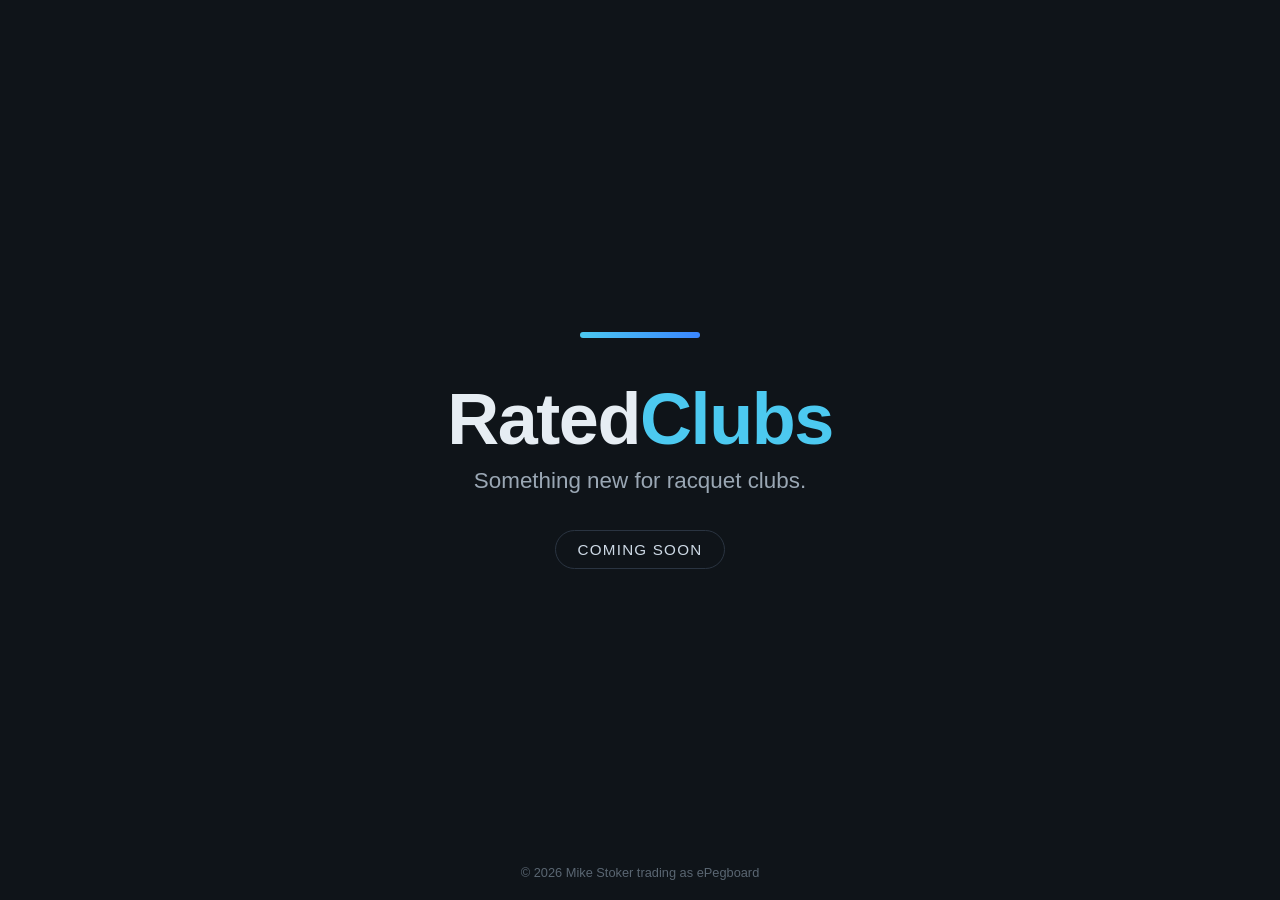
<file: ratedclubs-placeholder/index.html>
<!DOCTYPE html>
<html lang="en">
<head>
    <meta charset="utf-8" />
    <meta name="viewport" content="width=device-width, initial-scale=1.0" />
    <title>RatedClubs - Coming Soon</title>
    <meta name="description" content="RatedClubs is coming soon." />
    <meta name="robots" content="noindex" />
    <meta property="og:type" content="website" />
    <meta property="og:title" content="RatedClubs - Coming Soon" />
    <meta property="og:description" content="RatedClubs is coming soon." />
    <meta property="og:url" content="https://www.ratedclubs.com/" />
    <style>
        * { margin: 0; padding: 0; box-sizing: border-box; }
        html, body { height: 100%; }
        body {
            font-family: -apple-system, BlinkMacSystemFont, "Segoe UI", Roboto, Helvetica, Arial, sans-serif;
            background: #0f1419;
            color: #e6edf3;
            display: flex;
            align-items: center;
            justify-content: center;
            min-height: 100vh;
            text-align: center;
            padding: 24px;
        }
        .wrap { max-width: 640px; }
        .bar {
            width: 120px; height: 6px; margin: 0 auto 40px;
            background: linear-gradient(90deg, #4cc9f0, #3a86ff);
            border-radius: 3px;
        }
        h1 {
            font-size: clamp(2.5rem, 8vw, 4.5rem);
            font-weight: 700;
            letter-spacing: -0.02em;
            margin-bottom: 8px;
        }
        h1 .accent { color: #4cc9f0; }
        .tagline {
            font-size: clamp(1rem, 3vw, 1.4rem);
            color: #9aa7b4;
            font-weight: 400;
            margin-bottom: 36px;
        }
        .soon {
            display: inline-block;
            padding: 10px 22px;
            border: 1px solid #2a3441;
            border-radius: 999px;
            color: #cdd9e5;
            font-size: 0.95rem;
            letter-spacing: 0.08em;
            text-transform: uppercase;
        }
        footer {
            position: fixed; bottom: 20px; left: 0; right: 0;
            color: #5a6672; font-size: 0.8rem;
        }
        footer a { color: #5a6672; text-decoration: none; }
        footer a:hover { color: #9aa7b4; }
    </style>
</head>
<body>
    <div class="wrap">
        <div class="bar"></div>
        <h1>Rated<span class="accent">Clubs</span></h1>
        <p class="tagline">Something new for racquet clubs.</p>
        <span class="soon">Coming soon</span>
    </div>
    <footer>&copy; <span id="y"></span> Mike Stoker trading as ePegboard</footer>
    <script>document.getElementById('y').textContent = new Date().getFullYear();</script>
</body>
</html>
</file>
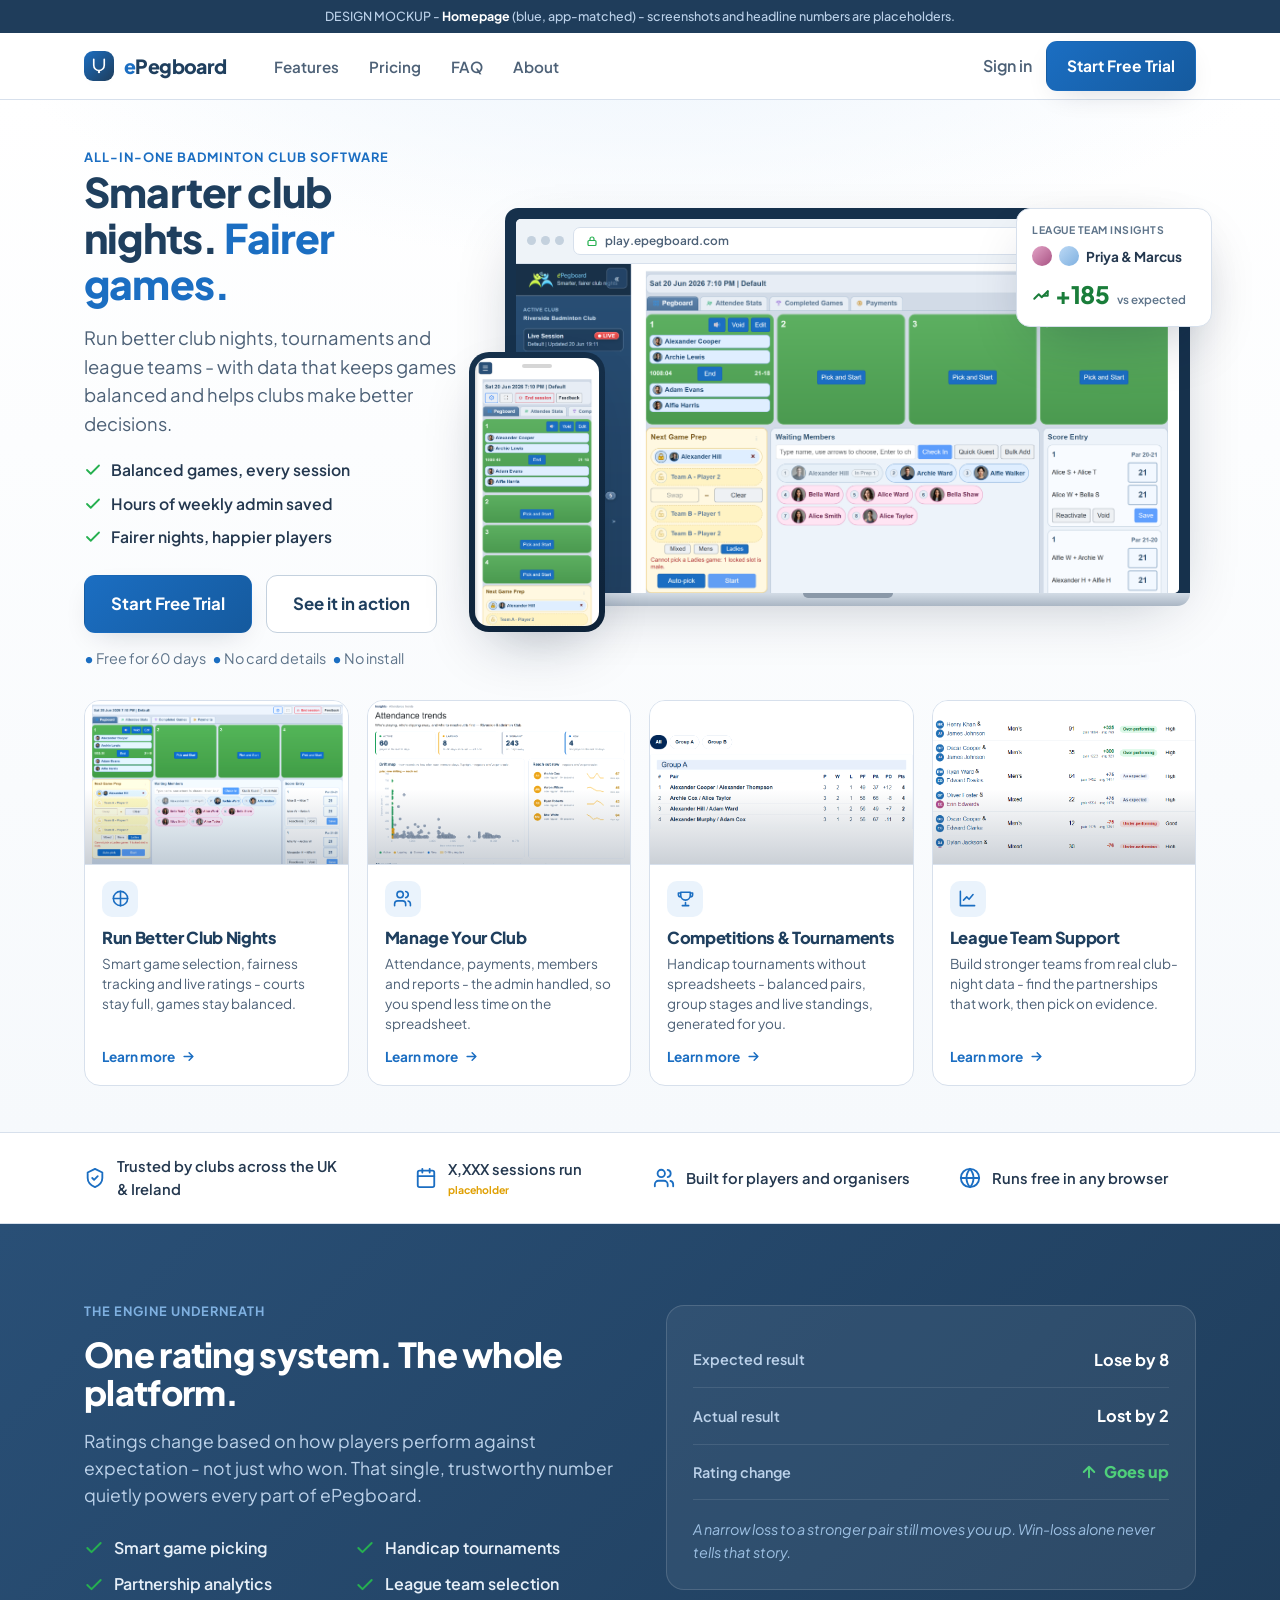
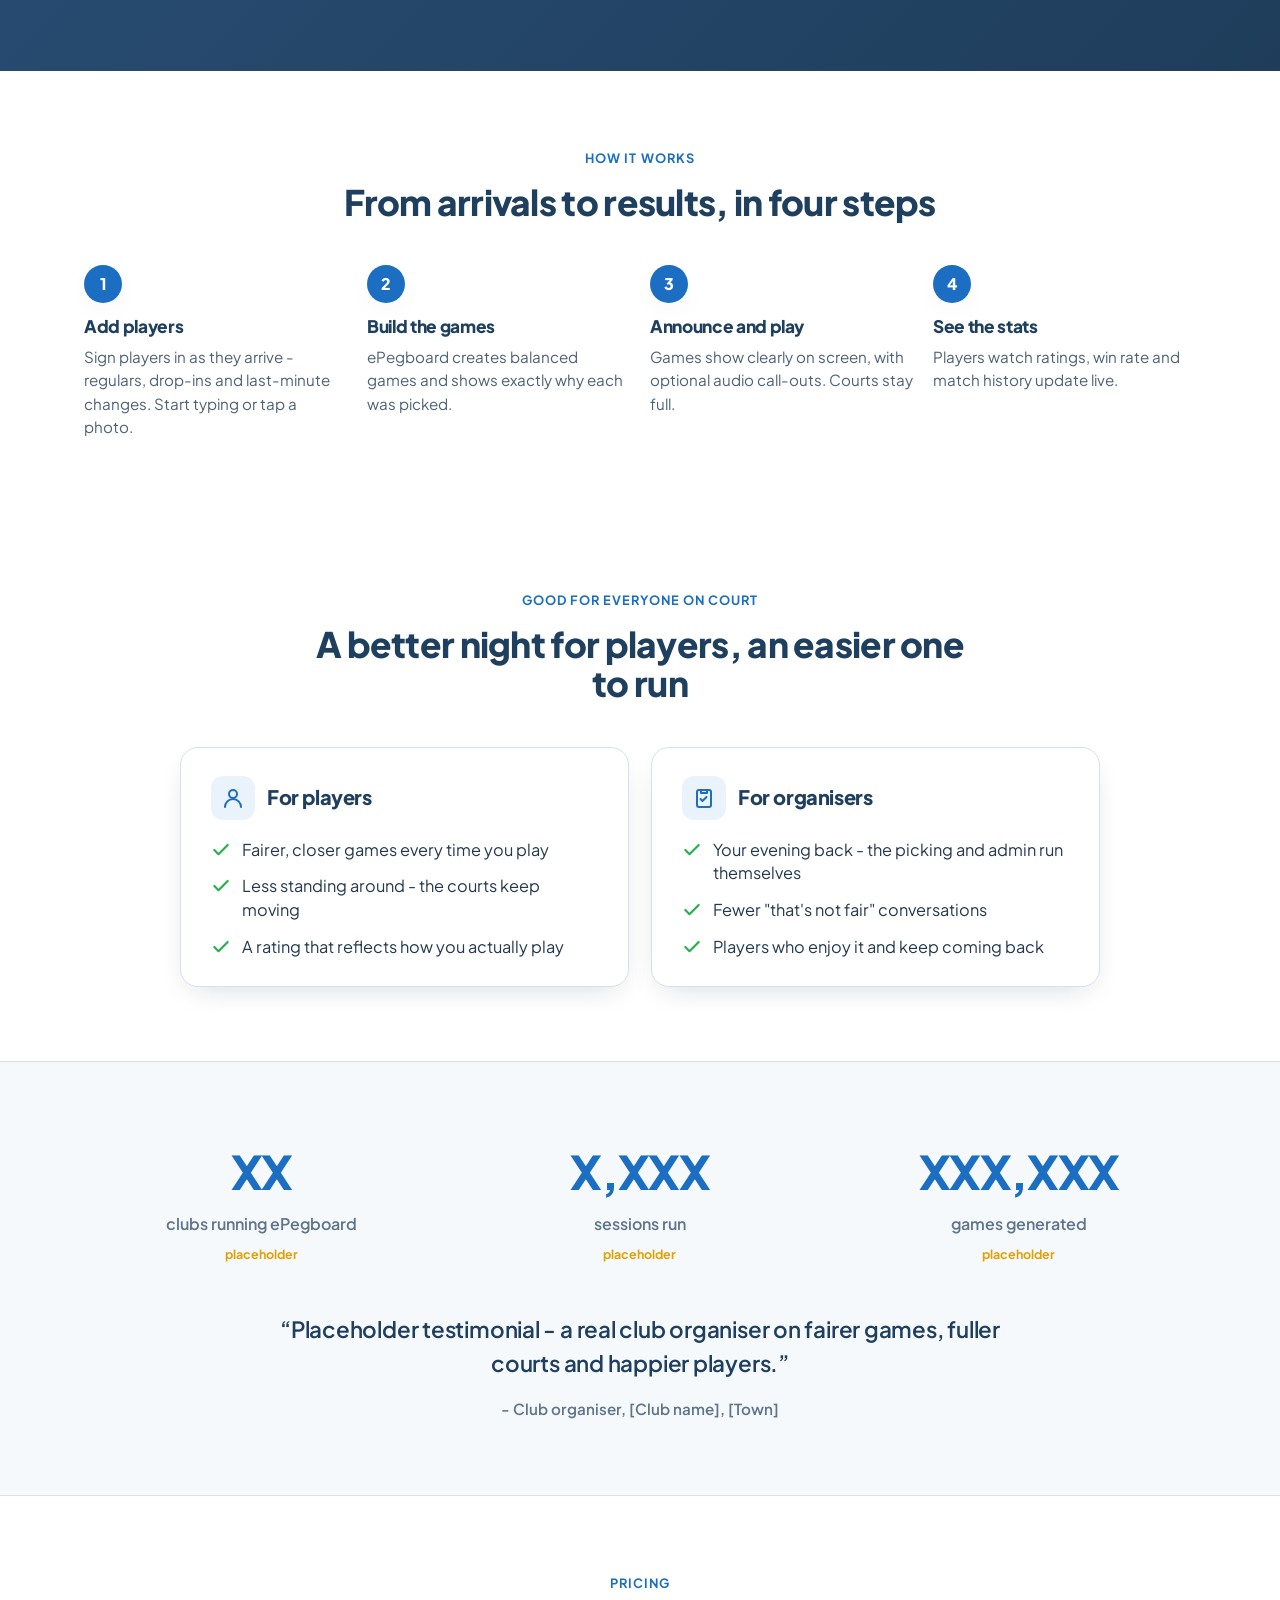
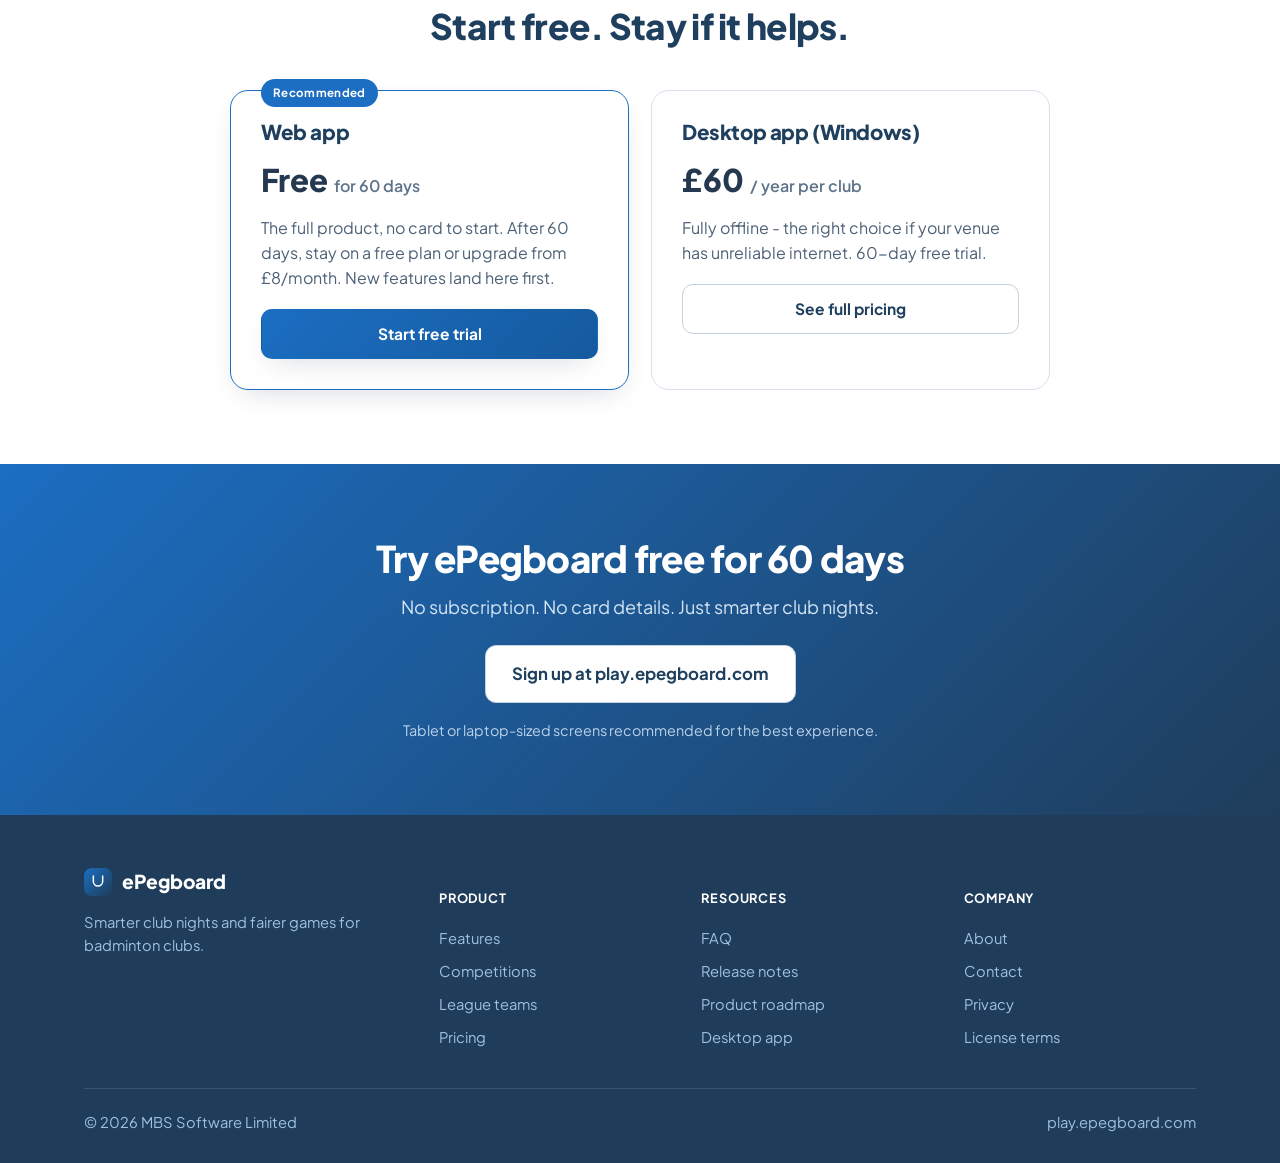
<file: docs/redesign/mockups/index.html>
<!DOCTYPE html>
<html lang="en">
<head>
<meta charset="utf-8" />
<meta name="viewport" content="width=device-width, initial-scale=1.0" />
<title>ePegboard - Smarter Club Nights. Fairer Games.</title>
<link rel="preconnect" href="https://fonts.googleapis.com">
<link rel="preconnect" href="https://fonts.gstatic.com" crossorigin>
<link href="https://fonts.googleapis.com/css2?family=Plus+Jakarta+Sans:wght@400;500;600;700;800&display=swap" rel="stylesheet">
<link rel="stylesheet" href="mockup.css">
</head>
<body>

<div class="ribbon">DESIGN MOCKUP - <b>Homepage</b> (blue, app-matched) - screenshots and headline numbers are placeholders.</div>

<header class="nav">
  <div class="wrap nav-inner">
    <a class="brand" href="index.html">
      <span class="mark"><svg viewBox="0 0 24 24" fill="none" stroke="#fff" stroke-width="2.2" stroke-linecap="round"><path d="M5 3v8a7 7 0 0 0 14 0V3"/><circle cx="12" cy="20" r="1.6" fill="#fff" stroke="none"/></svg></span>
      <span><span class="e">e</span>Pegboard</span>
    </a>
    <nav class="nav-links">
      <a href="features.html">Features</a>
      <a href="pricing.html">Pricing</a>
      <a href="faq.html">FAQ</a>
      <a href="about.html">About</a>
    </nav>
    <div class="nav-cta">
      <a class="signin" href="https://play.epegboard.com" target="_blank">Sign in</a>
      <a class="btn btn-primary" href="https://play.epegboard.com/signup" target="_blank">Start Free Trial</a>
    </div>
  </div>
</header>

<!-- HERO: copy + tablet screenshot, four small feature cards beneath -->
<section class="hero" style="padding:0">
  <div class="wrap">
    <div class="hero-top">
      <div class="hero-copy">
        <span class="eyebrow">All-in-one badminton club software</span>
        <h1>Smarter club nights. <span class="accent">Fairer games.</span></h1>
        <p class="lede">Run better club nights, tournaments and league teams - with data that keeps games balanced and helps clubs make better decisions.</p>
        <ul class="hero-bullets">
          <li><svg viewBox="0 0 24 24" fill="none" stroke="currentColor" stroke-width="2.4" stroke-linecap="round" stroke-linejoin="round"><path d="M20 6L9 17l-5-5"/></svg> Balanced games, every session</li>
          <li><svg viewBox="0 0 24 24" fill="none" stroke="currentColor" stroke-width="2.4" stroke-linecap="round" stroke-linejoin="round"><path d="M20 6L9 17l-5-5"/></svg> Hours of weekly admin saved</li>
          <li><svg viewBox="0 0 24 24" fill="none" stroke="currentColor" stroke-width="2.4" stroke-linecap="round" stroke-linejoin="round"><path d="M20 6L9 17l-5-5"/></svg> Fairer nights, happier players</li>
        </ul>
        <div class="hero-actions">
          <a class="btn btn-primary btn-lg" href="https://play.epegboard.com/signup" target="_blank">Start Free Trial</a>
          <a class="btn btn-ghost btn-lg" href="#showcase">See it in action</a>
        </div>
        <p class="trust"><span class="dot">&bull;</span> Free for 60 days &nbsp; <span class="dot">&bull;</span> No card details &nbsp; <span class="dot">&bull;</span> No install</p>
      </div>

      <div class="hero-visual">
        <div class="laptop">
          <div class="screen">
            <div class="browserbar">
              <span class="dots"><i></i><i></i><i></i></span>
              <span class="url"><svg viewBox="0 0 24 24" fill="none" stroke="currentColor" stroke-width="2.4" stroke-linecap="round" stroke-linejoin="round"><rect x="4" y="11" width="16" height="10" rx="2"/><path d="M8 11V8a4 4 0 0 1 8 0v3"/></svg> play.epegboard.com</span>
            </div>
            <img src="img/site-dashboard.png" alt="ePegboard live session dashboard - four courts running with waiting members">
          </div>
        </div>
        <div class="laptop-base"></div>

        <div class="float float-analytics">
          <div class="fc-label">League team insights</div>
          <div class="fc-pair"><span class="av f"></span><span class="av"></span> Priya &amp; Marcus</div>
          <div class="fc-stat"><span class="up"><svg viewBox="0 0 24 24" fill="none" stroke="currentColor" stroke-width="2.6" stroke-linecap="round" stroke-linejoin="round"><path d="M3 17l6-6 4 4 8-8"/><path d="M21 7v6h-6"/></svg> +185</span><small>vs expected</small></div>
        </div>

        <div class="phone">
          <div class="pscreen"><span class="notch"></span><img src="img/phone-session.png" alt="A live club-night session running on a phone - courts, players and scores"></div>
        </div>
      </div>
    </div>

    <div class="feat-cards">
      <a class="feat-card" href="club-nights.html">
        <div class="feat-thumb"><img src="img/session-board.png" alt="Live session board preview"></div>
        <div class="feat-body">
          <div class="feat-ico"><svg viewBox="0 0 24 24" fill="none" stroke="currentColor" stroke-width="2" stroke-linecap="round" stroke-linejoin="round"><path d="M3 12a9 9 0 1 0 18 0 9 9 0 0 0-18 0z"/><path d="M3 12h18M12 3v18"/></svg></div>
          <h4>Run Better Club Nights</h4>
          <p>Smart game selection, fairness tracking and live ratings - courts stay full, games stay balanced.</p>
          <span class="feat-learn">Learn more <svg viewBox="0 0 24 24" fill="none" stroke="currentColor" stroke-width="2.4" stroke-linecap="round" stroke-linejoin="round"><path d="M5 12h14M13 6l6 6-6 6"/></svg></span>
        </div>
      </a>
      <a class="feat-card" href="club-management.html">
        <div class="feat-thumb"><img src="img/attendance-trends.png" alt="Attendance trends - active, lapsing and dormant members, and who to reach out to" style="object-position:top center"></div>
        <div class="feat-body">
          <div class="feat-ico"><svg viewBox="0 0 24 24" fill="none" stroke="currentColor" stroke-width="2" stroke-linecap="round" stroke-linejoin="round"><path d="M16 21v-2a4 4 0 0 0-4-4H6a4 4 0 0 0-4 4v2"/><circle cx="9" cy="7" r="4"/><path d="M22 21v-2a4 4 0 0 0-3-3.87M16 3.13A4 4 0 0 1 16 11"/></svg></div>
          <h4>Manage Your Club</h4>
          <p>Attendance, payments, members and reports - the admin handled, so you spend less time on the spreadsheet.</p>
          <span class="feat-learn">Learn more <svg viewBox="0 0 24 24" fill="none" stroke="currentColor" stroke-width="2.4" stroke-linecap="round" stroke-linejoin="round"><path d="M5 12h14M13 6l6 6-6 6"/></svg></span>
        </div>
      </a>
      <a class="feat-card" href="competitions.html">
        <div class="feat-thumb"><img src="img/standings-card.png" alt="Live competition standings - group table with points, games won and point difference" style="object-fit:contain;object-position:center;background:#fff"></div>
        <div class="feat-body">
          <div class="feat-ico"><svg viewBox="0 0 24 24" fill="none" stroke="currentColor" stroke-width="2" stroke-linecap="round" stroke-linejoin="round"><path d="M8 21h8M12 17v4M6 4h12v4a6 6 0 0 1-12 0V4zM6 5H3v2a3 3 0 0 0 3 3M18 5h3v2a3 3 0 0 1-3 3"/></svg></div>
          <h4>Competitions &amp; Tournaments</h4>
          <p>Handicap tournaments without spreadsheets - balanced pairs, group stages and live standings, generated for you.</p>
          <span class="feat-learn">Learn more <svg viewBox="0 0 24 24" fill="none" stroke="currentColor" stroke-width="2.4" stroke-linecap="round" stroke-linejoin="round"><path d="M5 12h14M13 6l6 6-6 6"/></svg></span>
        </div>
      </a>
      <a class="feat-card" href="league-team-support.html">
        <div class="feat-thumb"><img src="img/partnerships-card.png" alt="Partnership analytics - pairs and how they perform versus expectation, with verdict and confidence" style="object-fit:contain;object-position:center;background:#fff"></div>
        <div class="feat-body">
          <div class="feat-ico"><svg viewBox="0 0 24 24" fill="none" stroke="currentColor" stroke-width="2" stroke-linecap="round" stroke-linejoin="round"><path d="M3 3v18h18M7 14l4-4 3 3 5-6"/></svg></div>
          <h4>League Team Support</h4>
          <p>Build stronger teams from real club-night data - find the partnerships that work, then pick on evidence.</p>
          <span class="feat-learn">Learn more <svg viewBox="0 0 24 24" fill="none" stroke="currentColor" stroke-width="2.4" stroke-linecap="round" stroke-linejoin="round"><path d="M5 12h14M13 6l6 6-6 6"/></svg></span>
        </div>
      </a>
    </div>
  </div>
</section>

<!-- TRUST STRIP -->
<section class="trust-strip" style="padding:0">
  <div class="wrap"><div class="row">
    <div class="trust-item"><svg viewBox="0 0 24 24" fill="none" stroke="currentColor" stroke-width="2" stroke-linecap="round" stroke-linejoin="round"><path d="M12 2l8 4v6c0 5-3.5 8-8 10-4.5-2-8-5-8-10V6z"/><path d="M9 12l2 2 4-4"/></svg> Trusted by clubs across the UK &amp; Ireland</div>
    <div class="trust-item"><svg viewBox="0 0 24 24" fill="none" stroke="currentColor" stroke-width="2" stroke-linecap="round" stroke-linejoin="round"><rect x="3" y="4" width="18" height="18" rx="2"/><path d="M16 2v4M8 2v4M3 10h18"/></svg> <span>X,XXX sessions run<span class="ph-note">placeholder</span></span></div>
    <div class="trust-item"><svg viewBox="0 0 24 24" fill="none" stroke="currentColor" stroke-width="2" stroke-linecap="round" stroke-linejoin="round"><path d="M16 21v-2a4 4 0 0 0-4-4H6a4 4 0 0 0-4 4v2"/><circle cx="9" cy="7" r="4"/><path d="M22 21v-2a4 4 0 0 0-3-3.87M16 3.13A4 4 0 0 1 16 11"/></svg> Built for players and organisers</div>
    <div class="trust-item"><svg viewBox="0 0 24 24" fill="none" stroke="currentColor" stroke-width="2" stroke-linecap="round" stroke-linejoin="round"><circle cx="12" cy="12" r="10"/><path d="M2 12h20M12 2a15 15 0 0 1 0 20 15 15 0 0 1 0-20z"/></svg> Runs free in any browser</div>
  </div></div>
</section>

<!-- ENGINE -->
<section class="engine">
  <div class="wrap engine-grid">
    <div>
      <span class="eyebrow">The engine underneath</span>
      <h2>One rating system. The whole platform.</h2>
      <p class="sub">Ratings change based on how players perform against expectation - not just who won. That single, trustworthy number quietly powers every part of ePegboard.</p>
      <ul class="drives">
        <li><svg viewBox="0 0 24 24" fill="none" stroke="currentColor" stroke-width="2.4" stroke-linecap="round" stroke-linejoin="round"><path d="M20 6L9 17l-5-5"/></svg> Smart game picking</li>
        <li><svg viewBox="0 0 24 24" fill="none" stroke="currentColor" stroke-width="2.4" stroke-linecap="round" stroke-linejoin="round"><path d="M20 6L9 17l-5-5"/></svg> Handicap tournaments</li>
        <li><svg viewBox="0 0 24 24" fill="none" stroke="currentColor" stroke-width="2.4" stroke-linecap="round" stroke-linejoin="round"><path d="M20 6L9 17l-5-5"/></svg> Partnership analytics</li>
        <li><svg viewBox="0 0 24 24" fill="none" stroke="currentColor" stroke-width="2.4" stroke-linecap="round" stroke-linejoin="round"><path d="M20 6L9 17l-5-5"/></svg> League team selection</li>
      </ul>
    </div>
    <div class="rating-demo">
      <div class="rd-row"><span class="rd-label">Expected result</span><span class="rd-val">Lose by 8</span></div>
      <div class="rd-row"><span class="rd-label">Actual result</span><span class="rd-val">Lost by 2</span></div>
      <div class="rd-row"><span class="rd-label">Rating change</span><span class="rd-up"><svg viewBox="0 0 24 24" fill="none" stroke="currentColor" stroke-width="2.6" stroke-linecap="round" stroke-linejoin="round"><path d="M12 19V5M5 12l7-7 7 7"/></svg> Goes up</span></div>
      <p class="rd-note">A narrow loss to a stronger pair still moves you up. Win-loss alone never tells that story.</p>
    </div>
  </div>
</section>

<!-- HOW IT WORKS -->
<section>
  <div class="wrap">
    <div class="section-head center"><span class="eyebrow">How it works</span><h2>From arrivals to results, in four steps</h2></div>
    <div class="steps">
      <div class="step"><div class="n">1</div><h4>Add players</h4><p>Sign players in as they arrive - regulars, drop-ins and last-minute changes. Start typing or tap a photo.</p></div>
      <div class="step"><div class="n">2</div><h4>Build the games</h4><p>ePegboard creates balanced games and shows exactly why each was picked.</p></div>
      <div class="step"><div class="n">3</div><h4>Announce and play</h4><p>Games show clearly on screen, with optional audio call-outs. Courts stay full.</p></div>
      <div class="step"><div class="n">4</div><h4>See the stats</h4><p>Players watch ratings, win rate and match history update live.</p></div>
    </div>
  </div>
</section>

<!-- FOR PLAYERS / FOR ORGANISERS -->
<section>
  <div class="wrap">
    <div class="section-head center"><span class="eyebrow">Good for everyone on court</span><h2>A better night for players, an easier one to run</h2></div>
    <div class="audience-grid">
      <div class="audience-card">
        <div class="audience-head"><span class="audience-ico"><svg viewBox="0 0 24 24" fill="none" stroke="currentColor" stroke-width="2" stroke-linecap="round" stroke-linejoin="round"><circle cx="12" cy="8" r="4"/><path d="M4 21a8 8 0 0 1 16 0"/></svg></span><h3>For players</h3></div>
        <ul class="audience-list">
          <li><svg viewBox="0 0 24 24" fill="none" stroke="currentColor" stroke-width="2.6" stroke-linecap="round" stroke-linejoin="round"><path d="M20 6L9 17l-5-5"/></svg> Fairer, closer games every time you play</li>
          <li><svg viewBox="0 0 24 24" fill="none" stroke="currentColor" stroke-width="2.6" stroke-linecap="round" stroke-linejoin="round"><path d="M20 6L9 17l-5-5"/></svg> Less standing around - the courts keep moving</li>
          <li><svg viewBox="0 0 24 24" fill="none" stroke="currentColor" stroke-width="2.6" stroke-linecap="round" stroke-linejoin="round"><path d="M20 6L9 17l-5-5"/></svg> A rating that reflects how you actually play</li>
        </ul>
      </div>
      <div class="audience-card">
        <div class="audience-head"><span class="audience-ico"><svg viewBox="0 0 24 24" fill="none" stroke="currentColor" stroke-width="2" stroke-linecap="round" stroke-linejoin="round"><rect x="5" y="4" width="14" height="17" rx="2"/><path d="M9 4h6v3H9z"/><path d="M8.5 13l2 2 4-4"/></svg></span><h3>For organisers</h3></div>
        <ul class="audience-list">
          <li><svg viewBox="0 0 24 24" fill="none" stroke="currentColor" stroke-width="2.6" stroke-linecap="round" stroke-linejoin="round"><path d="M20 6L9 17l-5-5"/></svg> Your evening back - the picking and admin run themselves</li>
          <li><svg viewBox="0 0 24 24" fill="none" stroke="currentColor" stroke-width="2.6" stroke-linecap="round" stroke-linejoin="round"><path d="M20 6L9 17l-5-5"/></svg> Fewer "that's not fair" conversations</li>
          <li><svg viewBox="0 0 24 24" fill="none" stroke="currentColor" stroke-width="2.6" stroke-linecap="round" stroke-linejoin="round"><path d="M20 6L9 17l-5-5"/></svg> Players who enjoy it and keep coming back</li>
        </ul>
      </div>
    </div>
  </div>
</section>

<!-- SOCIAL PROOF -->
<section class="bg-soft">
  <div class="wrap">
    <div class="stats">
      <div class="stat"><div class="num">XX</div><div class="lbl">clubs running ePegboard</div><span class="ph-note">placeholder</span></div>
      <div class="stat"><div class="num">X,XXX</div><div class="lbl">sessions run</div><span class="ph-note">placeholder</span></div>
      <div class="stat"><div class="num">XXX,XXX</div><div class="lbl">games generated</div><span class="ph-note">placeholder</span></div>
    </div>
    <div class="quote">
      <p>&ldquo;Placeholder testimonial - a real club organiser on fairer games, fuller courts and happier players.&rdquo;</p>
      <div class="who">- Club organiser, [Club name], [Town]</div>
    </div>
  </div>
</section>

<!-- PRICING TEASER -->
<section>
  <div class="wrap">
    <div class="section-head center"><span class="eyebrow">Pricing</span><h2>Start free. Stay if it helps.</h2></div>
    <div class="price-grid">
      <div class="price feat"><span class="badge">Recommended</span><h3>Web app</h3><div class="amt">Free <span>for 60 days</span></div><p>The full product, no card to start. After 60 days, stay on a free plan or upgrade from &pound;8/month. New features land here first.</p><a class="btn btn-primary" href="https://play.epegboard.com/signup" target="_blank">Start free trial</a></div>
      <div class="price"><h3>Desktop app (Windows)</h3><div class="amt">&pound;60 <span>/ year per club</span></div><p>Fully offline - the right choice if your venue has unreliable internet. 60-day free trial.</p><a class="btn btn-ghost" href="pricing.html">See full pricing</a></div>
    </div>
  </div>
</section>

<!-- FINAL CTA -->
<section class="cta">
  <div class="wrap">
    <h2>Try ePegboard free for 60 days</h2>
    <p>No subscription. No card details. Just smarter club nights.</p>
    <a class="btn btn-ghost btn-lg" style="background:#fff" href="https://play.epegboard.com/signup" target="_blank">Sign up at play.epegboard.com</a>
    <p class="fine">Tablet or laptop-sized screens recommended for the best experience.</p>
  </div>
</section>

<!-- FOOTER -->
<footer>
  <div class="wrap">
    <div class="foot-grid">
      <div>
        <div class="foot-brand"><span class="mark" style="width:28px;height:28px;border-radius:8px;background:linear-gradient(135deg,var(--primary),var(--navy));display:grid;place-items:center"><svg viewBox="0 0 24 24" fill="none" stroke="#fff" stroke-width="2.2" stroke-linecap="round" style="width:16px;height:16px"><path d="M5 3v8a7 7 0 0 0 14 0V3"/></svg></span> ePegboard</div>
        <p style="margin-top:14px;max-width:30ch">Smarter club nights and fairer games for badminton clubs.</p>
      </div>
      <div><h5>Product</h5><a href="features.html">Features</a><a href="competitions.html">Competitions</a><a href="league-team-support.html">League teams</a><a href="pricing.html">Pricing</a></div>
      <div><h5>Resources</h5><a href="faq.html">FAQ</a><a href="#">Release notes</a><a href="#">Product roadmap</a><a href="#">Desktop app</a></div>
      <div><h5>Company</h5><a href="about.html">About</a><a href="#">Contact</a><a href="#">Privacy</a><a href="#">License terms</a></div>
    </div>
    <div class="foot-bottom"><span>&copy; 2026 MBS Software Limited</span><span>play.epegboard.com</span></div>
  </div>
</footer>

</body>
</html>
</file>
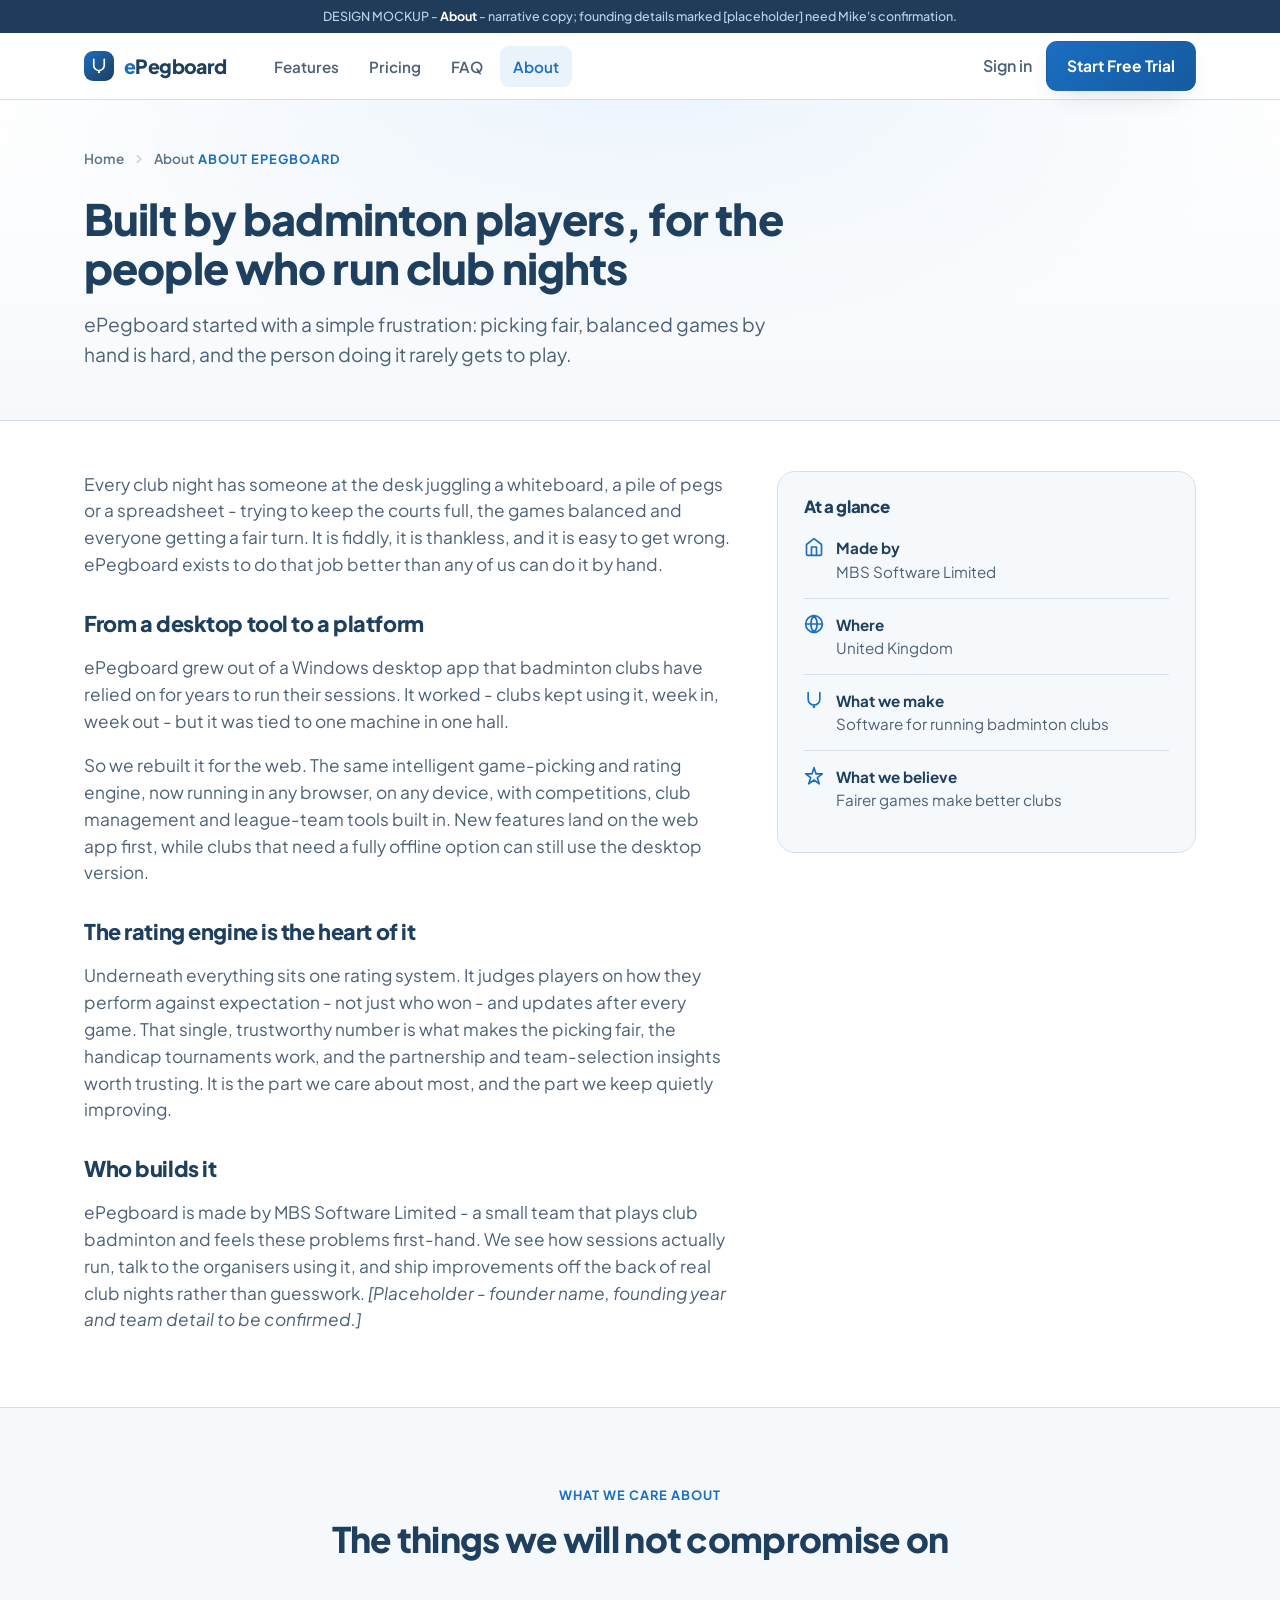
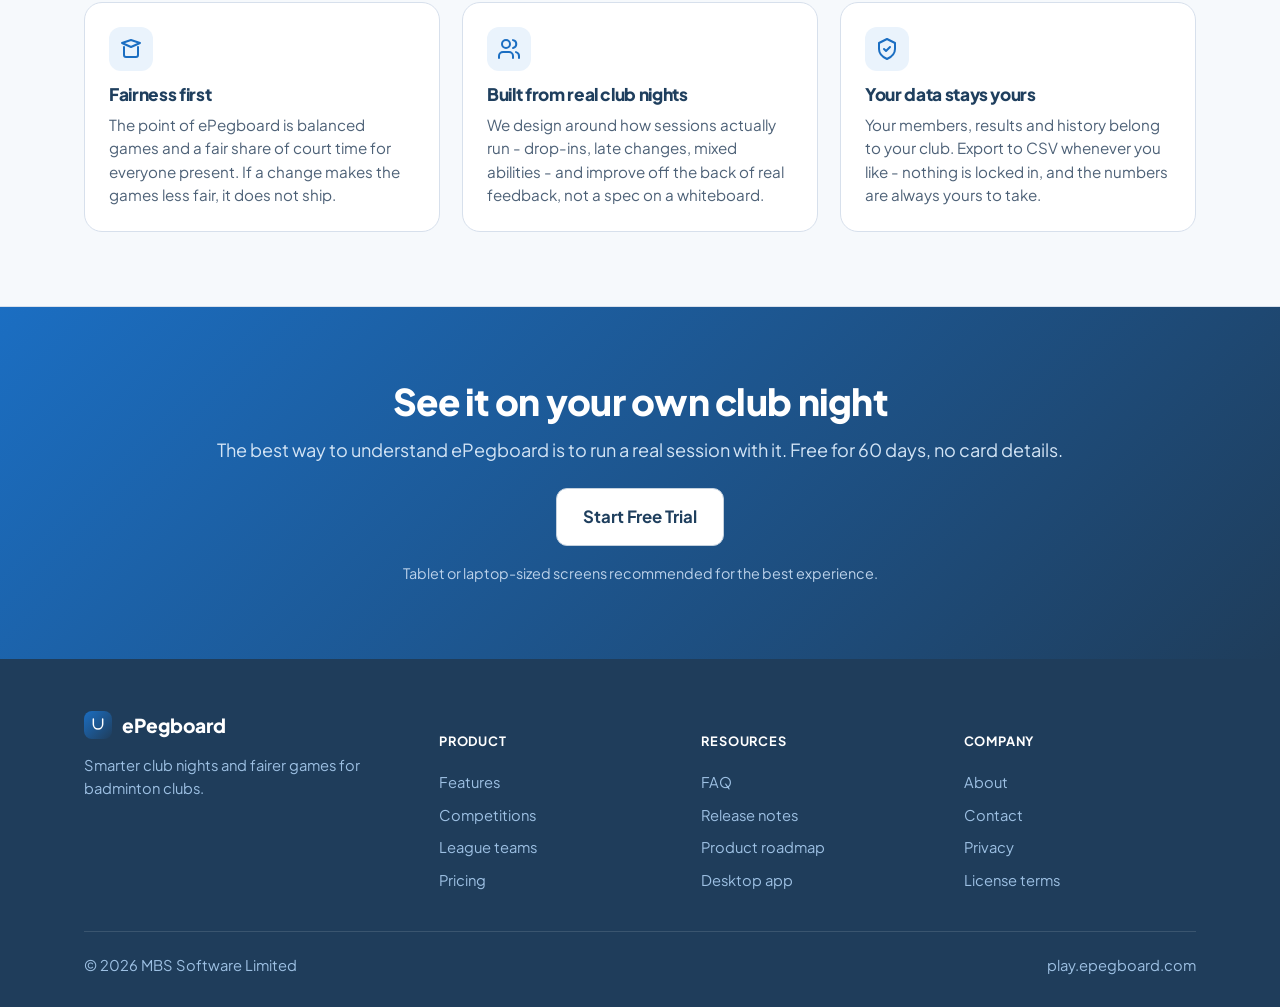
<file: docs/redesign/mockups/about.html>
<!DOCTYPE html>
<html lang="en">
<head>
<meta charset="utf-8" />
<meta name="viewport" content="width=device-width, initial-scale=1.0" />
<title>About - ePegboard badminton club software</title>
<meta name="description" content="ePegboard grew out of a desktop tool badminton clubs have used for years. Our mission: fairer games, fuller courts and less admin for the people who run club nights." />
<link rel="preconnect" href="https://fonts.googleapis.com">
<link rel="preconnect" href="https://fonts.gstatic.com" crossorigin>
<link href="https://fonts.googleapis.com/css2?family=Plus+Jakarta+Sans:wght@400;500;600;700;800&display=swap" rel="stylesheet">
<link rel="stylesheet" href="mockup.css">
</head>
<body>

<div class="ribbon">DESIGN MOCKUP - <b>About</b> - narrative copy; founding details marked [placeholder] need Mike's confirmation.</div>

<header class="nav">
  <div class="wrap nav-inner">
    <a class="brand" href="index.html">
      <span class="mark"><svg viewBox="0 0 24 24" fill="none" stroke="#fff" stroke-width="2.2" stroke-linecap="round"><path d="M5 3v8a7 7 0 0 0 14 0V3"/><circle cx="12" cy="20" r="1.6" fill="#fff" stroke="none"/></svg></span>
      <span><span class="e">e</span>Pegboard</span>
    </a>
    <nav class="nav-links">
      <a href="features.html">Features</a>
      <a href="pricing.html">Pricing</a>
      <a href="faq.html">FAQ</a>
      <a href="about.html" class="active">About</a>
    </nav>
    <div class="nav-cta">
      <a class="signin" href="https://play.epegboard.com" target="_blank">Sign in</a>
      <a class="btn btn-primary" href="https://play.epegboard.com/signup" target="_blank">Start Free Trial</a>
    </div>
  </div>
</header>

<!-- HERO -->
<section class="page-hero" style="padding:0">
  <div class="wrap">
    <div class="inner">
      <div class="crumb"><a href="index.html">Home</a> <svg viewBox="0 0 24 24" fill="none" stroke="currentColor" stroke-width="2.4" stroke-linecap="round" stroke-linejoin="round"><path d="M9 6l6 6-6 6"/></svg> <span>About</span></div>
      <span class="eyebrow">About ePegboard</span>
      <h1 style="margin-top:10px">Built by badminton players, for the people who run club nights</h1>
      <p class="lede">ePegboard started with a simple frustration: picking fair, balanced games by hand is hard, and the person doing it rarely gets to play.</p>
    </div>
  </div>
</section>

<!-- STORY -->
<section style="padding-top:50px">
  <div class="wrap">
    <div class="about-grid">

      <div class="prose">
        <p>Every club night has someone at the desk juggling a whiteboard, a pile of pegs or a spreadsheet - trying to keep the courts full, the games balanced and everyone getting a fair turn. It is fiddly, it is thankless, and it is easy to get wrong. ePegboard exists to do that job better than any of us can do it by hand.</p>

        <h3>From a desktop tool to a platform</h3>
        <p>ePegboard grew out of a Windows desktop app that badminton clubs have relied on for years to run their sessions. It worked - clubs kept using it, week in, week out - but it was tied to one machine in one hall.</p>
        <p>So we rebuilt it for the web. The same intelligent game-picking and rating engine, now running in any browser, on any device, with competitions, club management and league-team tools built in. New features land on the web app first, while clubs that need a fully offline option can still use the desktop version.</p>

        <h3>The rating engine is the heart of it</h3>
        <p>Underneath everything sits one rating system. It judges players on how they perform against expectation - not just who won - and updates after every game. That single, trustworthy number is what makes the picking fair, the handicap tournaments work, and the partnership and team-selection insights worth trusting. It is the part we care about most, and the part we keep quietly improving.</p>

        <h3>Who builds it</h3>
        <p>ePegboard is made by MBS Software Limited - a small team that plays club badminton and feels these problems first-hand. We see how sessions actually run, talk to the organisers using it, and ship improvements off the back of real club nights rather than guesswork. <em>[Placeholder - founder name, founding year and team detail to be confirmed.]</em></p>
      </div>

      <aside class="about-aside">
        <h4>At a glance</h4>
        <div class="ab-row"><svg viewBox="0 0 24 24" fill="none" stroke="currentColor" stroke-width="2" stroke-linecap="round" stroke-linejoin="round"><path d="M3 9l9-7 9 7v11a2 2 0 0 1-2 2H5a2 2 0 0 1-2-2z"/><path d="M9 22V12h6v10"/></svg><span><b>Made by</b><br>MBS Software Limited</span></div>
        <div class="ab-row"><svg viewBox="0 0 24 24" fill="none" stroke="currentColor" stroke-width="2" stroke-linecap="round" stroke-linejoin="round"><circle cx="12" cy="12" r="10"/><path d="M2 12h20M12 2a15 15 0 0 1 0 20 15 15 0 0 1 0-20z"/></svg><span><b>Where</b><br>United Kingdom</span></div>
        <div class="ab-row"><svg viewBox="0 0 24 24" fill="none" stroke="currentColor" stroke-width="2" stroke-linecap="round" stroke-linejoin="round"><path d="M5 3v8a7 7 0 0 0 14 0V3"/><circle cx="12" cy="20" r="1.6" fill="currentColor" stroke="none"/></svg><span><b>What we make</b><br>Software for running badminton clubs</span></div>
        <div class="ab-row"><svg viewBox="0 0 24 24" fill="none" stroke="currentColor" stroke-width="2" stroke-linecap="round" stroke-linejoin="round"><path d="M12 2l2.4 7.4H22l-6 4.6 2.3 7.4-6.3-4.6L5.7 21.4 8 14 2 9.4h7.6z"/></svg><span><b>What we believe</b><br>Fairer games make better clubs</span></div>
      </aside>

    </div>
  </div>
</section>

<!-- VALUES -->
<section class="bg-soft">
  <div class="wrap">
    <div class="section-head center"><span class="eyebrow">What we care about</span><h2>The things we will not compromise on</h2></div>
    <div class="values">
      <div class="value">
        <div class="v-ico"><svg viewBox="0 0 24 24" fill="none" stroke="currentColor" stroke-width="2" stroke-linecap="round" stroke-linejoin="round"><path d="M3 6l9-3 9 3M5 10v8a2 2 0 0 0 2 2h10a2 2 0 0 0 2-2v-8M3 6l9 4 9-4"/></svg></div>
        <h4>Fairness first</h4>
        <p>The point of ePegboard is balanced games and a fair share of court time for everyone present. If a change makes the games less fair, it does not ship.</p>
      </div>
      <div class="value">
        <div class="v-ico"><svg viewBox="0 0 24 24" fill="none" stroke="currentColor" stroke-width="2" stroke-linecap="round" stroke-linejoin="round"><path d="M16 21v-2a4 4 0 0 0-4-4H6a4 4 0 0 0-4 4v2"/><circle cx="9" cy="7" r="4"/><path d="M22 21v-2a4 4 0 0 0-3-3.87M16 3.13A4 4 0 0 1 16 11"/></svg></div>
        <h4>Built from real club nights</h4>
        <p>We design around how sessions actually run - drop-ins, late changes, mixed abilities - and improve off the back of real feedback, not a spec on a whiteboard.</p>
      </div>
      <div class="value">
        <div class="v-ico"><svg viewBox="0 0 24 24" fill="none" stroke="currentColor" stroke-width="2" stroke-linecap="round" stroke-linejoin="round"><path d="M12 2l8 4v6c0 5-3.5 8-8 10-4.5-2-8-5-8-10V6z"/><path d="M9 12l2 2 4-4"/></svg></div>
        <h4>Your data stays yours</h4>
        <p>Your members, results and history belong to your club. Export to CSV whenever you like - nothing is locked in, and the numbers are always yours to take.</p>
      </div>
    </div>
  </div>
</section>

<!-- CTA -->
<section class="cta">
  <div class="wrap">
    <h2>See it on your own club night</h2>
    <p>The best way to understand ePegboard is to run a real session with it. Free for 60 days, no card details.</p>
    <a class="btn btn-ghost btn-lg" style="background:#fff" href="https://play.epegboard.com/signup" target="_blank">Start Free Trial</a>
    <p class="fine">Tablet or laptop-sized screens recommended for the best experience.</p>
  </div>
</section>

<!-- FOOTER -->
<footer>
  <div class="wrap">
    <div class="foot-grid">
      <div>
        <div class="foot-brand"><span class="mark" style="width:28px;height:28px;border-radius:8px;background:linear-gradient(135deg,var(--primary),var(--navy));display:grid;place-items:center"><svg viewBox="0 0 24 24" fill="none" stroke="#fff" stroke-width="2.2" stroke-linecap="round" style="width:16px;height:16px"><path d="M5 3v8a7 7 0 0 0 14 0V3"/></svg></span> ePegboard</div>
        <p style="margin-top:14px;max-width:30ch">Smarter club nights and fairer games for badminton clubs.</p>
      </div>
      <div><h5>Product</h5><a href="features.html">Features</a><a href="competitions.html">Competitions</a><a href="league-team-support.html">League teams</a><a href="pricing.html">Pricing</a></div>
      <div><h5>Resources</h5><a href="faq.html">FAQ</a><a href="#">Release notes</a><a href="#">Product roadmap</a><a href="#">Desktop app</a></div>
      <div><h5>Company</h5><a href="about.html">About</a><a href="#">Contact</a><a href="#">Privacy</a><a href="#">License terms</a></div>
    </div>
    <div class="foot-bottom"><span>&copy; 2026 MBS Software Limited</span><span>play.epegboard.com</span></div>
  </div>
</footer>

</body>
</html>
</file>
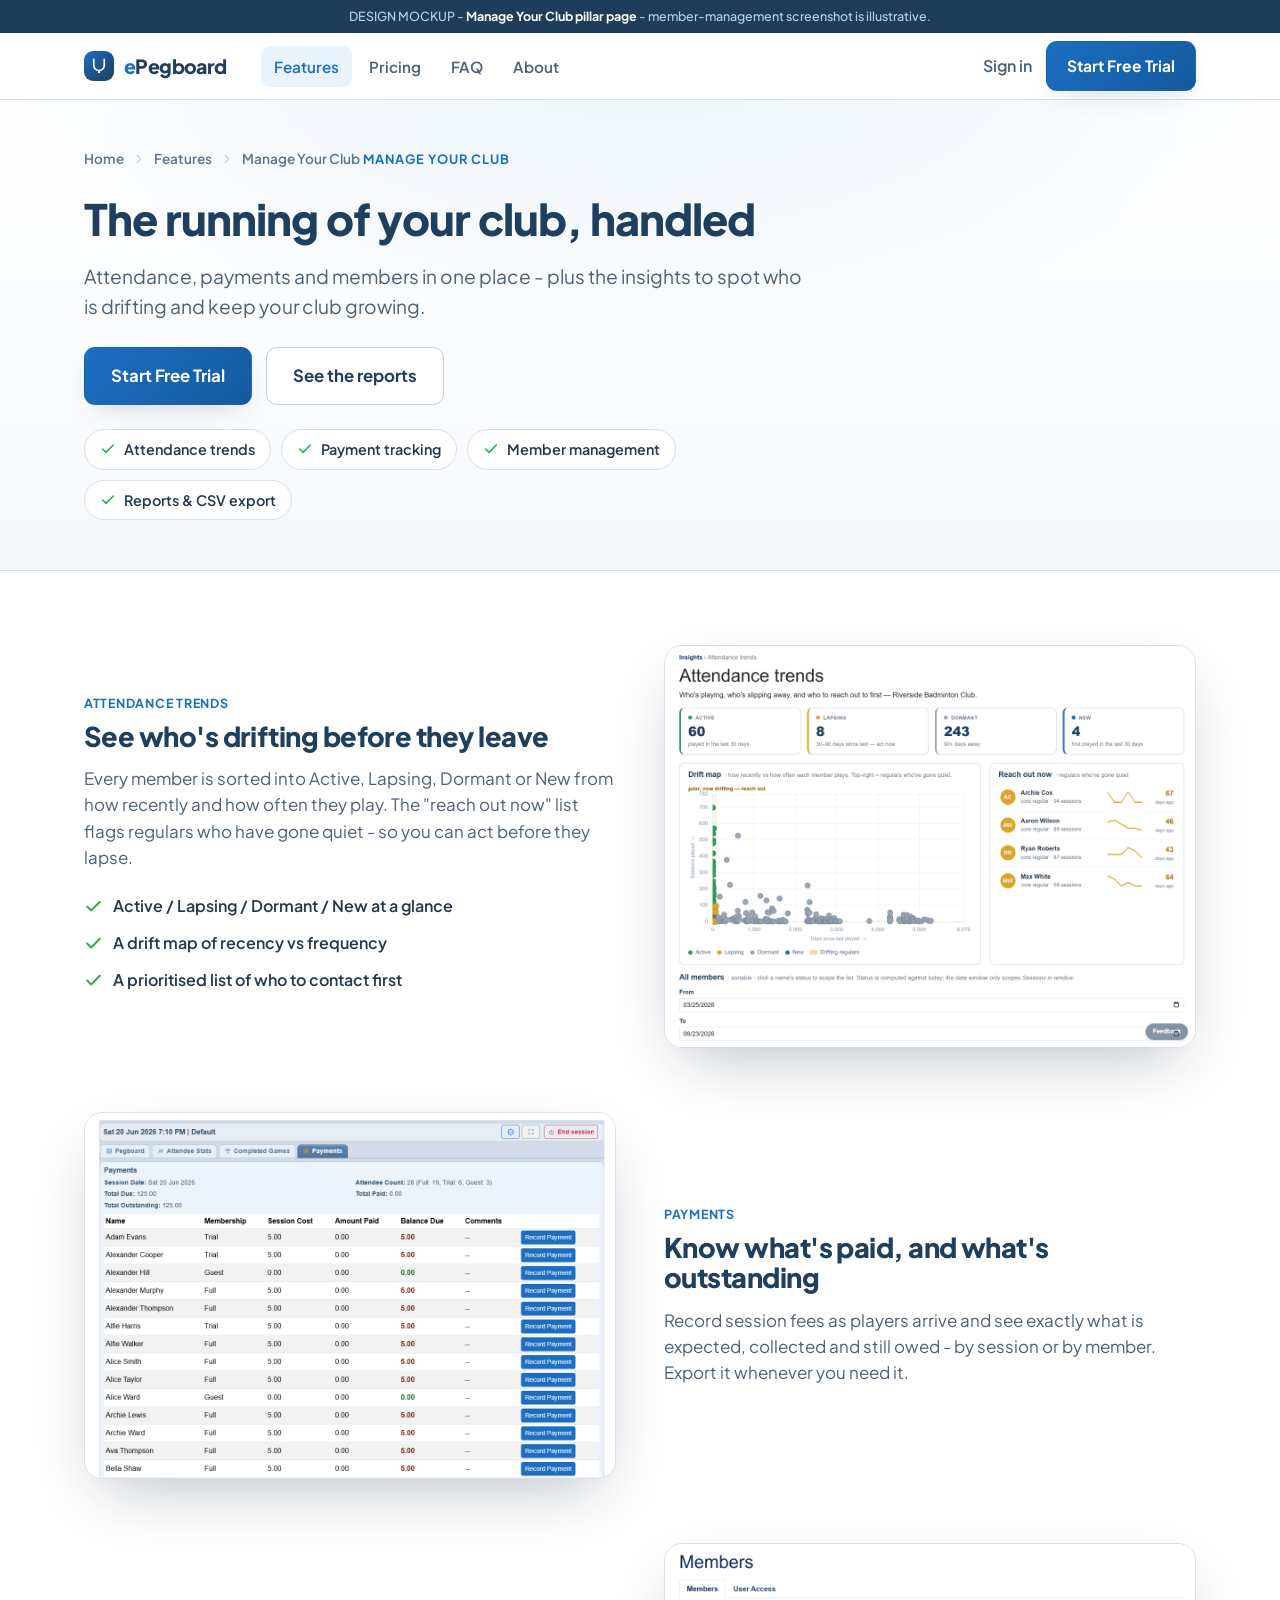
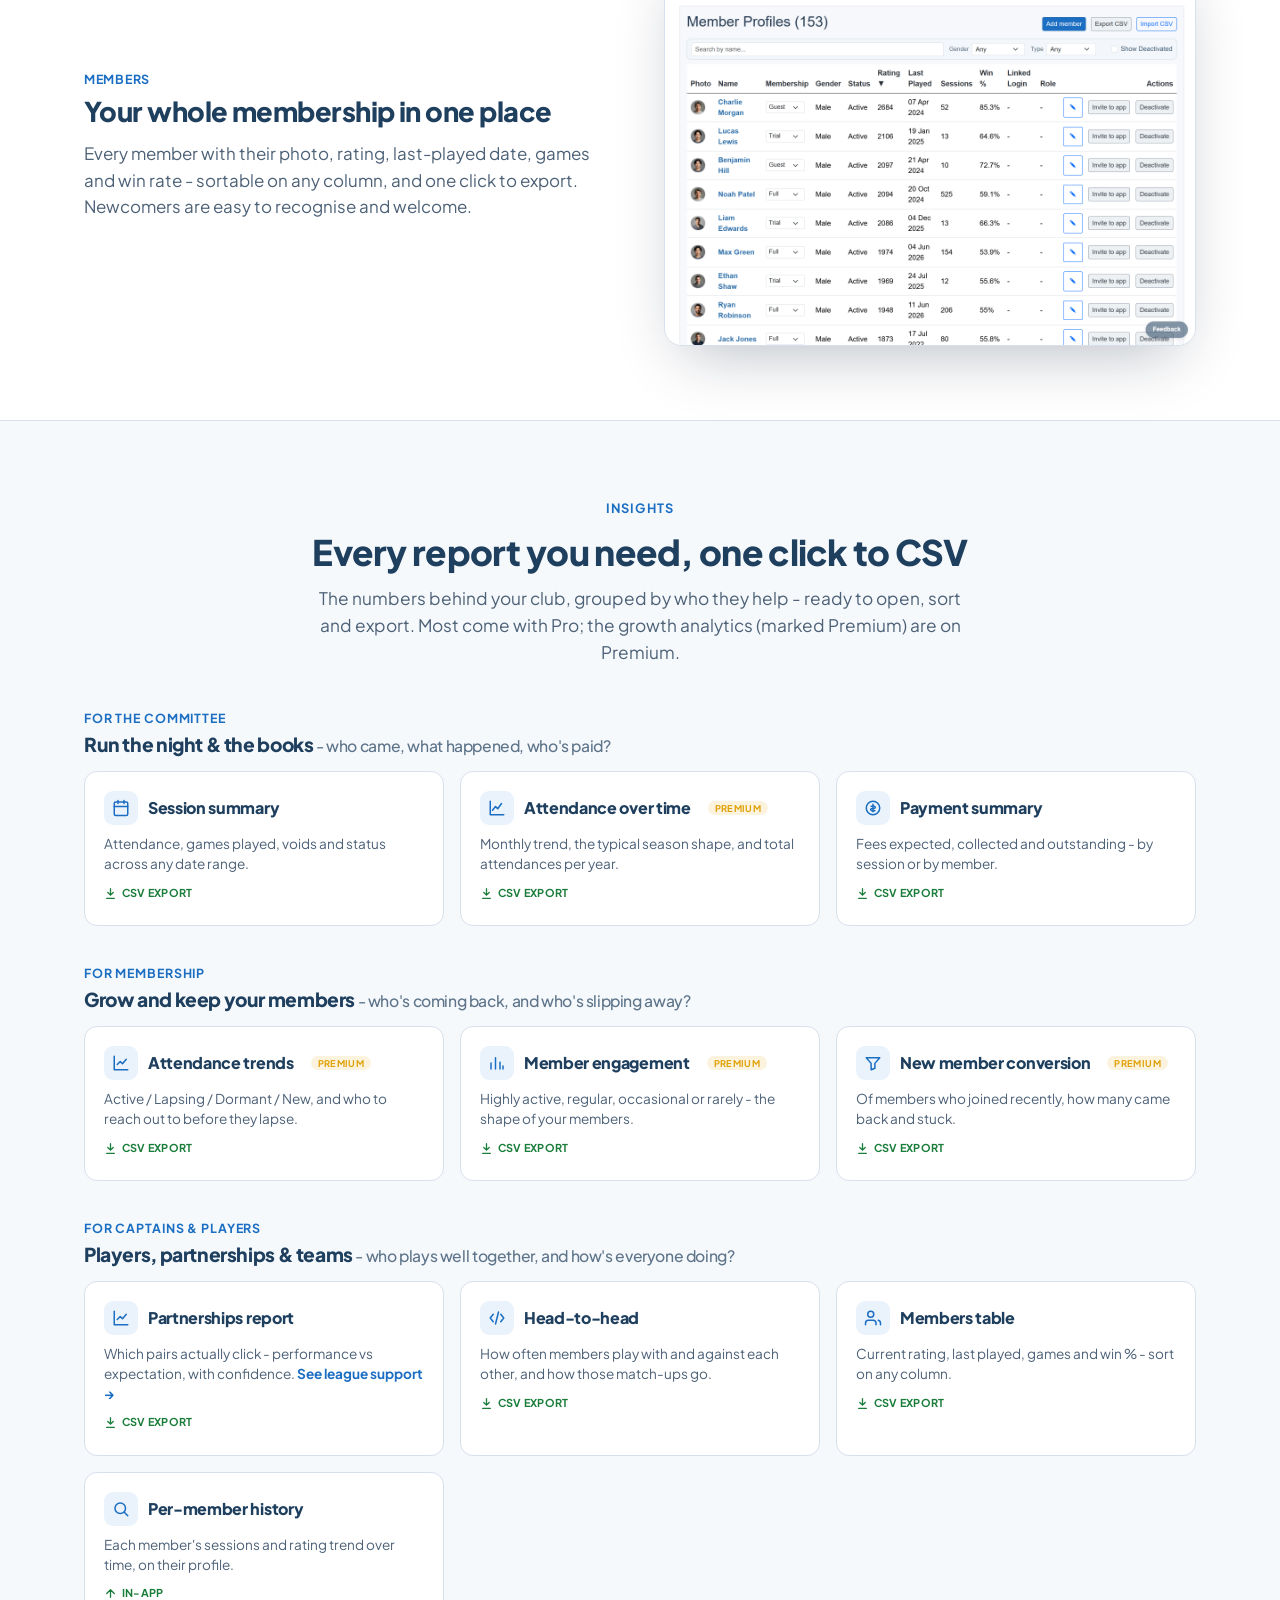
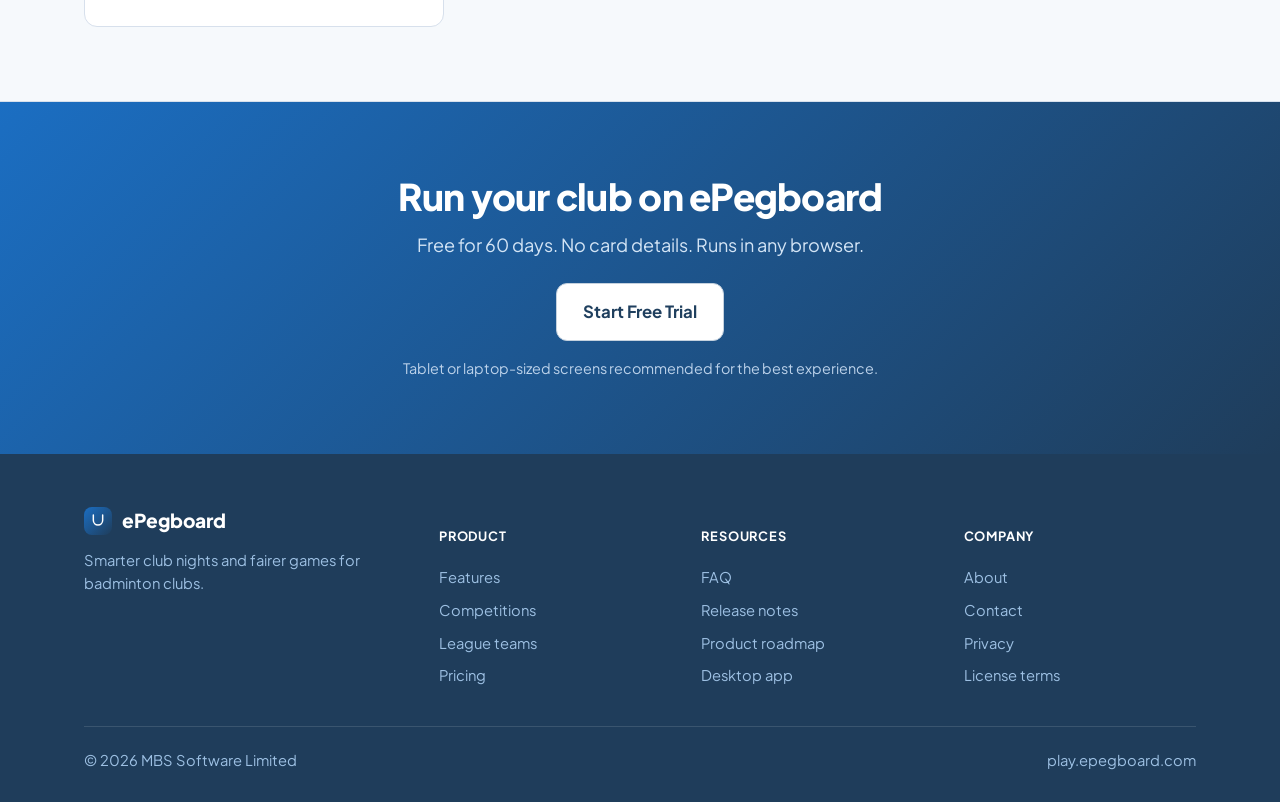
<file: docs/redesign/mockups/club-management.html>
<!DOCTYPE html>
<html lang="en">
<head>
<meta charset="utf-8" />
<meta name="viewport" content="width=device-width, initial-scale=1.0" />
<title>Badminton club management software - attendance, payments, insights - ePegboard</title>
<meta name="description" content="Manage your badminton club: attendance trends, payment tracking, member management and one-click reports - the insights to keep your club growing." />
<link rel="preconnect" href="https://fonts.googleapis.com">
<link rel="preconnect" href="https://fonts.gstatic.com" crossorigin>
<link href="https://fonts.googleapis.com/css2?family=Plus+Jakarta+Sans:wght@400;500;600;700;800&display=swap" rel="stylesheet">
<link rel="stylesheet" href="mockup.css">
</head>
<body>

<div class="ribbon">DESIGN MOCKUP - <b>Manage Your Club pillar page</b> - member-management screenshot is illustrative.</div>

<header class="nav">
  <div class="wrap nav-inner">
    <a class="brand" href="index.html">
      <span class="mark"><svg viewBox="0 0 24 24" fill="none" stroke="#fff" stroke-width="2.2" stroke-linecap="round"><path d="M5 3v8a7 7 0 0 0 14 0V3"/><circle cx="12" cy="20" r="1.6" fill="#fff" stroke="none"/></svg></span>
      <span><span class="e">e</span>Pegboard</span>
    </a>
    <nav class="nav-links">
      <a href="features.html" class="active">Features</a>
      <a href="pricing.html">Pricing</a>
      <a href="faq.html">FAQ</a>
      <a href="about.html">About</a>
    </nav>
    <div class="nav-cta">
      <a class="signin" href="https://play.epegboard.com" target="_blank">Sign in</a>
      <a class="btn btn-primary" href="https://play.epegboard.com/signup" target="_blank">Start Free Trial</a>
    </div>
  </div>
</header>

<!-- HERO -->
<section class="page-hero" style="padding:0">
  <div class="wrap">
    <div class="inner">
      <div class="crumb"><a href="index.html">Home</a> <svg viewBox="0 0 24 24" fill="none" stroke="currentColor" stroke-width="2.4" stroke-linecap="round" stroke-linejoin="round"><path d="M9 6l6 6-6 6"/></svg> <a href="features.html">Features</a> <svg viewBox="0 0 24 24" fill="none" stroke="currentColor" stroke-width="2.4" stroke-linecap="round" stroke-linejoin="round"><path d="M9 6l6 6-6 6"/></svg> <span>Manage Your Club</span></div>
      <span class="eyebrow">Manage Your Club</span>
      <h1 style="margin-top:10px">The running of your club, handled</h1>
      <p class="lede">Attendance, payments and members in one place - plus the insights to spot who is drifting and keep your club growing.</p>
      <div class="hero-actions">
        <a class="btn btn-primary btn-lg" href="https://play.epegboard.com/signup" target="_blank">Start Free Trial</a>
        <a class="btn btn-ghost btn-lg" href="#reports">See the reports</a>
      </div>
      <div class="pill-row">
        <span class="pill"><svg viewBox="0 0 24 24" fill="none" stroke="currentColor" stroke-width="2.4" stroke-linecap="round" stroke-linejoin="round"><path d="M20 6L9 17l-5-5"/></svg> Attendance trends</span>
        <span class="pill"><svg viewBox="0 0 24 24" fill="none" stroke="currentColor" stroke-width="2.4" stroke-linecap="round" stroke-linejoin="round"><path d="M20 6L9 17l-5-5"/></svg> Payment tracking</span>
        <span class="pill"><svg viewBox="0 0 24 24" fill="none" stroke="currentColor" stroke-width="2.4" stroke-linecap="round" stroke-linejoin="round"><path d="M20 6L9 17l-5-5"/></svg> Member management</span>
        <span class="pill"><svg viewBox="0 0 24 24" fill="none" stroke="currentColor" stroke-width="2.4" stroke-linecap="round" stroke-linejoin="round"><path d="M20 6L9 17l-5-5"/></svg> Reports &amp; CSV export</span>
      </div>
    </div>
  </div>
</section>

<!-- FEATURES -->
<section>
  <div class="wrap">

    <!-- Attendance trends (real) -->
    <div class="showcase" style="margin-bottom:64px">
      <div class="copy">
        <div class="step-eyebrow">Attendance trends</div>
        <h3>See who's drifting before they leave</h3>
        <p>Every member is sorted into Active, Lapsing, Dormant or New from how recently and how often they play. The "reach out now" list flags regulars who have gone quiet - so you can act before they lapse.</p>
        <ul>
          <li><svg viewBox="0 0 24 24" fill="none" stroke="currentColor" stroke-width="2.4" stroke-linecap="round" stroke-linejoin="round"><path d="M20 6L9 17l-5-5"/></svg> Active / Lapsing / Dormant / New at a glance</li>
          <li><svg viewBox="0 0 24 24" fill="none" stroke="currentColor" stroke-width="2.4" stroke-linecap="round" stroke-linejoin="round"><path d="M20 6L9 17l-5-5"/></svg> A drift map of recency vs frequency</li>
          <li><svg viewBox="0 0 24 24" fill="none" stroke="currentColor" stroke-width="2.4" stroke-linecap="round" stroke-linejoin="round"><path d="M20 6L9 17l-5-5"/></svg> A prioritised list of who to contact first</li>
        </ul>
      </div>
      <div class="shot">
        <img src="img/attendance-trends.png" alt="Attendance trends - Active, Lapsing, Dormant and New members, with a drift map and reach-out list">
      </div>
    </div>

    <!-- Payments (real) -->
    <div class="showcase flip" style="margin-bottom:64px">
      <div class="copy">
        <div class="step-eyebrow">Payments</div>
        <h3>Know what's paid, and what's outstanding</h3>
        <p>Record session fees as players arrive and see exactly what is expected, collected and still owed - by session or by member. Export it whenever you need it.</p>
      </div>
      <div class="shot">
        <img src="img/Payments.png" alt="Session payments - membership type, session cost, amount paid and balance due per member">
      </div>
    </div>

    <!-- Members -->
    <div class="showcase">
      <div class="copy">
        <div class="step-eyebrow">Members</div>
        <h3>Your whole membership in one place</h3>
        <p>Every member with their photo, rating, last-played date, games and win rate - sortable on any column, and one click to export. Newcomers are easy to recognise and welcome.</p>
      </div>
      <div class="shot">
        <img src="img/ratings.png" alt="The web member directory - photos, ratings, last played and win rate, all in one place">
      </div>
    </div>
  </div>
</section>

<!-- REPORTS / INSIGHTS GRID -->
<section class="bg-soft" id="reports">
  <div class="wrap">
    <div class="section-head center">
      <span class="eyebrow">Insights</span>
      <h2>Every report you need, one click to CSV</h2>
      <p>The numbers behind your club, grouped by who they help - ready to open, sort and export. Most come with Pro; the growth analytics (marked <span class="tier-tag" style="margin-left:0">Premium</span>) are on Premium.</p>
    </div>
    <!-- Lane: committee / treasurer -->
    <div class="report-lane">
      <div class="report-lane-head">
        <span class="who">For the committee</span>
        <h3>Run the night &amp; the books <span class="q">- who came, what happened, who's paid?</span></h3>
      </div>
      <div class="report-grid">
        <div class="report-card">
          <h4><span class="ico"><svg viewBox="0 0 24 24" fill="none" stroke="currentColor" stroke-width="2" stroke-linecap="round" stroke-linejoin="round"><rect x="3" y="4" width="18" height="18" rx="2"/><path d="M16 2v4M8 2v4M3 10h18"/></svg></span> Session summary</h4>
          <p>Attendance, games played, voids and status across any date range.</p>
          <span class="csv"><svg viewBox="0 0 24 24" fill="none" stroke="currentColor" stroke-width="2.4" stroke-linecap="round" stroke-linejoin="round"><path d="M12 3v12M7 10l5 5 5-5M5 21h14"/></svg> CSV export</span>
        </div>
        <div class="report-card">
          <h4><span class="ico"><svg viewBox="0 0 24 24" fill="none" stroke="currentColor" stroke-width="2" stroke-linecap="round" stroke-linejoin="round"><path d="M3 3v18h18"/><path d="M6 15l4-5 3 3 5-7"/></svg></span> Attendance over time <span class="tier-tag">Premium</span></h4>
          <p>Monthly trend, the typical season shape, and total attendances per year.</p>
          <span class="csv"><svg viewBox="0 0 24 24" fill="none" stroke="currentColor" stroke-width="2.4" stroke-linecap="round" stroke-linejoin="round"><path d="M12 3v12M7 10l5 5 5-5M5 21h14"/></svg> CSV export</span>
        </div>
        <div class="report-card">
          <h4><span class="ico"><svg viewBox="0 0 24 24" fill="none" stroke="currentColor" stroke-width="2" stroke-linecap="round" stroke-linejoin="round"><circle cx="12" cy="12" r="9"/><path d="M12 7v10M9.5 9.5h4a1.5 1.5 0 0 1 0 3h-3a1.5 1.5 0 0 0 0 3h4"/></svg></span> Payment summary</h4>
          <p>Fees expected, collected and outstanding - by session or by member.</p>
          <span class="csv"><svg viewBox="0 0 24 24" fill="none" stroke="currentColor" stroke-width="2.4" stroke-linecap="round" stroke-linejoin="round"><path d="M12 3v12M7 10l5 5 5-5M5 21h14"/></svg> CSV export</span>
        </div>
      </div>
    </div>

    <!-- Lane: membership / growth -->
    <div class="report-lane">
      <div class="report-lane-head">
        <span class="who">For membership</span>
        <h3>Grow and keep your members <span class="q">- who's coming back, and who's slipping away?</span></h3>
      </div>
      <div class="report-grid">
        <div class="report-card">
          <h4><span class="ico"><svg viewBox="0 0 24 24" fill="none" stroke="currentColor" stroke-width="2" stroke-linecap="round" stroke-linejoin="round"><path d="M3 3v18h18M7 14l4-4 3 3 5-6"/></svg></span> Attendance trends <span class="tier-tag">Premium</span></h4>
          <p>Active / Lapsing / Dormant / New, and who to reach out to before they lapse.</p>
          <span class="csv"><svg viewBox="0 0 24 24" fill="none" stroke="currentColor" stroke-width="2.4" stroke-linecap="round" stroke-linejoin="round"><path d="M12 3v12M7 10l5 5 5-5M5 21h14"/></svg> CSV export</span>
        </div>
        <div class="report-card">
          <h4><span class="ico"><svg viewBox="0 0 24 24" fill="none" stroke="currentColor" stroke-width="2" stroke-linecap="round" stroke-linejoin="round"><path d="M4 20V12M10 20V5M16 20v-9M20 20v-4"/></svg></span> Member engagement <span class="tier-tag">Premium</span></h4>
          <p>Highly active, regular, occasional or rarely - the shape of your members.</p>
          <span class="csv"><svg viewBox="0 0 24 24" fill="none" stroke="currentColor" stroke-width="2.4" stroke-linecap="round" stroke-linejoin="round"><path d="M12 3v12M7 10l5 5 5-5M5 21h14"/></svg> CSV export</span>
        </div>
        <div class="report-card">
          <h4><span class="ico"><svg viewBox="0 0 24 24" fill="none" stroke="currentColor" stroke-width="2" stroke-linecap="round" stroke-linejoin="round"><path d="M3 5h18l-6.5 7.5V19l-5 2v-8.5z"/></svg></span> New member conversion <span class="tier-tag">Premium</span></h4>
          <p>Of members who joined recently, how many came back and stuck.</p>
          <span class="csv"><svg viewBox="0 0 24 24" fill="none" stroke="currentColor" stroke-width="2.4" stroke-linecap="round" stroke-linejoin="round"><path d="M12 3v12M7 10l5 5 5-5M5 21h14"/></svg> CSV export</span>
        </div>
      </div>
    </div>

    <!-- Lane: captains & players -->
    <div class="report-lane">
      <div class="report-lane-head">
        <span class="who">For captains &amp; players</span>
        <h3>Players, partnerships &amp; teams <span class="q">- who plays well together, and how's everyone doing?</span></h3>
      </div>
      <div class="report-grid">
        <div class="report-card">
          <h4><span class="ico"><svg viewBox="0 0 24 24" fill="none" stroke="currentColor" stroke-width="2" stroke-linecap="round" stroke-linejoin="round"><path d="M3 3v18h18M7 14l4-4 3 3 5-6"/></svg></span> Partnerships report</h4>
          <p>Which pairs actually click - performance vs expectation, with confidence. <a href="league-team-support.html" style="color:var(--primary);font-weight:700">See league support &rarr;</a></p>
          <span class="csv"><svg viewBox="0 0 24 24" fill="none" stroke="currentColor" stroke-width="2.4" stroke-linecap="round" stroke-linejoin="round"><path d="M12 3v12M7 10l5 5 5-5M5 21h14"/></svg> CSV export</span>
        </div>
        <div class="report-card">
          <h4><span class="ico"><svg viewBox="0 0 24 24" fill="none" stroke="currentColor" stroke-width="2" stroke-linecap="round" stroke-linejoin="round"><path d="M7 7l-4 5 4 5M17 7l4 5-4 5M14 4l-4 16"/></svg></span> Head-to-head</h4>
          <p>How often members play with and against each other, and how those match-ups go.</p>
          <span class="csv"><svg viewBox="0 0 24 24" fill="none" stroke="currentColor" stroke-width="2.4" stroke-linecap="round" stroke-linejoin="round"><path d="M12 3v12M7 10l5 5 5-5M5 21h14"/></svg> CSV export</span>
        </div>
        <div class="report-card">
          <h4><span class="ico"><svg viewBox="0 0 24 24" fill="none" stroke="currentColor" stroke-width="2" stroke-linecap="round" stroke-linejoin="round"><path d="M16 21v-2a4 4 0 0 0-4-4H6a4 4 0 0 0-4 4v2"/><circle cx="9" cy="7" r="4"/><path d="M22 21v-2a4 4 0 0 0-3-3.87"/></svg></span> Members table</h4>
          <p>Current rating, last played, games and win % - sort on any column.</p>
          <span class="csv"><svg viewBox="0 0 24 24" fill="none" stroke="currentColor" stroke-width="2.4" stroke-linecap="round" stroke-linejoin="round"><path d="M12 3v12M7 10l5 5 5-5M5 21h14"/></svg> CSV export</span>
        </div>
        <div class="report-card">
          <h4><span class="ico"><svg viewBox="0 0 24 24" fill="none" stroke="currentColor" stroke-width="2" stroke-linecap="round" stroke-linejoin="round"><circle cx="11" cy="11" r="7"/><path d="M21 21l-4.3-4.3"/></svg></span> Per-member history</h4>
          <p>Each member's sessions and rating trend over time, on their profile.</p>
          <span class="csv"><svg viewBox="0 0 24 24" fill="none" stroke="currentColor" stroke-width="2.4" stroke-linecap="round" stroke-linejoin="round"><path d="M12 19V5M5 12l7-7 7 7"/></svg> In-app</span>
        </div>
      </div>
    </div>
  </div>
</section>

<!-- CTA -->
<section class="cta">
  <div class="wrap">
    <h2>Run your club on ePegboard</h2>
    <p>Free for 60 days. No card details. Runs in any browser.</p>
    <a class="btn btn-ghost btn-lg" style="background:#fff" href="https://play.epegboard.com/signup" target="_blank">Start Free Trial</a>
    <p class="fine">Tablet or laptop-sized screens recommended for the best experience.</p>
  </div>
</section>

<!-- FOOTER -->
<footer>
  <div class="wrap">
    <div class="foot-grid">
      <div>
        <div class="foot-brand"><span class="mark" style="width:28px;height:28px;border-radius:8px;background:linear-gradient(135deg,var(--primary),var(--navy));display:grid;place-items:center"><svg viewBox="0 0 24 24" fill="none" stroke="#fff" stroke-width="2.2" stroke-linecap="round" style="width:16px;height:16px"><path d="M5 3v8a7 7 0 0 0 14 0V3"/></svg></span> ePegboard</div>
        <p style="margin-top:14px;max-width:30ch">Smarter club nights and fairer games for badminton clubs.</p>
      </div>
      <div><h5>Product</h5><a href="features.html">Features</a><a href="competitions.html">Competitions</a><a href="league-team-support.html">League teams</a><a href="pricing.html">Pricing</a></div>
      <div><h5>Resources</h5><a href="faq.html">FAQ</a><a href="#">Release notes</a><a href="#">Product roadmap</a><a href="#">Desktop app</a></div>
      <div><h5>Company</h5><a href="about.html">About</a><a href="#">Contact</a><a href="#">Privacy</a><a href="#">License terms</a></div>
    </div>
    <div class="foot-bottom"><span>&copy; 2026 MBS Software Limited</span><span>play.epegboard.com</span></div>
  </div>
</footer>

</body>
</html>
</file>
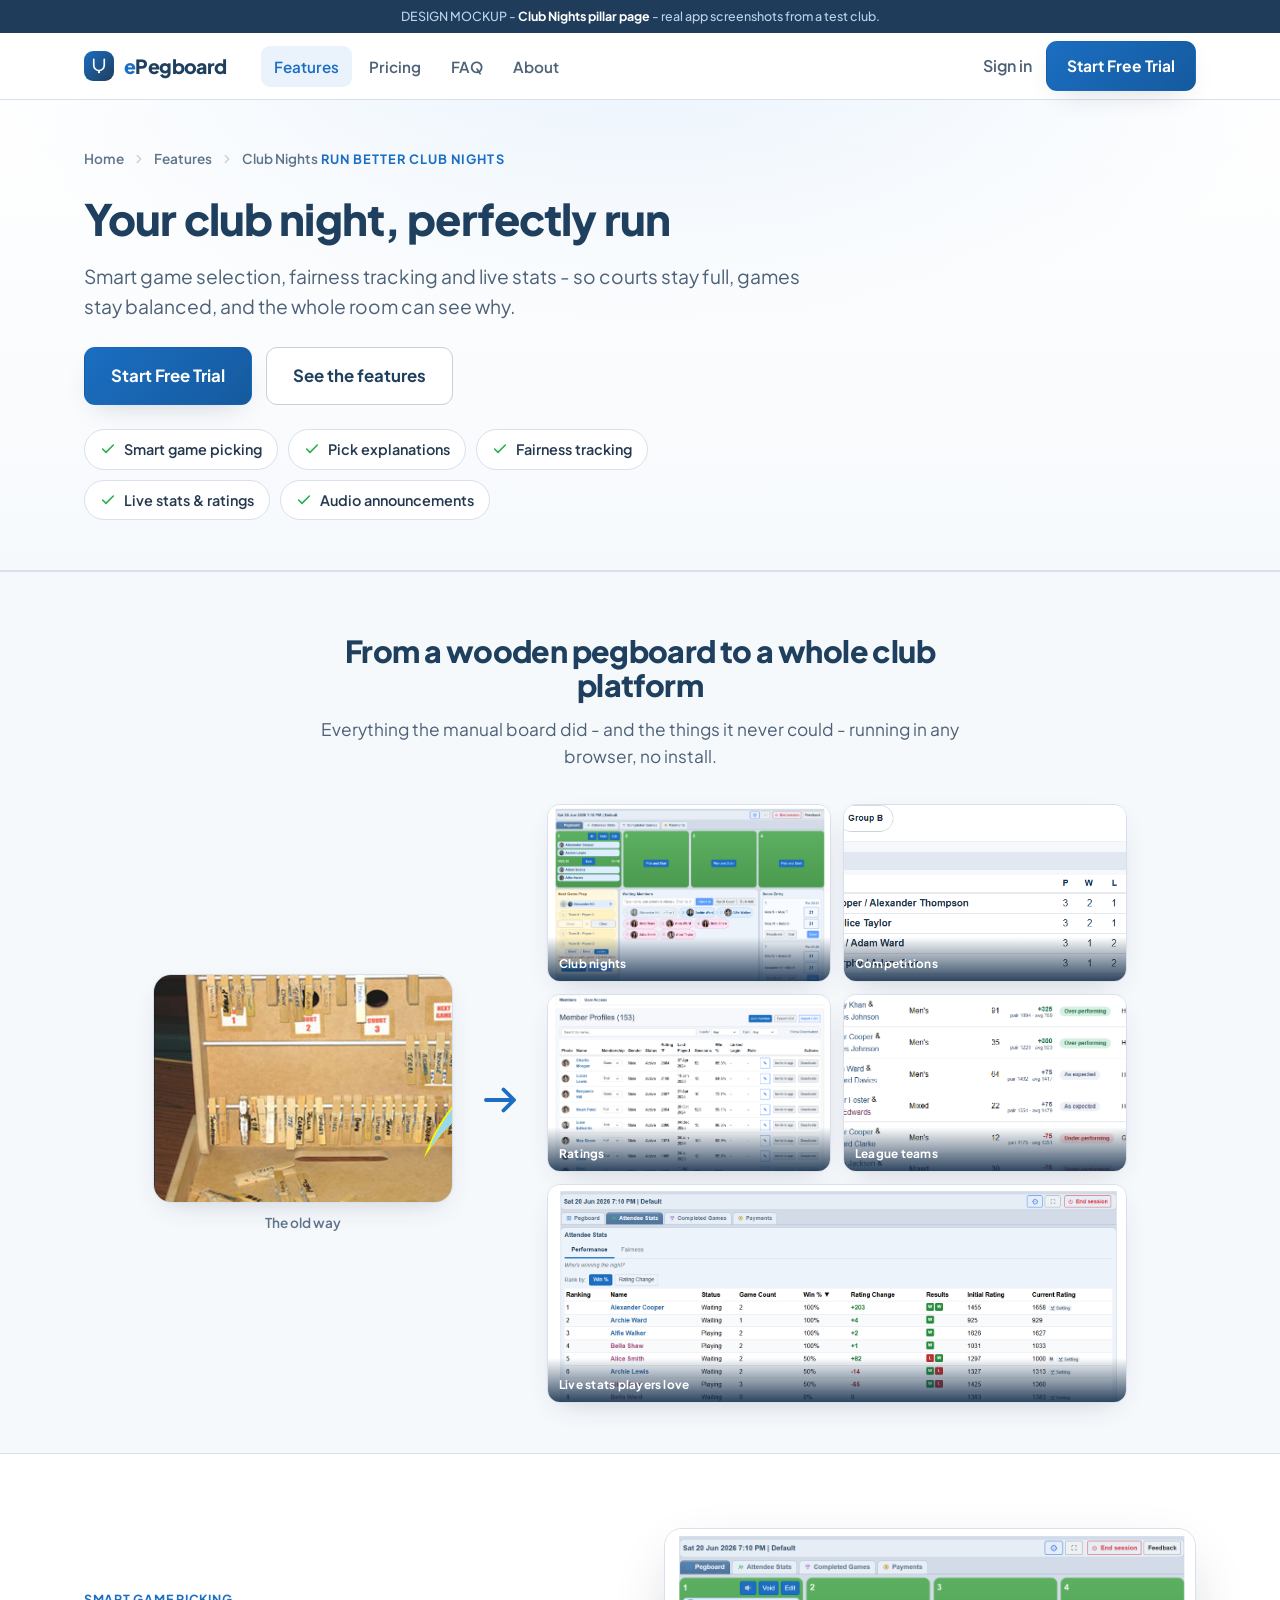
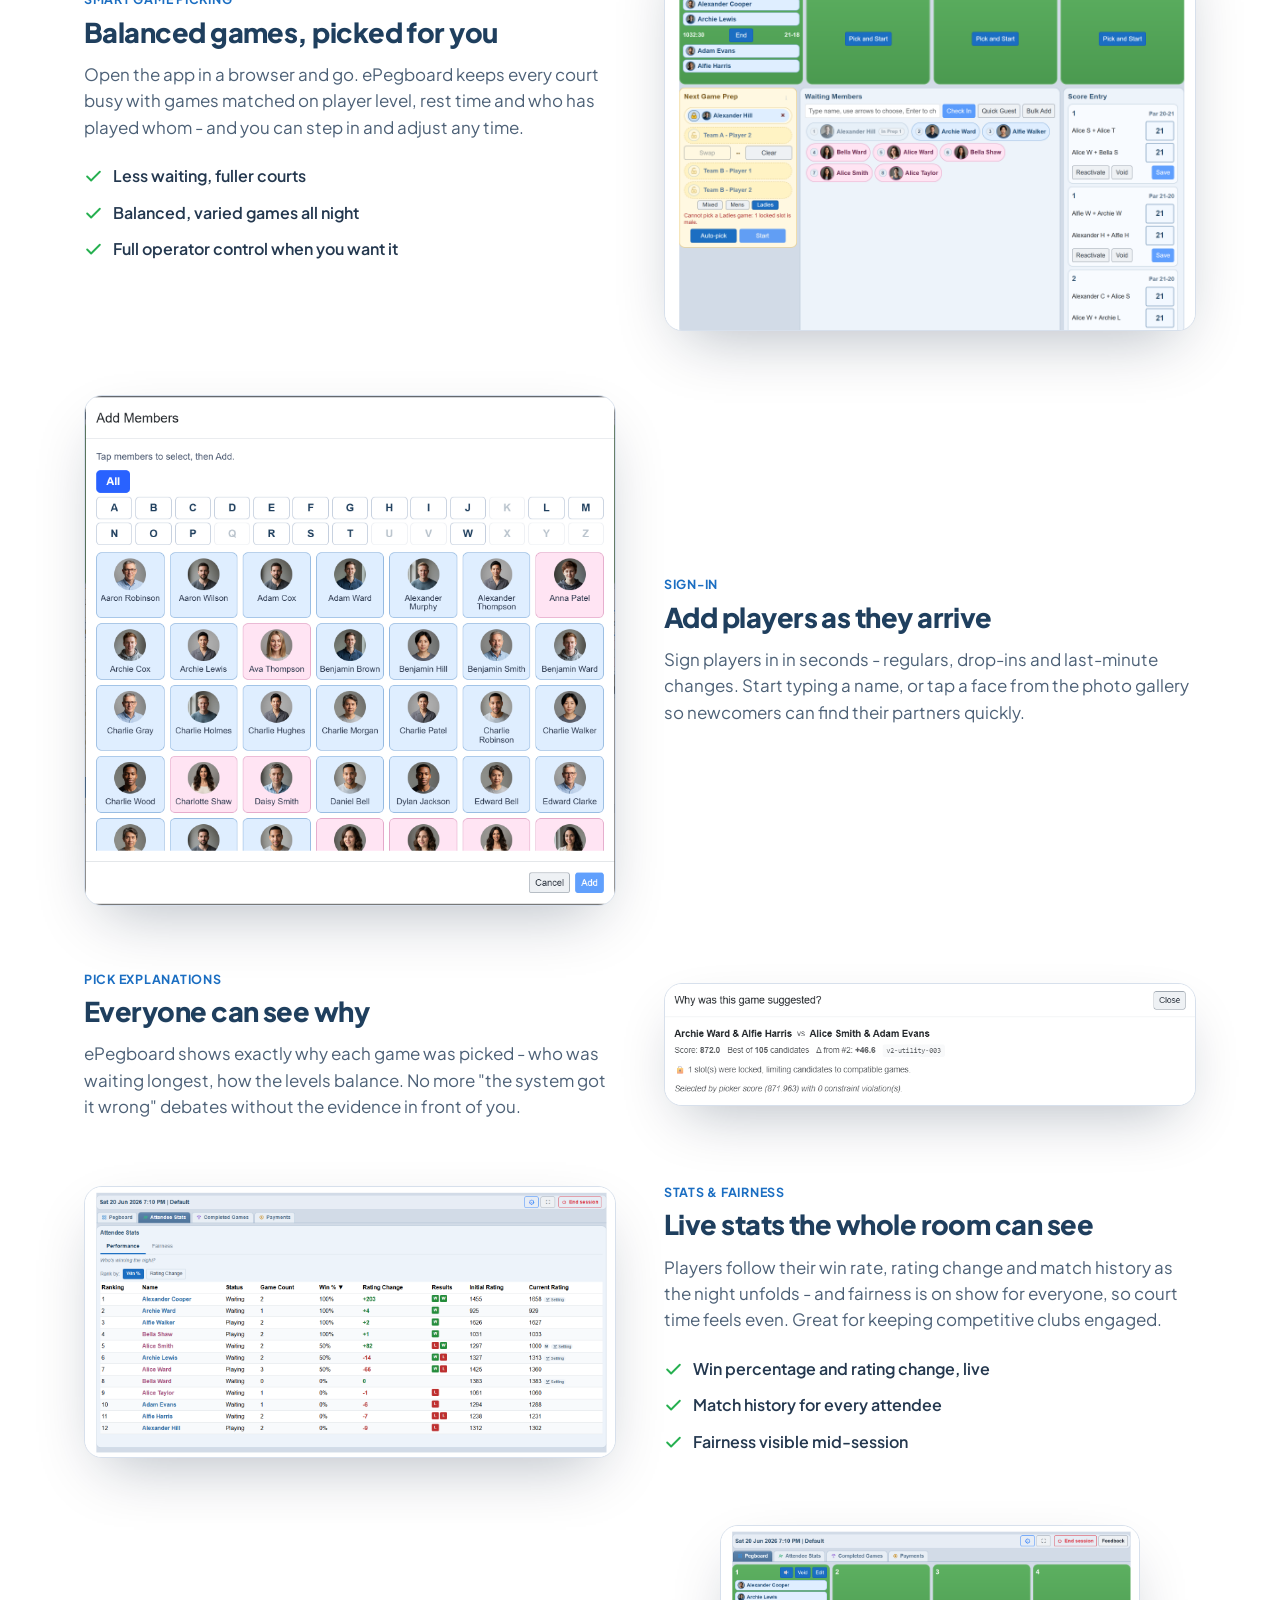
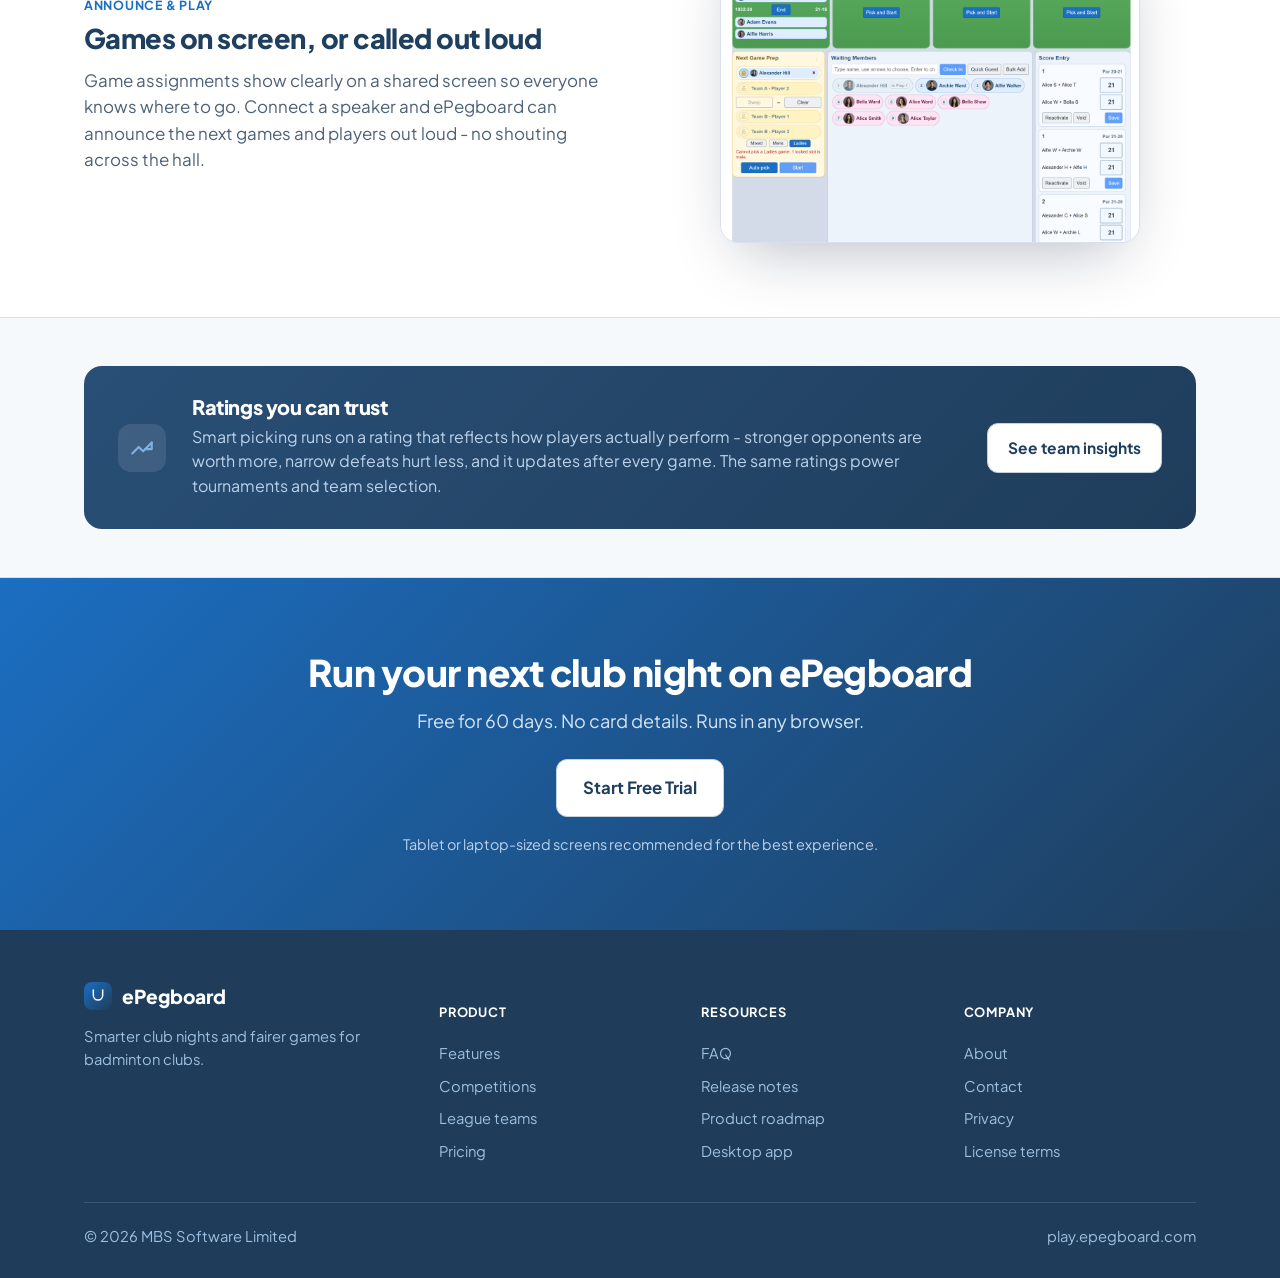
<file: docs/redesign/mockups/club-nights.html>
<!DOCTYPE html>
<html lang="en">
<head>
<meta charset="utf-8" />
<meta name="viewport" content="width=device-width, initial-scale=1.0" />
<title>Badminton club night software - smart picking and fairness - ePegboard</title>
<meta name="description" content="Run better badminton club nights: smart game picking, pick explanations, fairness tracking and live stats - so courts stay full and games stay balanced." />
<link rel="preconnect" href="https://fonts.googleapis.com">
<link rel="preconnect" href="https://fonts.gstatic.com" crossorigin>
<link href="https://fonts.googleapis.com/css2?family=Plus+Jakarta+Sans:wght@400;500;600;700;800&display=swap" rel="stylesheet">
<link rel="stylesheet" href="mockup.css">
</head>
<body>

<div class="ribbon">DESIGN MOCKUP - <b>Club Nights pillar page</b> - real app screenshots from a test club.</div>

<header class="nav">
  <div class="wrap nav-inner">
    <a class="brand" href="index.html">
      <span class="mark"><svg viewBox="0 0 24 24" fill="none" stroke="#fff" stroke-width="2.2" stroke-linecap="round"><path d="M5 3v8a7 7 0 0 0 14 0V3"/><circle cx="12" cy="20" r="1.6" fill="#fff" stroke="none"/></svg></span>
      <span><span class="e">e</span>Pegboard</span>
    </a>
    <nav class="nav-links">
      <a href="features.html" class="active">Features</a>
      <a href="pricing.html">Pricing</a>
      <a href="faq.html">FAQ</a>
      <a href="about.html">About</a>
    </nav>
    <div class="nav-cta">
      <a class="signin" href="https://play.epegboard.com" target="_blank">Sign in</a>
      <a class="btn btn-primary" href="https://play.epegboard.com/signup" target="_blank">Start Free Trial</a>
    </div>
  </div>
</header>

<!-- HERO -->
<section class="page-hero" style="padding:0">
  <div class="wrap">
    <div class="inner">
      <div class="crumb"><a href="index.html">Home</a> <svg viewBox="0 0 24 24" fill="none" stroke="currentColor" stroke-width="2.4" stroke-linecap="round" stroke-linejoin="round"><path d="M9 6l6 6-6 6"/></svg> <a href="features.html">Features</a> <svg viewBox="0 0 24 24" fill="none" stroke="currentColor" stroke-width="2.4" stroke-linecap="round" stroke-linejoin="round"><path d="M9 6l6 6-6 6"/></svg> <span>Club Nights</span></div>
      <span class="eyebrow">Run Better Club Nights</span>
      <h1 style="margin-top:10px">Your club night, perfectly run</h1>
      <p class="lede">Smart game selection, fairness tracking and live stats - so courts stay full, games stay balanced, and the whole room can see why.</p>
      <div class="hero-actions">
        <a class="btn btn-primary btn-lg" href="https://play.epegboard.com/signup" target="_blank">Start Free Trial</a>
        <a class="btn btn-ghost btn-lg" href="#features">See the features</a>
      </div>
      <div class="pill-row">
        <span class="pill"><svg viewBox="0 0 24 24" fill="none" stroke="currentColor" stroke-width="2.4" stroke-linecap="round" stroke-linejoin="round"><path d="M20 6L9 17l-5-5"/></svg> Smart game picking</span>
        <span class="pill"><svg viewBox="0 0 24 24" fill="none" stroke="currentColor" stroke-width="2.4" stroke-linecap="round" stroke-linejoin="round"><path d="M20 6L9 17l-5-5"/></svg> Pick explanations</span>
        <span class="pill"><svg viewBox="0 0 24 24" fill="none" stroke="currentColor" stroke-width="2.4" stroke-linecap="round" stroke-linejoin="round"><path d="M20 6L9 17l-5-5"/></svg> Fairness tracking</span>
        <span class="pill"><svg viewBox="0 0 24 24" fill="none" stroke="currentColor" stroke-width="2.4" stroke-linecap="round" stroke-linejoin="round"><path d="M20 6L9 17l-5-5"/></svg> Live stats &amp; ratings</span>
        <span class="pill"><svg viewBox="0 0 24 24" fill="none" stroke="currentColor" stroke-width="2.4" stroke-linecap="round" stroke-linejoin="round"><path d="M20 6L9 17l-5-5"/></svg> Audio announcements</span>
      </div>
    </div>
  </div>
</section>

<!-- TRANSFORM BAND: pegboard -> platform montage -->
<section class="bg-soft" style="padding:50px 0">
  <div class="wrap">
    <div class="section-head center" style="margin-bottom:34px">
      <h2 style="font-size:1.9rem">From a wooden pegboard to a whole club platform</h2>
      <p>Everything the manual board did - and the things it never could - running in any browser, no install.</p>
    </div>
    <div class="transform">
      <div class="tf-before">
        <img src="img/wooden-pegboard.png" alt="A traditional wooden pegboard with named clothes pegs on numbered courts">
        <div class="tf-cap">The old way</div>
      </div>
      <div class="tf-arrow"><svg viewBox="0 0 24 24" fill="none" stroke="currentColor" stroke-width="2.2" stroke-linecap="round" stroke-linejoin="round"><path d="M4 12h16M14 6l6 6-6 6"/></svg></div>
      <div class="tf-after">
        <div class="tf-tile"><img src="img/session-board.png" alt="Live club-night session"><span class="tl">Club nights</span></div>
        <div class="tf-tile"><img src="img/standings-card.png" alt="Competition standings"><span class="tl">Competitions</span></div>
        <div class="tf-tile"><img src="img/ratings.png" alt="Player rating trend" style="object-position:center"><span class="tl">Ratings</span></div>
        <div class="tf-tile"><img src="img/partnerships-card.png" alt="Partnership analytics"><span class="tl">League teams</span></div>
        <div class="tf-tile wide"><img src="img/site-attendee-stats.png" alt="Live attendee leaderboard - win percentage and rating change through the night"><span class="tl">Live stats players love</span></div>
      </div>
    </div>
  </div>
</section>

<!-- FEATURES -->
<section id="features">
  <div class="wrap">

    <!-- Smart picking (real) -->
    <div class="showcase" style="margin-bottom:64px">
      <div class="copy">
        <div class="step-eyebrow">Smart game picking</div>
        <h3>Balanced games, picked for you</h3>
        <p>Open the app in a browser and go. ePegboard keeps every court busy with games matched on player level, rest time and who has played whom - and you can step in and adjust any time.</p>
        <ul>
          <li><svg viewBox="0 0 24 24" fill="none" stroke="currentColor" stroke-width="2.4" stroke-linecap="round" stroke-linejoin="round"><path d="M20 6L9 17l-5-5"/></svg> Less waiting, fuller courts</li>
          <li><svg viewBox="0 0 24 24" fill="none" stroke="currentColor" stroke-width="2.4" stroke-linecap="round" stroke-linejoin="round"><path d="M20 6L9 17l-5-5"/></svg> Balanced, varied games all night</li>
          <li><svg viewBox="0 0 24 24" fill="none" stroke="currentColor" stroke-width="2.4" stroke-linecap="round" stroke-linejoin="round"><path d="M20 6L9 17l-5-5"/></svg> Full operator control when you want it</li>
        </ul>
      </div>
      <div class="shot">
        <div class="bar"><span class="dots"><i></i><i></i><i></i></span><span class="url">play.epegboard.com</span></div>
        <img src="img/session-board.png" alt="The live session pegboard - four courts running with waiting members">
      </div>
    </div>

    <!-- Add players (real) -->
    <div class="showcase flip" style="margin-bottom:64px">
      <div class="copy">
        <div class="step-eyebrow">Sign-in</div>
        <h3>Add players as they arrive</h3>
        <p>Sign players in in seconds - regulars, drop-ins and last-minute changes. Start typing a name, or tap a face from the photo gallery so newcomers can find their partners quickly.</p>
      </div>
      <div class="shot">
        <div class="bar"><span class="dots"><i></i><i></i><i></i></span><span class="url">play.epegboard.com</span></div>
        <img src="img/add-players.png" alt="Player sign-in with a photo gallery of members">
      </div>
    </div>

    <!-- Pick explanations -->
    <div class="showcase" style="margin-bottom:64px">
      <div class="copy">
        <div class="step-eyebrow">Pick explanations</div>
        <h3>Everyone can see why</h3>
        <p>ePegboard shows exactly why each game was picked - who was waiting longest, how the levels balance. No more "the system got it wrong" debates without the evidence in front of you.</p>
      </div>
      <div class="shot">
        <div class="bar"><span class="dots"><i></i><i></i><i></i></span><span class="url">play.epegboard.com</span></div>
        <img src="img/pick-explanation.png" alt="Pick explanation - the suggested game, picked as the best of the candidates considered, with the reasons why">
      </div>
    </div>

    <!-- Live stats (real) -->
    <div class="showcase flip" style="margin-bottom:64px">
      <div class="copy">
        <div class="step-eyebrow">Stats &amp; fairness</div>
        <h3>Live stats the whole room can see</h3>
        <p>Players follow their win rate, rating change and match history as the night unfolds - and fairness is on show for everyone, so court time feels even. Great for keeping competitive clubs engaged.</p>
        <ul>
          <li><svg viewBox="0 0 24 24" fill="none" stroke="currentColor" stroke-width="2.4" stroke-linecap="round" stroke-linejoin="round"><path d="M20 6L9 17l-5-5"/></svg> Win percentage and rating change, live</li>
          <li><svg viewBox="0 0 24 24" fill="none" stroke="currentColor" stroke-width="2.4" stroke-linecap="round" stroke-linejoin="round"><path d="M20 6L9 17l-5-5"/></svg> Match history for every attendee</li>
          <li><svg viewBox="0 0 24 24" fill="none" stroke="currentColor" stroke-width="2.4" stroke-linecap="round" stroke-linejoin="round"><path d="M20 6L9 17l-5-5"/></svg> Fairness visible mid-session</li>
        </ul>
      </div>
      <div class="shot">
        <div class="bar"><span class="dots"><i></i><i></i><i></i></span><span class="url">play.epegboard.com</span></div>
        <img src="img/site-attendee-stats.png" alt="Attendee stats - rankings, win percentage and rating changes">
      </div>
    </div>

    <!-- Announce (real) -->
    <div class="showcase">
      <div class="copy">
        <div class="step-eyebrow">Announce &amp; play</div>
        <h3>Games on screen, or called out loud</h3>
        <p>Game assignments show clearly on a shared screen so everyone knows where to go. Connect a speaker and ePegboard can announce the next games and players out loud - no shouting across the hall.</p>
      </div>
      <div class="shot" style="max-width:420px;margin:0 auto">
        <div class="bar"><span class="dots"><i></i><i></i><i></i></span><span class="url">play.epegboard.com</span></div>
        <img src="img/session-board.png" alt="A court assignment shown clearly on screen">
      </div>
    </div>
  </div>
</section>

<!-- ENGINE THREAD (ratings) -->
<section class="bg-soft" style="padding:48px 0">
  <div class="wrap">
    <div class="engine-strip">
      <div class="es-ico"><svg viewBox="0 0 24 24" fill="none" stroke="currentColor" stroke-width="2" stroke-linecap="round" stroke-linejoin="round"><path d="M3 17l6-6 4 4 8-8"/><path d="M21 7v6h-6"/></svg></div>
      <div class="es-txt">
        <h3>Ratings you can trust</h3>
        <p>Smart picking runs on a rating that reflects how players actually perform - stronger opponents are worth more, narrow defeats hurt less, and it updates after every game. The same ratings power tournaments and team selection.</p>
      </div>
      <a class="btn btn-ghost" style="background:#fff" href="league-team-support.html">See team insights</a>
    </div>
  </div>
</section>

<!-- CTA -->
<section class="cta">
  <div class="wrap">
    <h2>Run your next club night on ePegboard</h2>
    <p>Free for 60 days. No card details. Runs in any browser.</p>
    <a class="btn btn-ghost btn-lg" style="background:#fff" href="https://play.epegboard.com/signup" target="_blank">Start Free Trial</a>
    <p class="fine">Tablet or laptop-sized screens recommended for the best experience.</p>
  </div>
</section>

<!-- FOOTER -->
<footer>
  <div class="wrap">
    <div class="foot-grid">
      <div>
        <div class="foot-brand"><span class="mark" style="width:28px;height:28px;border-radius:8px;background:linear-gradient(135deg,var(--primary),var(--navy));display:grid;place-items:center"><svg viewBox="0 0 24 24" fill="none" stroke="#fff" stroke-width="2.2" stroke-linecap="round" style="width:16px;height:16px"><path d="M5 3v8a7 7 0 0 0 14 0V3"/></svg></span> ePegboard</div>
        <p style="margin-top:14px;max-width:30ch">Smarter club nights and fairer games for badminton clubs.</p>
      </div>
      <div><h5>Product</h5><a href="features.html">Features</a><a href="competitions.html">Competitions</a><a href="league-team-support.html">League teams</a><a href="pricing.html">Pricing</a></div>
      <div><h5>Resources</h5><a href="faq.html">FAQ</a><a href="#">Release notes</a><a href="#">Product roadmap</a><a href="#">Desktop app</a></div>
      <div><h5>Company</h5><a href="about.html">About</a><a href="#">Contact</a><a href="#">Privacy</a><a href="#">License terms</a></div>
    </div>
    <div class="foot-bottom"><span>&copy; 2026 MBS Software Limited</span><span>play.epegboard.com</span></div>
  </div>
</footer>

</body>
</html>
</file>
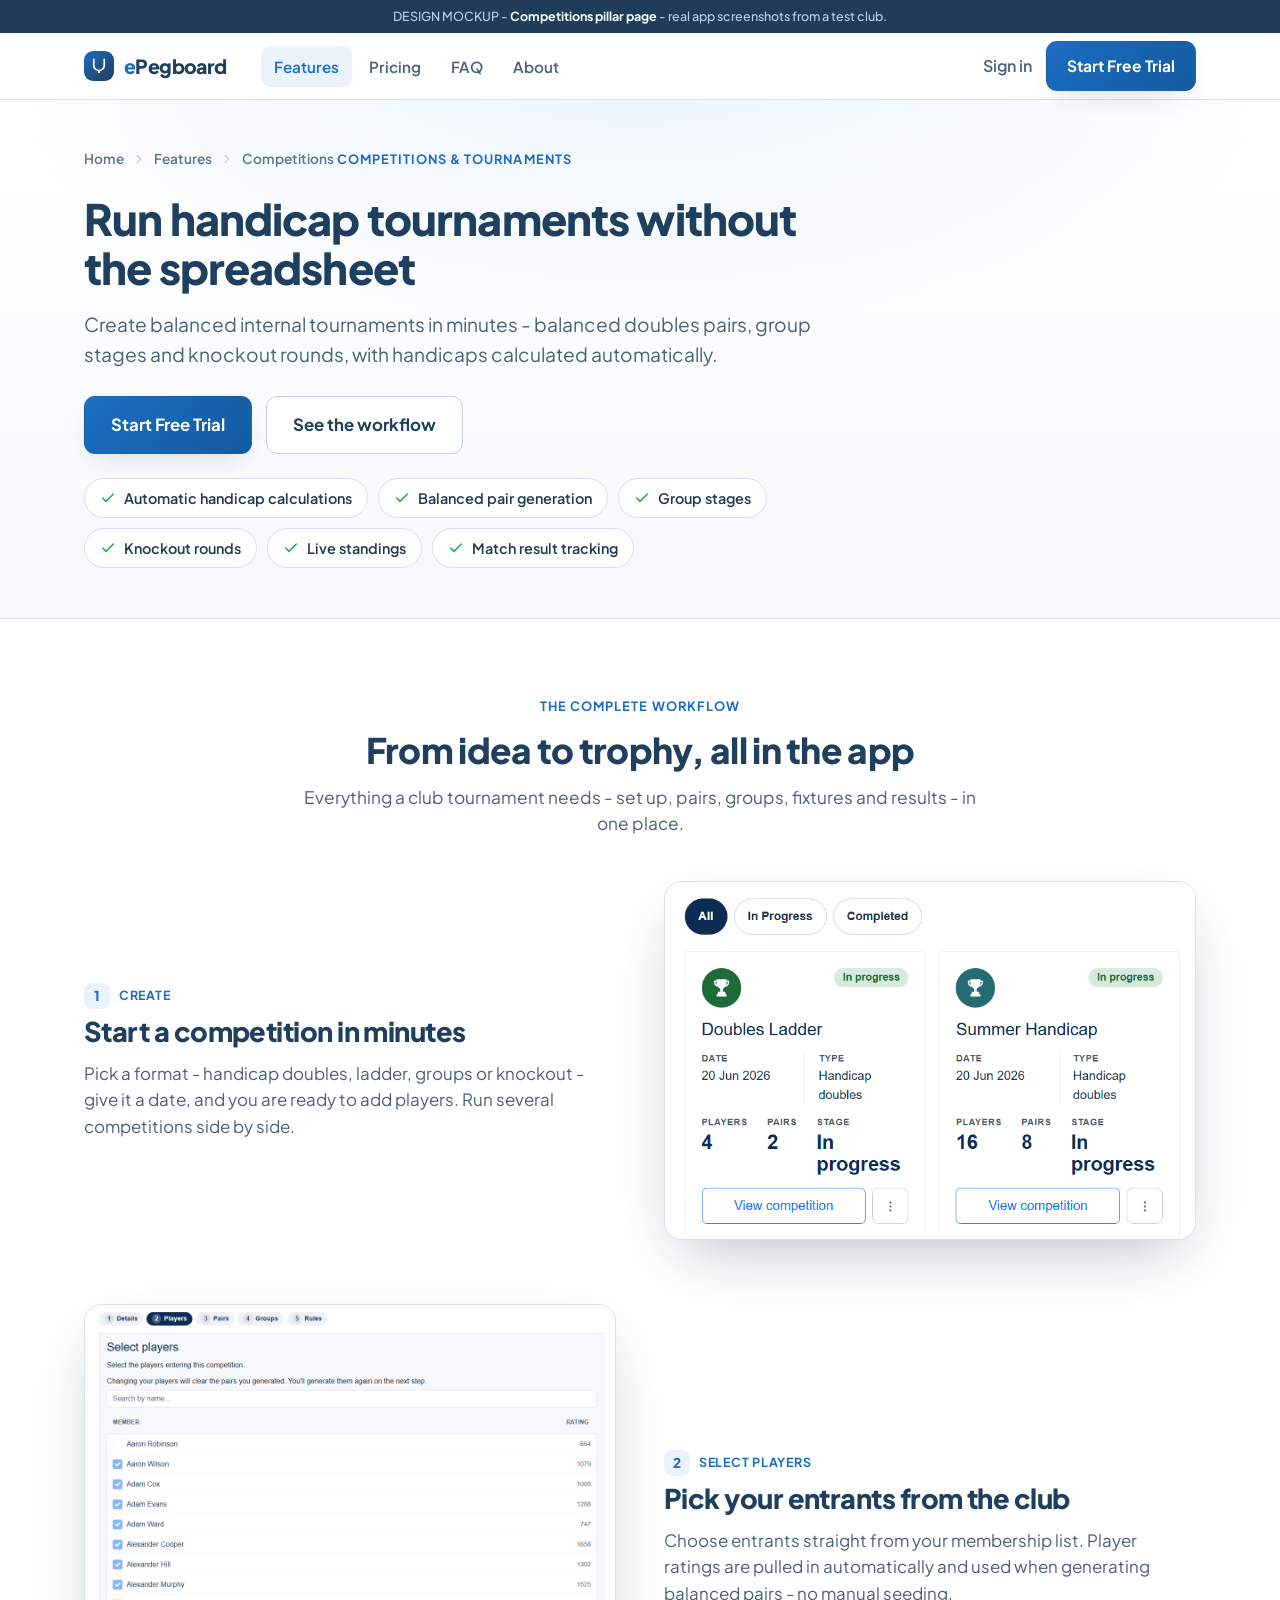
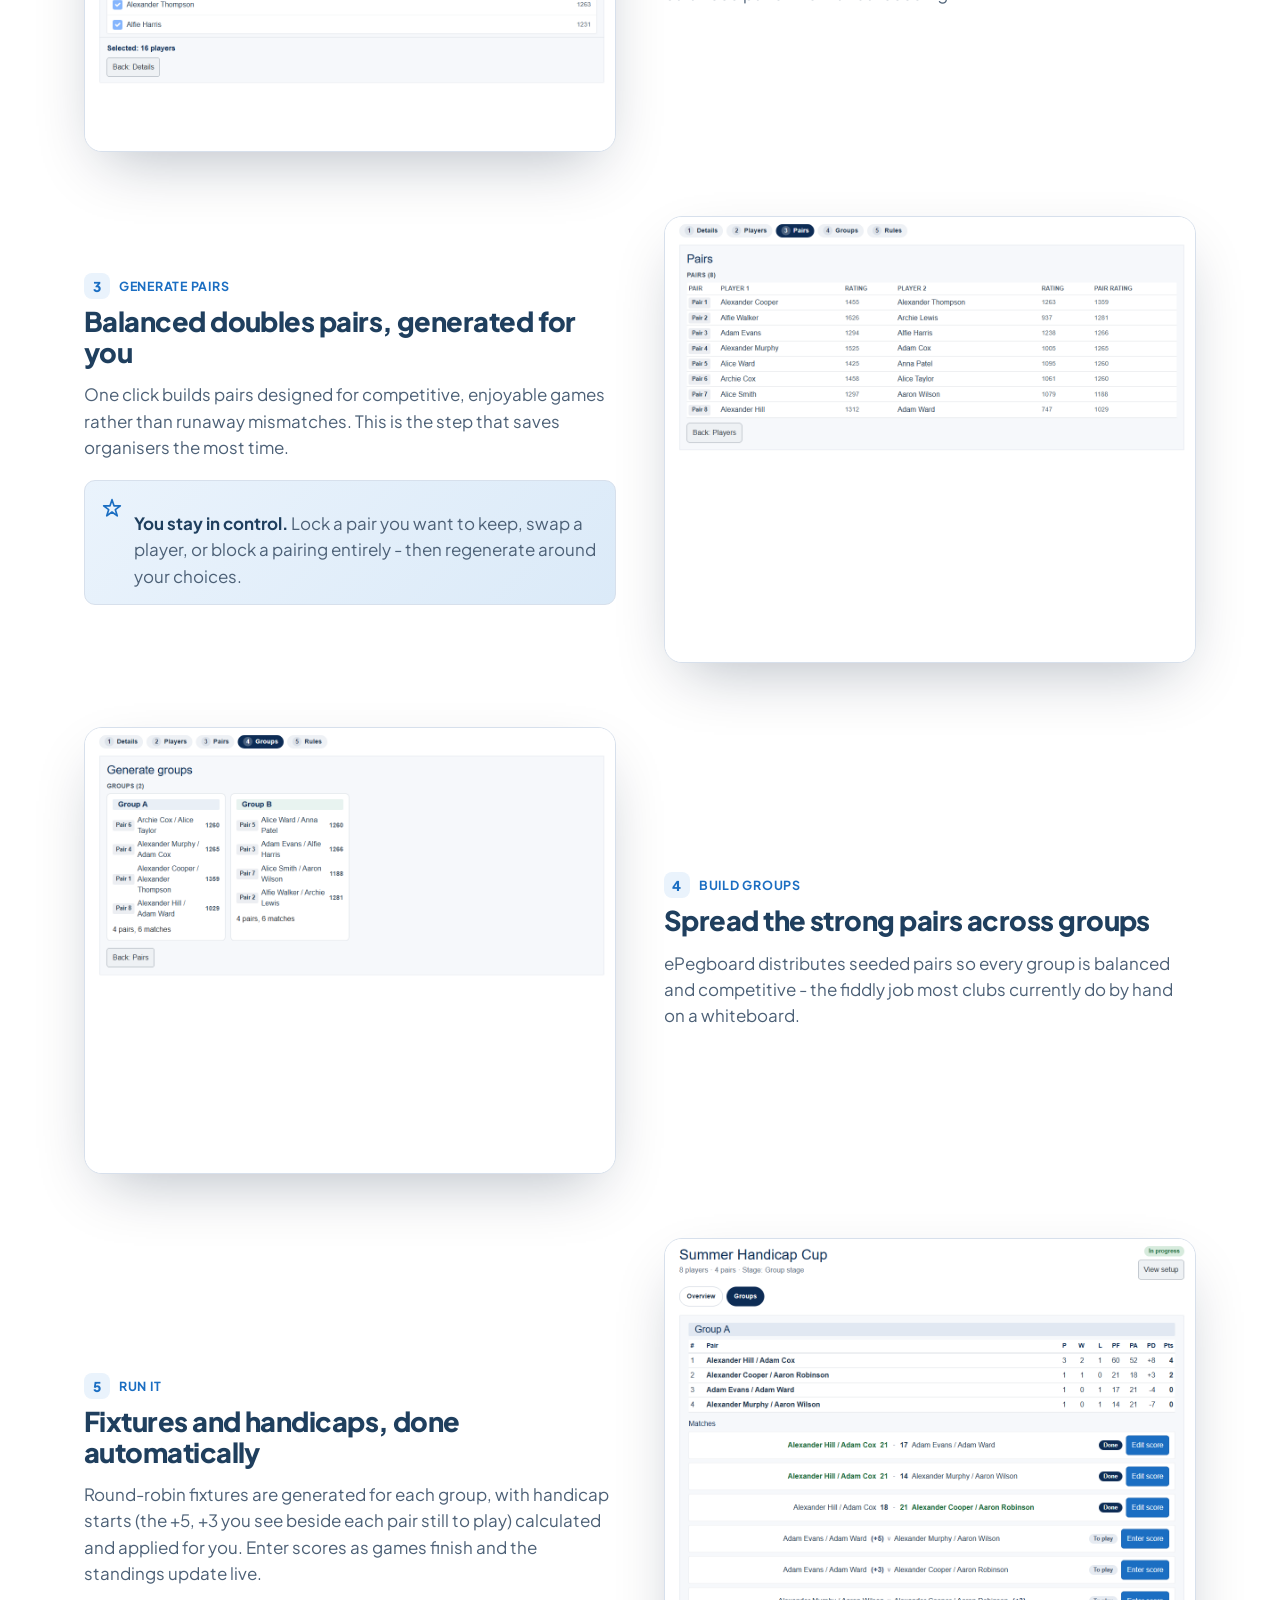
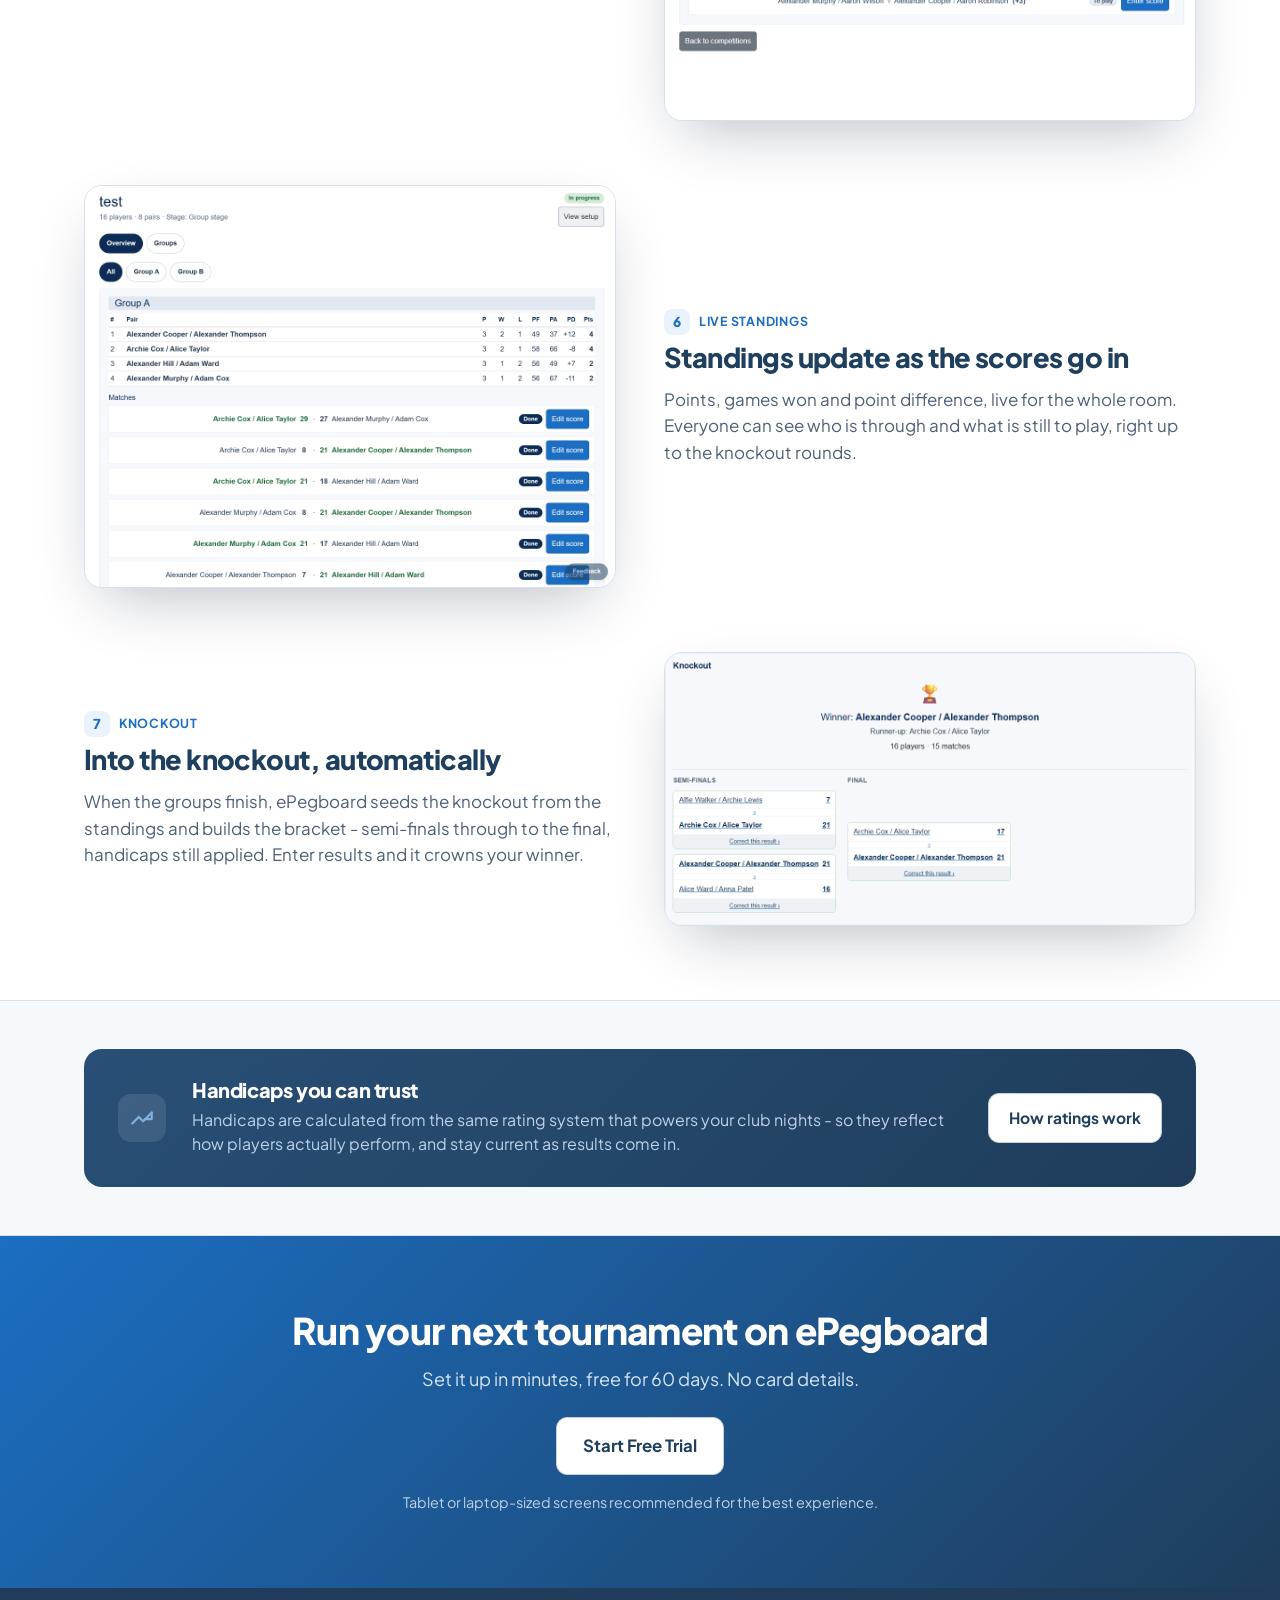
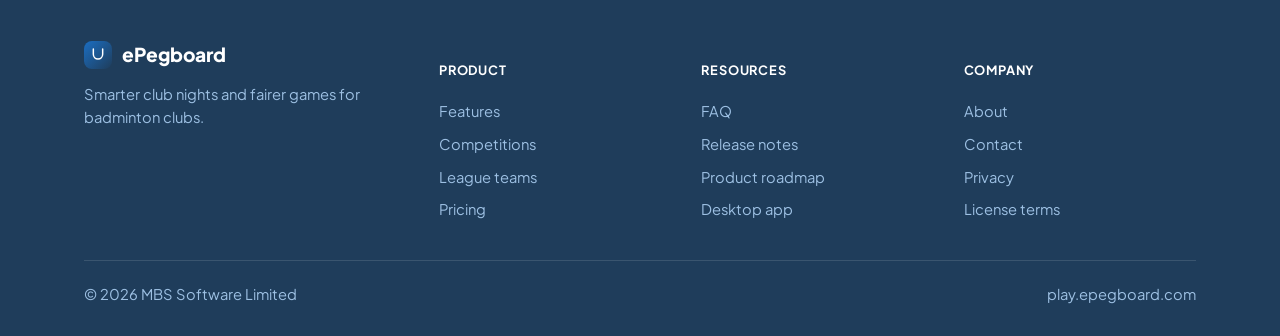
<file: docs/redesign/mockups/competitions.html>
<!DOCTYPE html>
<html lang="en">
<head>
<meta charset="utf-8" />
<meta name="viewport" content="width=device-width, initial-scale=1.0" />
<title>Handicap tournament software for badminton clubs - ePegboard</title>
<meta name="description" content="Run handicap doubles tournaments without spreadsheets. Balanced pairs, group stages, knockout rounds and live standings - with handicaps calculated automatically." />
<link rel="preconnect" href="https://fonts.googleapis.com">
<link rel="preconnect" href="https://fonts.gstatic.com" crossorigin>
<link href="https://fonts.googleapis.com/css2?family=Plus+Jakarta+Sans:wght@400;500;600;700;800&display=swap" rel="stylesheet">
<link rel="stylesheet" href="mockup.css">
</head>
<body>

<div class="ribbon">DESIGN MOCKUP - <b>Competitions pillar page</b> - real app screenshots from a test club.</div>

<header class="nav">
  <div class="wrap nav-inner">
    <a class="brand" href="index.html">
      <span class="mark"><svg viewBox="0 0 24 24" fill="none" stroke="#fff" stroke-width="2.2" stroke-linecap="round"><path d="M5 3v8a7 7 0 0 0 14 0V3"/><circle cx="12" cy="20" r="1.6" fill="#fff" stroke="none"/></svg></span>
      <span><span class="e">e</span>Pegboard</span>
    </a>
    <nav class="nav-links">
      <a href="features.html" class="active">Features</a>
      <a href="pricing.html">Pricing</a>
      <a href="faq.html">FAQ</a>
      <a href="about.html">About</a>
    </nav>
    <div class="nav-cta">
      <a class="signin" href="https://play.epegboard.com" target="_blank">Sign in</a>
      <a class="btn btn-primary" href="https://play.epegboard.com/signup" target="_blank">Start Free Trial</a>
    </div>
  </div>
</header>

<!-- HERO -->
<section class="page-hero" style="padding:0">
  <div class="wrap">
    <div class="inner">
      <div class="crumb"><a href="index.html">Home</a> <svg viewBox="0 0 24 24" fill="none" stroke="currentColor" stroke-width="2.4" stroke-linecap="round" stroke-linejoin="round"><path d="M9 6l6 6-6 6"/></svg> <a href="features.html">Features</a> <svg viewBox="0 0 24 24" fill="none" stroke="currentColor" stroke-width="2.4" stroke-linecap="round" stroke-linejoin="round"><path d="M9 6l6 6-6 6"/></svg> <span>Competitions</span></div>
      <span class="eyebrow">Competitions &amp; Tournaments</span>
      <h1 style="margin-top:10px">Run handicap tournaments without the spreadsheet</h1>
      <p class="lede">Create balanced internal tournaments in minutes - balanced doubles pairs, group stages and knockout rounds, with handicaps calculated automatically.</p>
      <div class="hero-actions">
        <a class="btn btn-primary btn-lg" href="https://play.epegboard.com/signup" target="_blank">Start Free Trial</a>
        <a class="btn btn-ghost btn-lg" href="#workflow">See the workflow</a>
      </div>
      <div class="pill-row">
        <span class="pill"><svg viewBox="0 0 24 24" fill="none" stroke="currentColor" stroke-width="2.4" stroke-linecap="round" stroke-linejoin="round"><path d="M20 6L9 17l-5-5"/></svg> Automatic handicap calculations</span>
        <span class="pill"><svg viewBox="0 0 24 24" fill="none" stroke="currentColor" stroke-width="2.4" stroke-linecap="round" stroke-linejoin="round"><path d="M20 6L9 17l-5-5"/></svg> Balanced pair generation</span>
        <span class="pill"><svg viewBox="0 0 24 24" fill="none" stroke="currentColor" stroke-width="2.4" stroke-linecap="round" stroke-linejoin="round"><path d="M20 6L9 17l-5-5"/></svg> Group stages</span>
        <span class="pill"><svg viewBox="0 0 24 24" fill="none" stroke="currentColor" stroke-width="2.4" stroke-linecap="round" stroke-linejoin="round"><path d="M20 6L9 17l-5-5"/></svg> Knockout rounds</span>
        <span class="pill"><svg viewBox="0 0 24 24" fill="none" stroke="currentColor" stroke-width="2.4" stroke-linecap="round" stroke-linejoin="round"><path d="M20 6L9 17l-5-5"/></svg> Live standings</span>
        <span class="pill"><svg viewBox="0 0 24 24" fill="none" stroke="currentColor" stroke-width="2.4" stroke-linecap="round" stroke-linejoin="round"><path d="M20 6L9 17l-5-5"/></svg> Match result tracking</span>
      </div>
    </div>
  </div>
</section>

<!-- WORKFLOW -->
<section id="workflow">
  <div class="wrap">
    <div class="section-head center">
      <span class="eyebrow">The complete workflow</span>
      <h2>From idea to trophy, all in the app</h2>
      <p>Everything a club tournament needs - set up, pairs, groups, fixtures and results - in one place.</p>
    </div>

    <!-- 1 -->
    <div class="showcase">
      <div class="copy">
        <div class="step-eyebrow"><span class="wf-num">1</span> Create</div>
        <h3>Start a competition in minutes</h3>
        <p>Pick a format - handicap doubles, ladder, groups or knockout - give it a date, and you are ready to add players. Run several competitions side by side.</p>
      </div>
      <div class="shot">
        <div class="bar"><span class="dots"><i></i><i></i><i></i></span><span class="url">play.epegboard.com/competitions</span></div>
        <img src="img/Tournaments.png" alt="Competitions list - handicap doubles tournaments in progress">
      </div>
    </div>

    <!-- 2 -->
    <div class="showcase flip">
      <div class="copy">
        <div class="step-eyebrow"><span class="wf-num">2</span> Select players</div>
        <h3>Pick your entrants from the club</h3>
        <p>Choose entrants straight from your membership list. Player ratings are pulled in automatically and used when generating balanced pairs - no manual seeding.</p>
      </div>
      <div class="shot">
        <div class="bar"><span class="dots"><i></i><i></i><i></i></span><span class="url">play.epegboard.com/competitions</span></div>
        <img src="img/comp-select-players.png" alt="Select players step - pick entrants from the membership list, with ratings pulled in automatically">
      </div>
    </div>

    <!-- 3 -->
    <div class="showcase">
      <div class="copy">
        <div class="step-eyebrow"><span class="wf-num">3</span> Generate pairs</div>
        <h3>Balanced doubles pairs, generated for you</h3>
        <p>One click builds pairs designed for competitive, enjoyable games rather than runaway mismatches. This is the step that saves organisers the most time.</p>
        <div class="callout">
          <svg viewBox="0 0 24 24" fill="none" stroke="currentColor" stroke-width="2" stroke-linecap="round" stroke-linejoin="round"><path d="M12 2l2.4 7.4H22l-6 4.6 2.3 7.4-6.3-4.6L5.7 21.4 8 14 2 9.4h7.6z"/></svg>
          <p><b>You stay in control.</b> Lock a pair you want to keep, swap a player, or block a pairing entirely - then regenerate around your choices.</p>
        </div>
      </div>
      <div class="shot">
        <div class="bar"><span class="dots"><i></i><i></i><i></i></span><span class="url">play.epegboard.com/competitions</span></div>
        <img src="img/comp-generate-pairs.png" alt="Generated doubles pairs with player ratings and a combined pair rating for each pairing">
      </div>
    </div>

    <!-- 4 -->
    <div class="showcase flip">
      <div class="copy">
        <div class="step-eyebrow"><span class="wf-num">4</span> Build groups</div>
        <h3>Spread the strong pairs across groups</h3>
        <p>ePegboard distributes seeded pairs so every group is balanced and competitive - the fiddly job most clubs currently do by hand on a whiteboard.</p>
      </div>
      <div class="shot">
        <div class="bar"><span class="dots"><i></i><i></i><i></i></span><span class="url">play.epegboard.com/competitions</span></div>
        <img src="img/comp-build-groups.png" alt="Seeded pairs spread evenly across balanced groups, each shown with its pair rating">
      </div>
    </div>

    <!-- 5 -->
    <div class="showcase">
      <div class="copy">
        <div class="step-eyebrow"><span class="wf-num">5</span> Run it</div>
        <h3>Fixtures and handicaps, done automatically</h3>
        <p>Round-robin fixtures are generated for each group, with handicap starts (the +5, +3 you see beside each pair still to play) calculated and applied for you. Enter scores as games finish and the standings update live.</p>
      </div>
      <div class="shot">
        <div class="bar"><span class="dots"><i></i><i></i><i></i></span><span class="url">play.epegboard.com/competitions</span></div>
        <img src="img/comp-group-fixtures.png" alt="Group fixtures with handicap starts - some matches scored, others still to play showing their +5 / +3 head starts">
      </div>
    </div>

    <!-- 6 -->
    <div class="showcase flip">
      <div class="copy">
        <div class="step-eyebrow"><span class="wf-num">6</span> Live standings</div>
        <h3>Standings update as the scores go in</h3>
        <p>Points, games won and point difference, live for the whole room. Everyone can see who is through and what is still to play, right up to the knockout rounds.</p>
      </div>
      <div class="shot">
        <div class="bar"><span class="dots"><i></i><i></i><i></i></span><span class="url">play.epegboard.com/competitions</span></div>
        <img src="img/standings.png" alt="Live competition standings - group table with points, games won and point difference">
      </div>
    </div>

    <!-- 7 -->
    <div class="showcase">
      <div class="copy">
        <div class="step-eyebrow"><span class="wf-num">7</span> Knockout</div>
        <h3>Into the knockout, automatically</h3>
        <p>When the groups finish, ePegboard seeds the knockout from the standings and builds the bracket - semi-finals through to the final, handicaps still applied. Enter results and it crowns your winner.</p>
      </div>
      <div class="shot">
        <div class="bar"><span class="dots"><i></i><i></i><i></i></span><span class="url">play.epegboard.com/competitions</span></div>
        <img src="img/comp-knockout.png" alt="Knockout bracket - semi-finals and final with scores, and the tournament winner crowned">
      </div>
    </div>
  </div>
</section>

<!-- ENGINE THREAD -->
<section class="bg-soft" style="padding:48px 0">
  <div class="wrap">
    <div class="engine-strip">
      <div class="es-ico"><svg viewBox="0 0 24 24" fill="none" stroke="currentColor" stroke-width="2" stroke-linecap="round" stroke-linejoin="round"><path d="M3 17l6-6 4 4 8-8"/><path d="M21 7v6h-6"/></svg></div>
      <div class="es-txt">
        <h3>Handicaps you can trust</h3>
        <p>Handicaps are calculated from the same rating system that powers your club nights - so they reflect how players actually perform, and stay current as results come in.</p>
      </div>
      <a class="btn btn-ghost" style="background:#fff" href="club-nights.html">How ratings work</a>
    </div>
  </div>
</section>

<!-- CTA -->
<section class="cta">
  <div class="wrap">
    <h2>Run your next tournament on ePegboard</h2>
    <p>Set it up in minutes, free for 60 days. No card details.</p>
    <a class="btn btn-ghost btn-lg" style="background:#fff" href="https://play.epegboard.com/signup" target="_blank">Start Free Trial</a>
    <p class="fine">Tablet or laptop-sized screens recommended for the best experience.</p>
  </div>
</section>

<!-- FOOTER -->
<footer>
  <div class="wrap">
    <div class="foot-grid">
      <div>
        <div class="foot-brand"><span class="mark" style="width:28px;height:28px;border-radius:8px;background:linear-gradient(135deg,var(--primary),var(--navy));display:grid;place-items:center"><svg viewBox="0 0 24 24" fill="none" stroke="#fff" stroke-width="2.2" stroke-linecap="round" style="width:16px;height:16px"><path d="M5 3v8a7 7 0 0 0 14 0V3"/></svg></span> ePegboard</div>
        <p style="margin-top:14px;max-width:30ch">Smarter club nights and fairer games for badminton clubs.</p>
      </div>
      <div><h5>Product</h5><a href="features.html">Features</a><a href="competitions.html">Competitions</a><a href="league-team-support.html">League teams</a><a href="pricing.html">Pricing</a></div>
      <div><h5>Resources</h5><a href="faq.html">FAQ</a><a href="#">Release notes</a><a href="#">Product roadmap</a><a href="#">Desktop app</a></div>
      <div><h5>Company</h5><a href="about.html">About</a><a href="#">Contact</a><a href="#">Privacy</a><a href="#">License terms</a></div>
    </div>
    <div class="foot-bottom"><span>&copy; 2026 MBS Software Limited</span><span>play.epegboard.com</span></div>
  </div>
</footer>

</body>
</html>
</file>
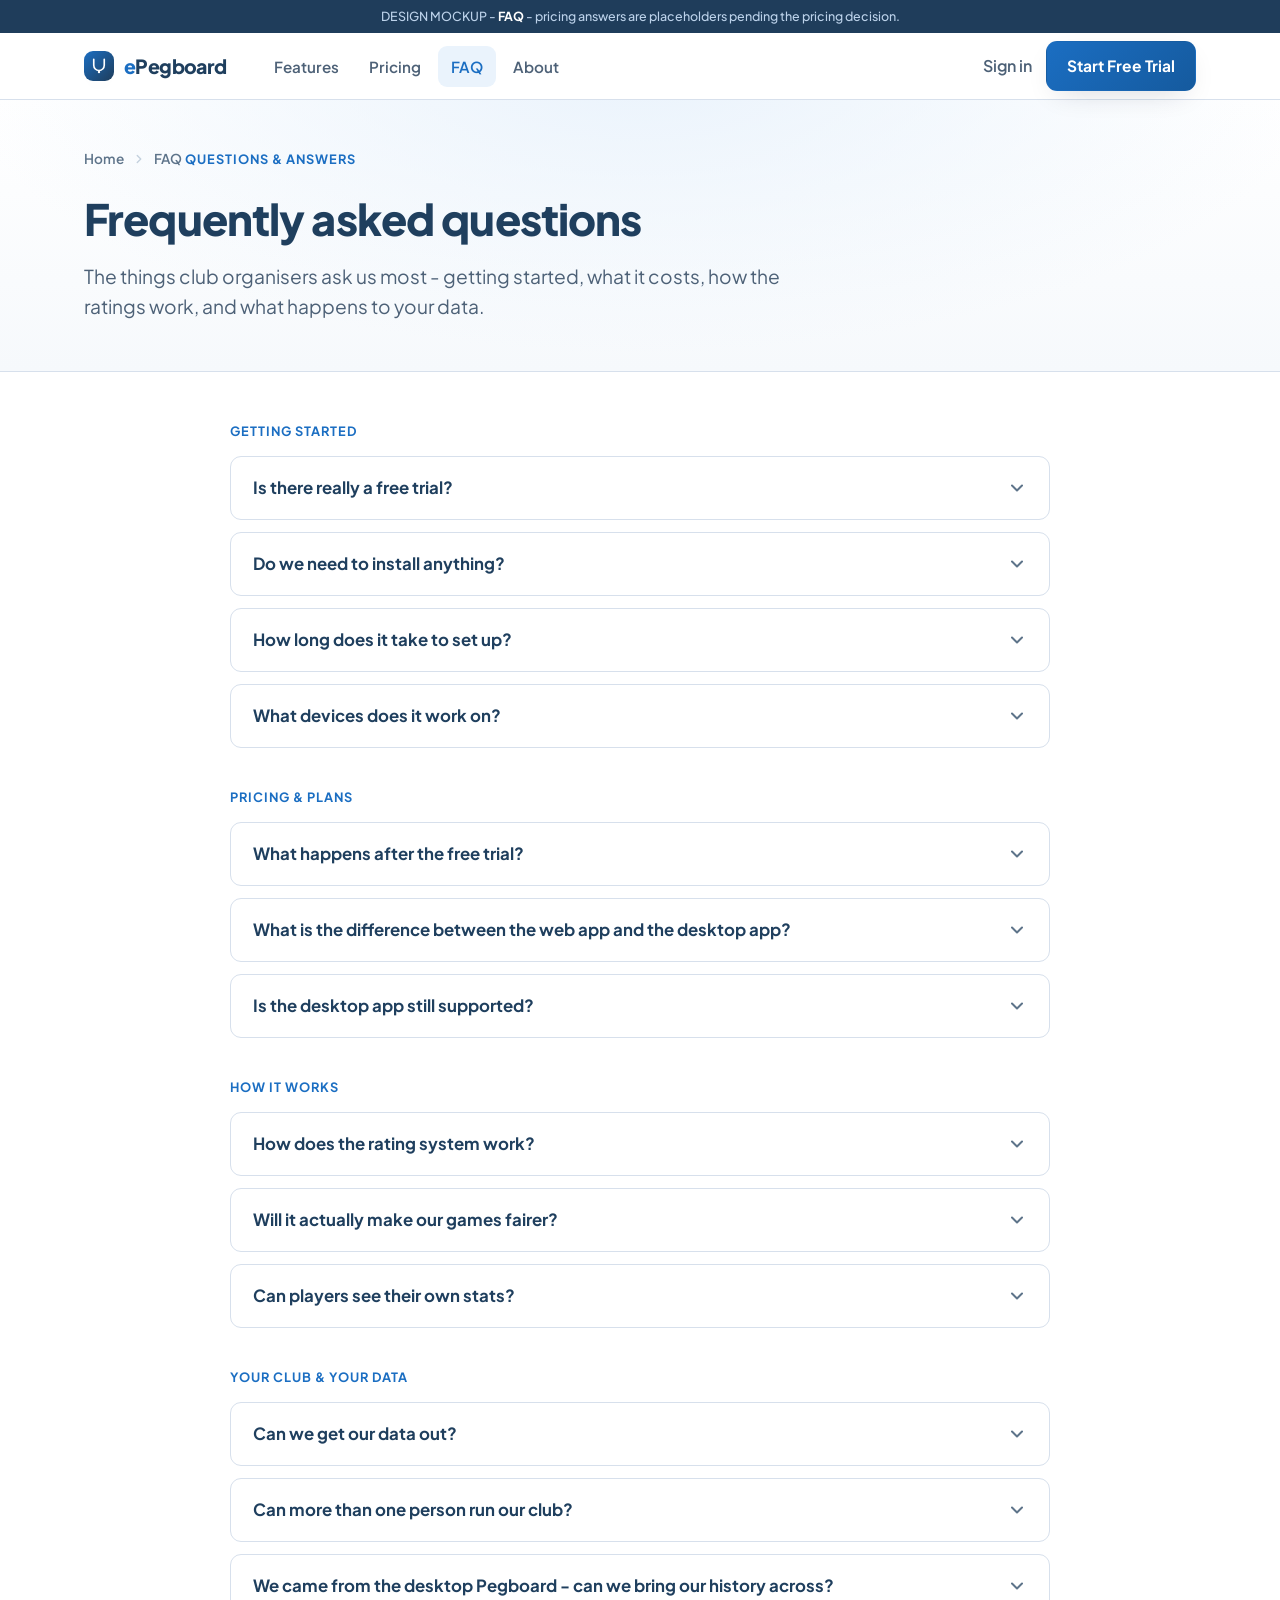
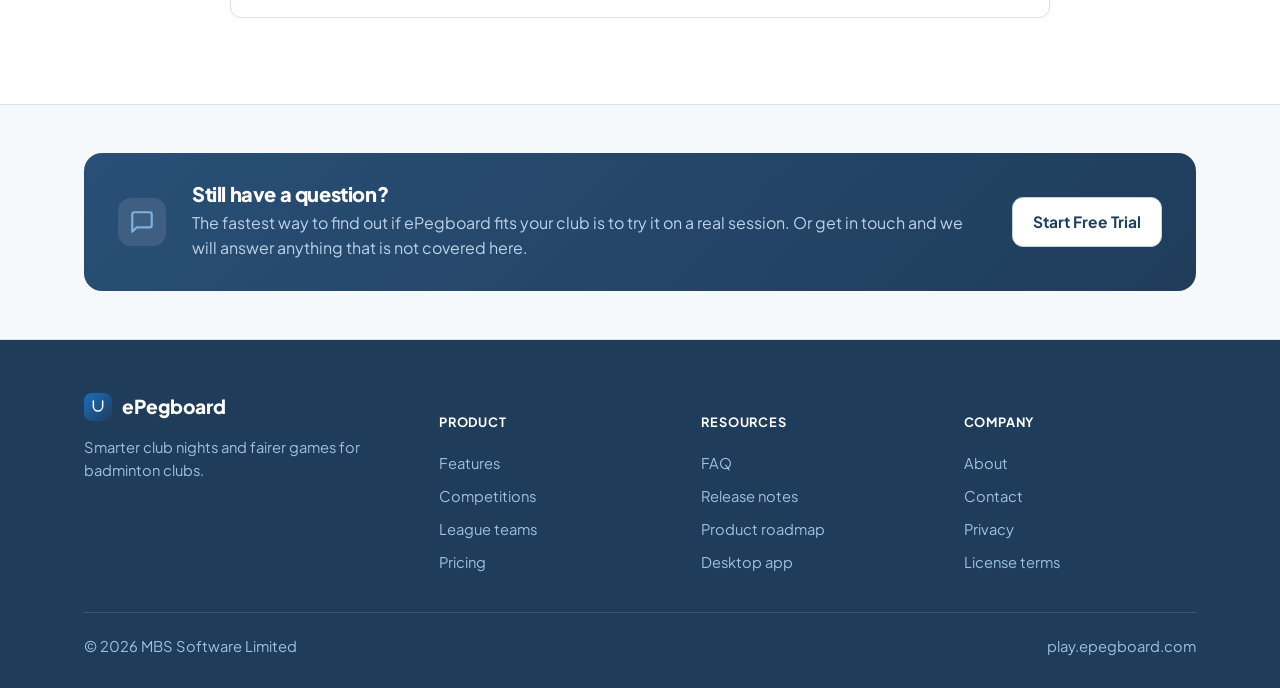
<file: docs/redesign/mockups/faq.html>
<!DOCTYPE html>
<html lang="en">
<head>
<meta charset="utf-8" />
<meta name="viewport" content="width=device-width, initial-scale=1.0" />
<title>FAQ - ePegboard badminton club software</title>
<meta name="description" content="Answers to common questions about ePegboard - the free trial, web vs desktop, how the rating system works, your data, and getting your club set up." />
<link rel="preconnect" href="https://fonts.googleapis.com">
<link rel="preconnect" href="https://fonts.gstatic.com" crossorigin>
<link href="https://fonts.googleapis.com/css2?family=Plus+Jakarta+Sans:wght@400;500;600;700;800&display=swap" rel="stylesheet">
<link rel="stylesheet" href="mockup.css">
</head>
<body>

<div class="ribbon">DESIGN MOCKUP - <b>FAQ</b> - pricing answers are placeholders pending the pricing decision.</div>

<header class="nav">
  <div class="wrap nav-inner">
    <a class="brand" href="index.html">
      <span class="mark"><svg viewBox="0 0 24 24" fill="none" stroke="#fff" stroke-width="2.2" stroke-linecap="round"><path d="M5 3v8a7 7 0 0 0 14 0V3"/><circle cx="12" cy="20" r="1.6" fill="#fff" stroke="none"/></svg></span>
      <span><span class="e">e</span>Pegboard</span>
    </a>
    <nav class="nav-links">
      <a href="features.html">Features</a>
      <a href="pricing.html">Pricing</a>
      <a href="faq.html" class="active">FAQ</a>
      <a href="about.html">About</a>
    </nav>
    <div class="nav-cta">
      <a class="signin" href="https://play.epegboard.com" target="_blank">Sign in</a>
      <a class="btn btn-primary" href="https://play.epegboard.com/signup" target="_blank">Start Free Trial</a>
    </div>
  </div>
</header>

<!-- HERO -->
<section class="page-hero" style="padding:0">
  <div class="wrap">
    <div class="inner">
      <div class="crumb"><a href="index.html">Home</a> <svg viewBox="0 0 24 24" fill="none" stroke="currentColor" stroke-width="2.4" stroke-linecap="round" stroke-linejoin="round"><path d="M9 6l6 6-6 6"/></svg> <span>FAQ</span></div>
      <span class="eyebrow">Questions &amp; answers</span>
      <h1 style="margin-top:10px">Frequently asked questions</h1>
      <p class="lede">The things club organisers ask us most - getting started, what it costs, how the ratings work, and what happens to your data.</p>
    </div>
  </div>
</section>

<!-- FAQ -->
<section style="padding-top:50px">
  <div class="wrap">
    <div class="faq-wrap">

      <div class="faq-cat">Getting started</div>

      <details class="faq-item">
        <summary>Is there really a free trial? <svg class="chev" viewBox="0 0 24 24" fill="none" stroke="currentColor" stroke-width="2.4" stroke-linecap="round" stroke-linejoin="round"><path d="M6 9l6 6 6-6"/></svg></summary>
        <div class="faq-a"><p>Yes - a 60-day free trial of the full product, with no card needed to start. Run real club nights through the trial; it is the complete app, not a cut-down demo. When the 60 days are up, smaller clubs can stay on the free plan and busier clubs upgrade - nothing is charged automatically, and we always give plenty of notice before anything changes.</p></div>
      </details>

      <details class="faq-item">
        <summary>Do we need to install anything? <svg class="chev" viewBox="0 0 24 24" fill="none" stroke="currentColor" stroke-width="2.4" stroke-linecap="round" stroke-linejoin="round"><path d="M6 9l6 6 6-6"/></svg></summary>
        <div class="faq-a"><p>No. The web app runs in any modern browser - just sign in at <a href="https://play.epegboard.com" target="_blank">play.epegboard.com</a> and you are away. There is also a Windows desktop app for venues with unreliable internet, but most clubs never need it.</p></div>
      </details>

      <details class="faq-item">
        <summary>How long does it take to set up? <svg class="chev" viewBox="0 0 24 24" fill="none" stroke="currentColor" stroke-width="2.4" stroke-linecap="round" stroke-linejoin="round"><path d="M6 9l6 6 6-6"/></svg></summary>
        <div class="faq-a"><p>You can be running your first session in minutes. Sign in, add players as they arrive - regulars, drop-ins and last-minute changes - and let ePegboard build balanced games. There is nothing to configure before your first night.</p></div>
      </details>

      <details class="faq-item">
        <summary>What devices does it work on? <svg class="chev" viewBox="0 0 24 24" fill="none" stroke="currentColor" stroke-width="2.4" stroke-linecap="round" stroke-linejoin="round"><path d="M6 9l6 6 6-6"/></svg></summary>
        <div class="faq-a"><p>The session display is designed for a tablet or laptop at the desk - a screen everyone can gather around. Players can check their own profile, rating and match history on their phone. A larger screen for the courts is optional but works well.</p></div>
      </details>

      <div class="faq-cat">Pricing &amp; plans</div>

      <details class="faq-item">
        <summary>What happens after the free trial? <svg class="chev" viewBox="0 0 24 24" fill="none" stroke="currentColor" stroke-width="2.4" stroke-linecap="round" stroke-linejoin="round"><path d="M6 9l6 6 6-6"/></svg></summary>
        <div class="faq-a"><p>Nothing happens automatically, and there is no card on file. When your 60-day trial ends you choose: stay on the free plan - one session a week, up to 12 players, with the full game picker - or move to a paid plan as your club grows, from around &pound;8 a month. Full details are on the <a href="pricing.html">Pricing</a> page.</p></div>
      </details>

      <details class="faq-item">
        <summary>What is the difference between the web app and the desktop app? <svg class="chev" viewBox="0 0 24 24" fill="none" stroke="currentColor" stroke-width="2.4" stroke-linecap="round" stroke-linejoin="round"><path d="M6 9l6 6 6-6"/></svg></summary>
        <div class="faq-a"><p>The web app runs in any browser on any device, needs no install, and is where new features land first. The Windows desktop app runs fully offline - the right choice if your venue has unreliable internet - and costs &pound;60 per year per club after a 60-day free trial.</p></div>
      </details>

      <details class="faq-item">
        <summary>Is the desktop app still supported? <svg class="chev" viewBox="0 0 24 24" fill="none" stroke="currentColor" stroke-width="2.4" stroke-linecap="round" stroke-linejoin="round"><path d="M6 9l6 6 6-6"/></svg></summary>
        <div class="faq-a"><p>Yes. Clubs that rely on it for offline venues can keep using it. New development focuses on the web app, so that is where the latest picking, competitions and analytics features appear first.</p></div>
      </details>

      <div class="faq-cat">How it works</div>

      <details class="faq-item">
        <summary>How does the rating system work? <svg class="chev" viewBox="0 0 24 24" fill="none" stroke="currentColor" stroke-width="2.4" stroke-linecap="round" stroke-linejoin="round"><path d="M6 9l6 6 6-6"/></svg></summary>
        <div class="faq-a"><p>Every player has a rating that reflects how they perform against expectation - not just who won. A narrow loss to a stronger pair can still move you up; a heavy loss to weaker players costs more. Ratings update after every game, and the same number quietly powers smart picking, handicap tournaments, partnership analytics and league selection.</p></div>
      </details>

      <details class="faq-item">
        <summary>Will it actually make our games fairer? <svg class="chev" viewBox="0 0 24 24" fill="none" stroke="currentColor" stroke-width="2.4" stroke-linecap="round" stroke-linejoin="round"><path d="M6 9l6 6 6-6"/></svg></summary>
        <div class="faq-a"><p>That is the whole point. ePegboard balances games on current form, tracks who has been sitting out, and keeps an eye on court-time fairness across the night - so stronger and newer players both get good games, and nobody is stuck waiting. It also shows exactly why each game was picked.</p></div>
      </details>

      <details class="faq-item">
        <summary>Can players see their own stats? <svg class="chev" viewBox="0 0 24 24" fill="none" stroke="currentColor" stroke-width="2.4" stroke-linecap="round" stroke-linejoin="round"><path d="M6 9l6 6 6-6"/></svg></summary>
        <div class="faq-a"><p>Yes. Each player has a profile - rating, win rate and recent match history - that they can check on their phone. Many clubs find the live ratings become a talking point in their own right.</p></div>
      </details>

      <div class="faq-cat">Your club &amp; your data</div>

      <details class="faq-item">
        <summary>Can we get our data out? <svg class="chev" viewBox="0 0 24 24" fill="none" stroke="currentColor" stroke-width="2.4" stroke-linecap="round" stroke-linejoin="round"><path d="M6 9l6 6 6-6"/></svg></summary>
        <div class="faq-a"><p>Yes. Your club's data is yours. Reports - attendance, payments, members and more - can be exported to CSV whenever you need them, so the numbers are never locked in.</p></div>
      </details>

      <details class="faq-item">
        <summary>Can more than one person run our club? <svg class="chev" viewBox="0 0 24 24" fill="none" stroke="currentColor" stroke-width="2.4" stroke-linecap="round" stroke-linejoin="round"><path d="M6 9l6 6 6-6"/></svg></summary>
        <div class="faq-a"><p>Yes. Several organisers can help run sessions, so it never depends on one person being in the room. <em>[Placeholder - exact roles and permissions to be confirmed against the live product.]</em></p></div>
      </details>

      <details class="faq-item">
        <summary>We came from the desktop Pegboard - can we bring our history across? <svg class="chev" viewBox="0 0 24 24" fill="none" stroke="currentColor" stroke-width="2.4" stroke-linecap="round" stroke-linejoin="round"><path d="M6 9l6 6 6-6"/></svg></summary>
        <div class="faq-a"><p>Yes. Clubs moving from the Windows desktop app can carry their members and playing history into the web app, so your ratings and records continue rather than starting from scratch. Get in touch and we will help with the move.</p></div>
      </details>

    </div>
  </div>
</section>

<!-- STILL HAVE A QUESTION -->
<section class="bg-soft" style="padding:48px 0">
  <div class="wrap">
    <div class="engine-strip">
      <div class="es-ico"><svg viewBox="0 0 24 24" fill="none" stroke="currentColor" stroke-width="2" stroke-linecap="round" stroke-linejoin="round"><path d="M21 15a2 2 0 0 1-2 2H7l-4 4V5a2 2 0 0 1 2-2h14a2 2 0 0 1 2 2z"/></svg></div>
      <div class="es-txt">
        <h3>Still have a question?</h3>
        <p>The fastest way to find out if ePegboard fits your club is to try it on a real session. Or get in touch and we will answer anything that is not covered here.</p>
      </div>
      <a class="btn btn-ghost" style="background:#fff" href="https://play.epegboard.com/signup" target="_blank">Start Free Trial</a>
    </div>
  </div>
</section>

<!-- FOOTER -->
<footer>
  <div class="wrap">
    <div class="foot-grid">
      <div>
        <div class="foot-brand"><span class="mark" style="width:28px;height:28px;border-radius:8px;background:linear-gradient(135deg,var(--primary),var(--navy));display:grid;place-items:center"><svg viewBox="0 0 24 24" fill="none" stroke="#fff" stroke-width="2.2" stroke-linecap="round" style="width:16px;height:16px"><path d="M5 3v8a7 7 0 0 0 14 0V3"/></svg></span> ePegboard</div>
        <p style="margin-top:14px;max-width:30ch">Smarter club nights and fairer games for badminton clubs.</p>
      </div>
      <div><h5>Product</h5><a href="features.html">Features</a><a href="competitions.html">Competitions</a><a href="league-team-support.html">League teams</a><a href="pricing.html">Pricing</a></div>
      <div><h5>Resources</h5><a href="faq.html">FAQ</a><a href="#">Release notes</a><a href="#">Product roadmap</a><a href="#">Desktop app</a></div>
      <div><h5>Company</h5><a href="about.html">About</a><a href="#">Contact</a><a href="#">Privacy</a><a href="#">License terms</a></div>
    </div>
    <div class="foot-bottom"><span>&copy; 2026 MBS Software Limited</span><span>play.epegboard.com</span></div>
  </div>
</footer>

</body>
</html>
</file>
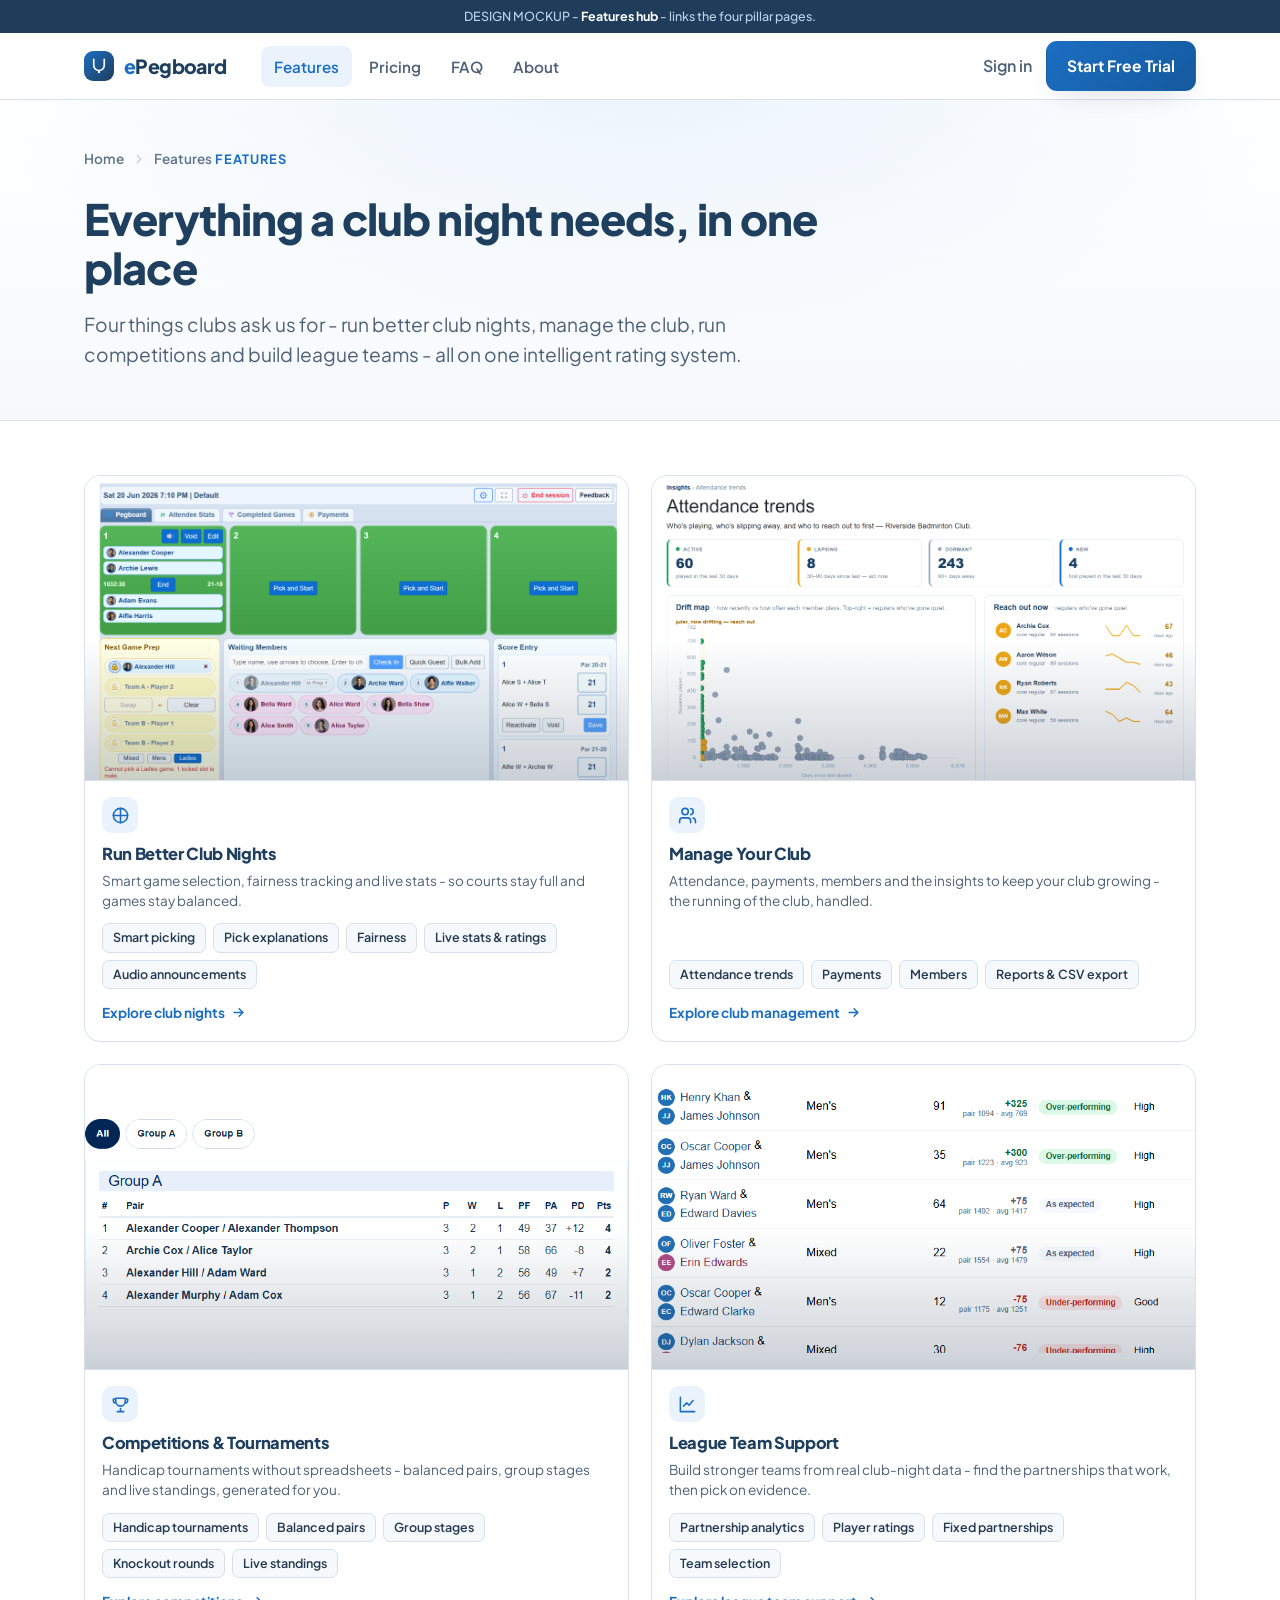
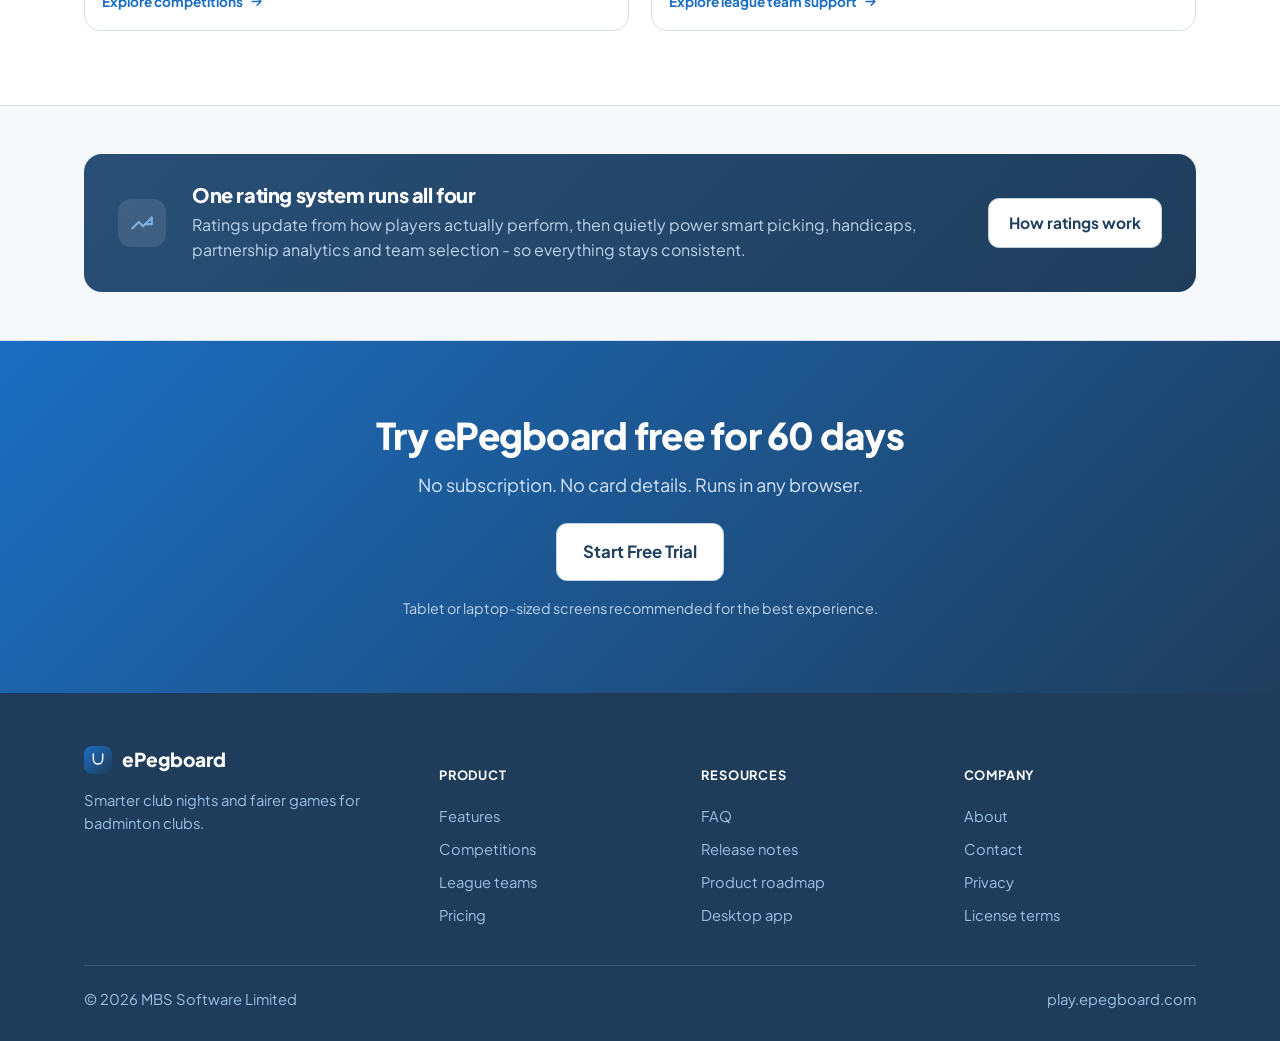
<file: docs/redesign/mockups/features.html>
<!DOCTYPE html>
<html lang="en">
<head>
<meta charset="utf-8" />
<meta name="viewport" content="width=device-width, initial-scale=1.0" />
<title>Features - ePegboard badminton club software</title>
<meta name="description" content="Everything a badminton club needs: smart club nights, club management and insights, handicap competitions and league team support - on one intelligent rating system." />
<link rel="preconnect" href="https://fonts.googleapis.com">
<link rel="preconnect" href="https://fonts.gstatic.com" crossorigin>
<link href="https://fonts.googleapis.com/css2?family=Plus+Jakarta+Sans:wght@400;500;600;700;800&display=swap" rel="stylesheet">
<link rel="stylesheet" href="mockup.css">
</head>
<body>

<div class="ribbon">DESIGN MOCKUP - <b>Features hub</b> - links the four pillar pages.</div>

<header class="nav">
  <div class="wrap nav-inner">
    <a class="brand" href="index.html">
      <span class="mark"><svg viewBox="0 0 24 24" fill="none" stroke="#fff" stroke-width="2.2" stroke-linecap="round"><path d="M5 3v8a7 7 0 0 0 14 0V3"/><circle cx="12" cy="20" r="1.6" fill="#fff" stroke="none"/></svg></span>
      <span><span class="e">e</span>Pegboard</span>
    </a>
    <nav class="nav-links">
      <a href="features.html" class="active">Features</a>
      <a href="pricing.html">Pricing</a>
      <a href="faq.html">FAQ</a>
      <a href="about.html">About</a>
    </nav>
    <div class="nav-cta">
      <a class="signin" href="https://play.epegboard.com" target="_blank">Sign in</a>
      <a class="btn btn-primary" href="https://play.epegboard.com/signup" target="_blank">Start Free Trial</a>
    </div>
  </div>
</header>

<!-- HERO -->
<section class="page-hero" style="padding:0">
  <div class="wrap">
    <div class="inner">
      <div class="crumb"><a href="index.html">Home</a> <svg viewBox="0 0 24 24" fill="none" stroke="currentColor" stroke-width="2.4" stroke-linecap="round" stroke-linejoin="round"><path d="M9 6l6 6-6 6"/></svg> <span>Features</span></div>
      <span class="eyebrow">Features</span>
      <h1 style="margin-top:10px">Everything a club night needs, in one place</h1>
      <p class="lede">Four things clubs ask us for - run better club nights, manage the club, run competitions and build league teams - all on one intelligent rating system.</p>
    </div>
  </div>
</section>

<!-- PILLAR CARDS -->
<section style="padding-top:54px">
  <div class="wrap">
    <div class="hub-grid">

      <a class="feat-card" href="club-nights.html">
        <div class="feat-thumb"><img src="img/session-board.png" alt="Live session board preview"></div>
        <div class="feat-body">
          <div class="feat-ico"><svg viewBox="0 0 24 24" fill="none" stroke="currentColor" stroke-width="2" stroke-linecap="round" stroke-linejoin="round"><path d="M3 12a9 9 0 1 0 18 0 9 9 0 0 0-18 0z"/><path d="M3 12h18M12 3v18"/></svg></div>
          <h4>Run Better Club Nights</h4>
          <p>Smart game selection, fairness tracking and live stats - so courts stay full and games stay balanced.</p>
          <ul class="hub-feats"><li>Smart picking</li><li>Pick explanations</li><li>Fairness</li><li>Live stats &amp; ratings</li><li>Audio announcements</li></ul>
          <span class="feat-learn">Explore club nights <svg viewBox="0 0 24 24" fill="none" stroke="currentColor" stroke-width="2.4" stroke-linecap="round" stroke-linejoin="round"><path d="M5 12h14M13 6l6 6-6 6"/></svg></span>
        </div>
      </a>

      <a class="feat-card" href="club-management.html">
        <div class="feat-thumb"><img src="img/attendance-trends.png" alt="Attendance trends - active, lapsing and dormant members" style="object-position:top center"></div>
        <div class="feat-body">
          <div class="feat-ico"><svg viewBox="0 0 24 24" fill="none" stroke="currentColor" stroke-width="2" stroke-linecap="round" stroke-linejoin="round"><path d="M16 21v-2a4 4 0 0 0-4-4H6a4 4 0 0 0-4 4v2"/><circle cx="9" cy="7" r="4"/><path d="M22 21v-2a4 4 0 0 0-3-3.87M16 3.13A4 4 0 0 1 16 11"/></svg></div>
          <h4>Manage Your Club</h4>
          <p>Attendance, payments, members and the insights to keep your club growing - the running of the club, handled.</p>
          <ul class="hub-feats"><li>Attendance trends</li><li>Payments</li><li>Members</li><li>Reports &amp; CSV export</li></ul>
          <span class="feat-learn">Explore club management <svg viewBox="0 0 24 24" fill="none" stroke="currentColor" stroke-width="2.4" stroke-linecap="round" stroke-linejoin="round"><path d="M5 12h14M13 6l6 6-6 6"/></svg></span>
        </div>
      </a>

      <a class="feat-card" href="competitions.html">
        <div class="feat-thumb"><img src="img/standings-card.png" alt="Live competition standings" style="object-fit:contain;object-position:center;background:#fff"></div>
        <div class="feat-body">
          <div class="feat-ico"><svg viewBox="0 0 24 24" fill="none" stroke="currentColor" stroke-width="2" stroke-linecap="round" stroke-linejoin="round"><path d="M8 21h8M12 17v4M6 4h12v4a6 6 0 0 1-12 0V4zM6 5H3v2a3 3 0 0 0 3 3M18 5h3v2a3 3 0 0 1-3 3"/></svg></div>
          <h4>Competitions &amp; Tournaments</h4>
          <p>Handicap tournaments without spreadsheets - balanced pairs, group stages and live standings, generated for you.</p>
          <ul class="hub-feats"><li>Handicap tournaments</li><li>Balanced pairs</li><li>Group stages</li><li>Knockout rounds</li><li>Live standings</li></ul>
          <span class="feat-learn">Explore competitions <svg viewBox="0 0 24 24" fill="none" stroke="currentColor" stroke-width="2.4" stroke-linecap="round" stroke-linejoin="round"><path d="M5 12h14M13 6l6 6-6 6"/></svg></span>
        </div>
      </a>

      <a class="feat-card" href="league-team-support.html">
        <div class="feat-thumb"><img src="img/partnerships-card.png" alt="Partnership analytics - pairs and how they perform versus expectation" style="object-fit:contain;object-position:center;background:#fff"></div>
        <div class="feat-body">
          <div class="feat-ico"><svg viewBox="0 0 24 24" fill="none" stroke="currentColor" stroke-width="2" stroke-linecap="round" stroke-linejoin="round"><path d="M3 3v18h18M7 14l4-4 3 3 5-6"/></svg></div>
          <h4>League Team Support</h4>
          <p>Build stronger teams from real club-night data - find the partnerships that work, then pick on evidence.</p>
          <ul class="hub-feats"><li>Partnership analytics</li><li>Player ratings</li><li>Fixed partnerships</li><li>Team selection</li></ul>
          <span class="feat-learn">Explore league team support <svg viewBox="0 0 24 24" fill="none" stroke="currentColor" stroke-width="2.4" stroke-linecap="round" stroke-linejoin="round"><path d="M5 12h14M13 6l6 6-6 6"/></svg></span>
        </div>
      </a>

    </div>
  </div>
</section>

<!-- ENGINE THREAD -->
<section class="bg-soft" style="padding:48px 0">
  <div class="wrap">
    <div class="engine-strip">
      <div class="es-ico"><svg viewBox="0 0 24 24" fill="none" stroke="currentColor" stroke-width="2" stroke-linecap="round" stroke-linejoin="round"><path d="M3 17l6-6 4 4 8-8"/><path d="M21 7v6h-6"/></svg></div>
      <div class="es-txt">
        <h3>One rating system runs all four</h3>
        <p>Ratings update from how players actually perform, then quietly power smart picking, handicaps, partnership analytics and team selection - so everything stays consistent.</p>
      </div>
      <a class="btn btn-ghost" style="background:#fff" href="club-nights.html">How ratings work</a>
    </div>
  </div>
</section>

<!-- CTA -->
<section class="cta">
  <div class="wrap">
    <h2>Try ePegboard free for 60 days</h2>
    <p>No subscription. No card details. Runs in any browser.</p>
    <a class="btn btn-ghost btn-lg" style="background:#fff" href="https://play.epegboard.com/signup" target="_blank">Start Free Trial</a>
    <p class="fine">Tablet or laptop-sized screens recommended for the best experience.</p>
  </div>
</section>

<!-- FOOTER -->
<footer>
  <div class="wrap">
    <div class="foot-grid">
      <div>
        <div class="foot-brand"><span class="mark" style="width:28px;height:28px;border-radius:8px;background:linear-gradient(135deg,var(--primary),var(--navy));display:grid;place-items:center"><svg viewBox="0 0 24 24" fill="none" stroke="#fff" stroke-width="2.2" stroke-linecap="round" style="width:16px;height:16px"><path d="M5 3v8a7 7 0 0 0 14 0V3"/></svg></span> ePegboard</div>
        <p style="margin-top:14px;max-width:30ch">Smarter club nights and fairer games for badminton clubs.</p>
      </div>
      <div><h5>Product</h5><a href="features.html">Features</a><a href="competitions.html">Competitions</a><a href="league-team-support.html">League teams</a><a href="pricing.html">Pricing</a></div>
      <div><h5>Resources</h5><a href="faq.html">FAQ</a><a href="#">Release notes</a><a href="#">Product roadmap</a><a href="#">Desktop app</a></div>
      <div><h5>Company</h5><a href="about.html">About</a><a href="#">Contact</a><a href="#">Privacy</a><a href="#">License terms</a></div>
    </div>
    <div class="foot-bottom"><span>&copy; 2026 MBS Software Limited</span><span>play.epegboard.com</span></div>
  </div>
</footer>

</body>
</html>
</file>
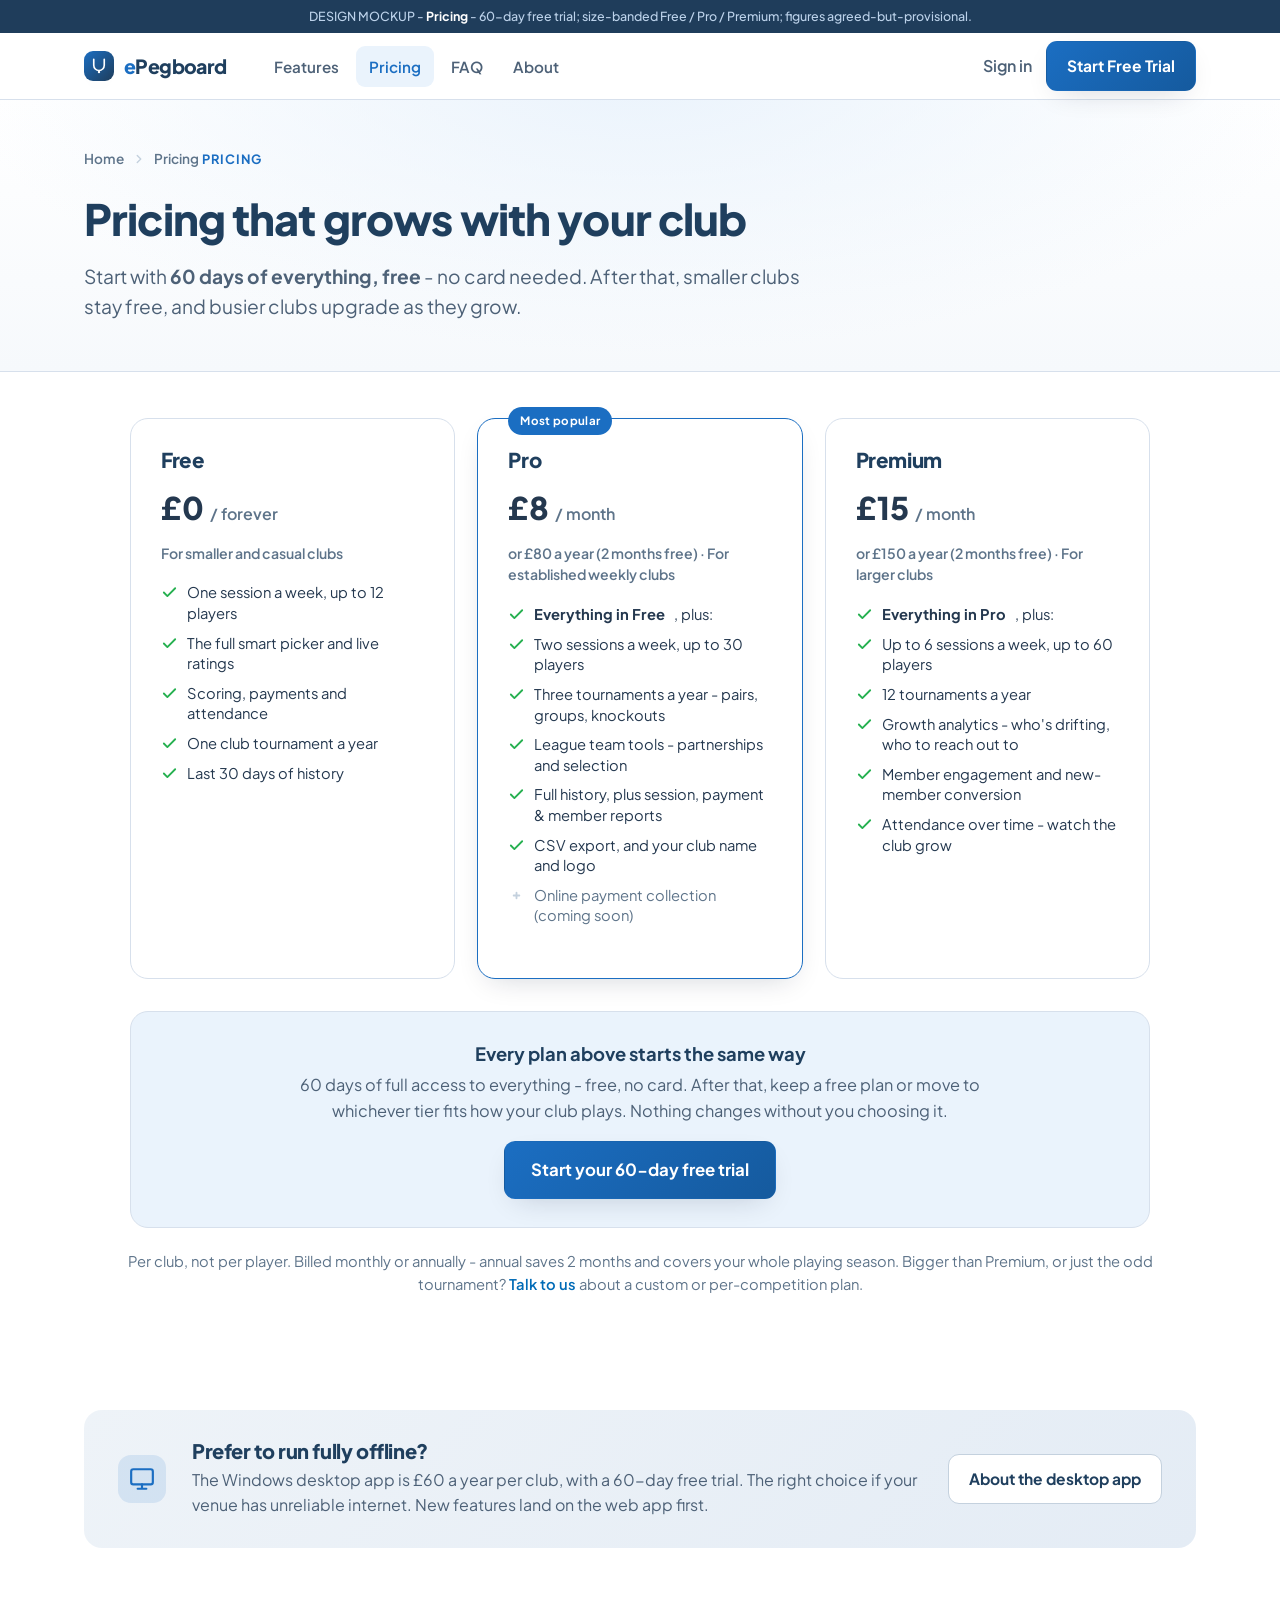
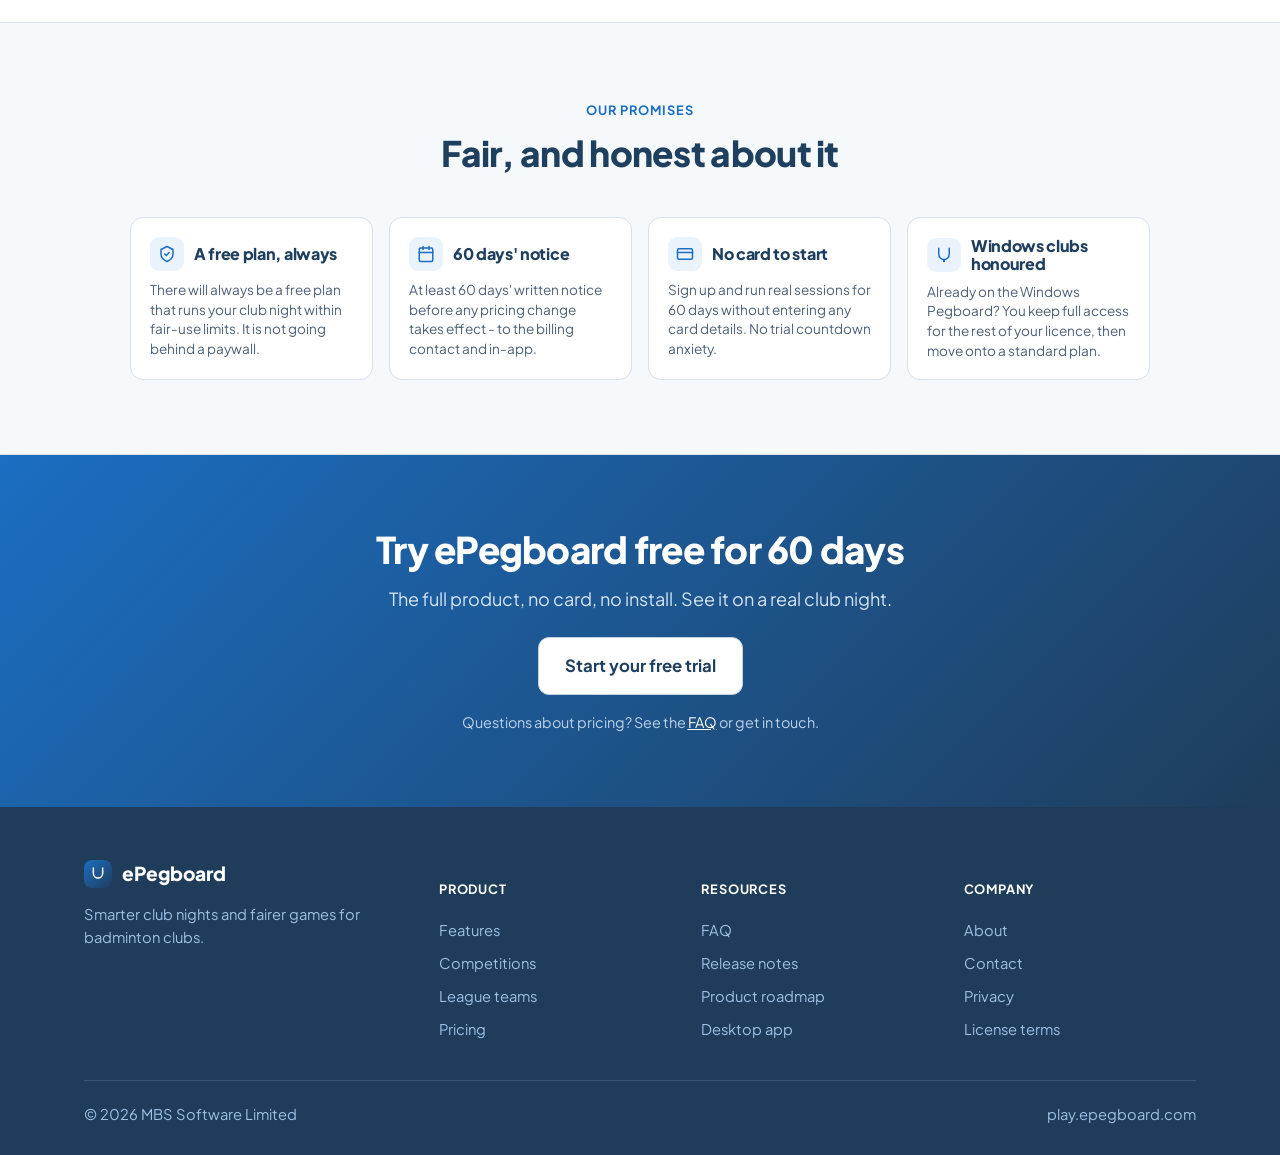
<file: docs/redesign/mockups/pricing.html>
<!DOCTYPE html>
<html lang="en">
<head>
<meta charset="utf-8" />
<meta name="viewport" content="width=device-width, initial-scale=1.0" />
<title>Pricing - ePegboard badminton club software</title>
<meta name="description" content="Start with a 60-day free trial of everything, no card needed. Then keep a free plan for smaller clubs, or upgrade as your club grows. Simple per-club pricing." />
<link rel="preconnect" href="https://fonts.googleapis.com">
<link rel="preconnect" href="https://fonts.gstatic.com" crossorigin>
<link href="https://fonts.googleapis.com/css2?family=Plus+Jakarta+Sans:wght@400;500;600;700;800&display=swap" rel="stylesheet">
<link rel="stylesheet" href="mockup.css">
</head>
<body>

<div class="ribbon">DESIGN MOCKUP - <b>Pricing</b> - 60-day free trial; size-banded Free / Pro / Premium; figures agreed-but-provisional.</div>

<header class="nav">
  <div class="wrap nav-inner">
    <a class="brand" href="index.html">
      <span class="mark"><svg viewBox="0 0 24 24" fill="none" stroke="#fff" stroke-width="2.2" stroke-linecap="round"><path d="M5 3v8a7 7 0 0 0 14 0V3"/><circle cx="12" cy="20" r="1.6" fill="#fff" stroke="none"/></svg></span>
      <span><span class="e">e</span>Pegboard</span>
    </a>
    <nav class="nav-links">
      <a href="features.html">Features</a>
      <a href="pricing.html" class="active">Pricing</a>
      <a href="faq.html">FAQ</a>
      <a href="about.html">About</a>
    </nav>
    <div class="nav-cta">
      <a class="signin" href="https://play.epegboard.com" target="_blank">Sign in</a>
      <a class="btn btn-primary" href="https://play.epegboard.com/signup" target="_blank">Start Free Trial</a>
    </div>
  </div>
</header>

<!-- HERO -->
<section class="page-hero" style="padding:0">
  <div class="wrap">
    <div class="inner" style="max-width:none">
      <div class="crumb"><a href="index.html">Home</a> <svg viewBox="0 0 24 24" fill="none" stroke="currentColor" stroke-width="2.4" stroke-linecap="round" stroke-linejoin="round"><path d="M9 6l6 6-6 6"/></svg> <span>Pricing</span></div>
      <span class="eyebrow">Pricing</span>
      <h1 style="margin-top:10px">Pricing that grows with your club</h1>
      <p class="lede">Start with <strong>60 days of everything, free</strong> - no card needed. After that, smaller clubs stay free, and busier clubs upgrade as they grow.</p>
    </div>
  </div>
</section>

<!-- TIERS -->
<section style="padding-top:46px">
  <div class="wrap">
    <div class="price-grid cols-3">

      <!-- Free -->
      <div class="price">
        <h3>Free</h3>
        <div class="amt">&pound;0 <span class="per">/ forever</span></div>
        <div class="price-for">For smaller and casual clubs</div>
        <ul class="feats">
          <li><svg viewBox="0 0 24 24" fill="none" stroke="currentColor" stroke-width="2.6" stroke-linecap="round" stroke-linejoin="round"><path d="M20 6L9 17l-5-5"/></svg> One session a week, up to 12 players</li>
          <li><svg viewBox="0 0 24 24" fill="none" stroke="currentColor" stroke-width="2.6" stroke-linecap="round" stroke-linejoin="round"><path d="M20 6L9 17l-5-5"/></svg> The full smart picker and live ratings</li>
          <li><svg viewBox="0 0 24 24" fill="none" stroke="currentColor" stroke-width="2.6" stroke-linecap="round" stroke-linejoin="round"><path d="M20 6L9 17l-5-5"/></svg> Scoring, payments and attendance</li>
          <li><svg viewBox="0 0 24 24" fill="none" stroke="currentColor" stroke-width="2.6" stroke-linecap="round" stroke-linejoin="round"><path d="M20 6L9 17l-5-5"/></svg> One club tournament a year</li>
          <li><svg viewBox="0 0 24 24" fill="none" stroke="currentColor" stroke-width="2.6" stroke-linecap="round" stroke-linejoin="round"><path d="M20 6L9 17l-5-5"/></svg> Last 30 days of history</li>
        </ul>
      </div>

      <!-- Pro (recommended) -->
      <div class="price feat">
        <span class="badge">Most popular</span>
        <h3>Pro</h3>
        <div class="amt">&pound;8 <span class="per">/ month</span></div>
        <div class="price-for">or &pound;80 a year (2 months free) &middot; For established weekly clubs</div>
        <ul class="feats">
          <li><svg viewBox="0 0 24 24" fill="none" stroke="currentColor" stroke-width="2.6" stroke-linecap="round" stroke-linejoin="round"><path d="M20 6L9 17l-5-5"/></svg> <strong>Everything in Free</strong>, plus:</li>
          <li><svg viewBox="0 0 24 24" fill="none" stroke="currentColor" stroke-width="2.6" stroke-linecap="round" stroke-linejoin="round"><path d="M20 6L9 17l-5-5"/></svg> Two sessions a week, up to 30 players</li>
          <li><svg viewBox="0 0 24 24" fill="none" stroke="currentColor" stroke-width="2.6" stroke-linecap="round" stroke-linejoin="round"><path d="M20 6L9 17l-5-5"/></svg> Three tournaments a year - pairs, groups, knockouts</li>
          <li><svg viewBox="0 0 24 24" fill="none" stroke="currentColor" stroke-width="2.6" stroke-linecap="round" stroke-linejoin="round"><path d="M20 6L9 17l-5-5"/></svg> League team tools - partnerships and selection</li>
          <li><svg viewBox="0 0 24 24" fill="none" stroke="currentColor" stroke-width="2.6" stroke-linecap="round" stroke-linejoin="round"><path d="M20 6L9 17l-5-5"/></svg> Full history, plus session, payment &amp; member reports</li>
          <li><svg viewBox="0 0 24 24" fill="none" stroke="currentColor" stroke-width="2.6" stroke-linecap="round" stroke-linejoin="round"><path d="M20 6L9 17l-5-5"/></svg> CSV export, and your club name and logo</li>
          <li class="muted"><svg viewBox="0 0 24 24" fill="none" stroke="currentColor" stroke-width="2.6" stroke-linecap="round" stroke-linejoin="round"><path d="M12 8v8M8 12h8"/></svg> Online payment collection (coming soon)</li>
        </ul>
      </div>

      <!-- Premium -->
      <div class="price">
        <h3>Premium</h3>
        <div class="amt">&pound;15 <span class="per">/ month</span></div>
        <div class="price-for">or &pound;150 a year (2 months free) &middot; For larger clubs</div>
        <ul class="feats">
          <li><svg viewBox="0 0 24 24" fill="none" stroke="currentColor" stroke-width="2.6" stroke-linecap="round" stroke-linejoin="round"><path d="M20 6L9 17l-5-5"/></svg> <strong>Everything in Pro</strong>, plus:</li>
          <li><svg viewBox="0 0 24 24" fill="none" stroke="currentColor" stroke-width="2.6" stroke-linecap="round" stroke-linejoin="round"><path d="M20 6L9 17l-5-5"/></svg> Up to 6 sessions a week, up to 60 players</li>
          <li><svg viewBox="0 0 24 24" fill="none" stroke="currentColor" stroke-width="2.6" stroke-linecap="round" stroke-linejoin="round"><path d="M20 6L9 17l-5-5"/></svg> 12 tournaments a year</li>
          <li><svg viewBox="0 0 24 24" fill="none" stroke="currentColor" stroke-width="2.6" stroke-linecap="round" stroke-linejoin="round"><path d="M20 6L9 17l-5-5"/></svg> Growth analytics - who's drifting, who to reach out to</li>
          <li><svg viewBox="0 0 24 24" fill="none" stroke="currentColor" stroke-width="2.6" stroke-linecap="round" stroke-linejoin="round"><path d="M20 6L9 17l-5-5"/></svg> Member engagement and new-member conversion</li>
          <li><svg viewBox="0 0 24 24" fill="none" stroke="currentColor" stroke-width="2.6" stroke-linecap="round" stroke-linejoin="round"><path d="M20 6L9 17l-5-5"/></svg> Attendance over time - watch the club grow</li>
        </ul>
      </div>

    </div>
    <div style="max-width:1020px;margin:32px auto 0;background:var(--bg-tint);border:1px solid var(--line);border-radius:var(--radius);padding:28px 30px;text-align:center">
      <p style="font-weight:700;color:var(--ink);font-size:1.15rem;margin-bottom:4px">Every plan above starts the same way</p>
      <p style="color:var(--muted-2);font-size:1.02rem;max-width:62ch;margin:0 auto 18px">60 days of full access to everything - free, no card. After that, keep a free plan or move to whichever tier fits how your club plays. Nothing changes without you choosing it.</p>
      <a class="btn btn-primary btn-lg" href="https://play.epegboard.com/signup" target="_blank">Start your 60-day free trial</a>
    </div>

    <p style="text-align:center;color:var(--muted);font-size:.92rem;margin-top:22px">Per club, not per player. Billed monthly or annually - annual saves 2 months and covers your whole playing season. Bigger than Premium, or just the odd tournament? <a href="#" style="color:var(--link);font-weight:600">Talk to us</a> about a custom or per-competition plan.</p>
  </div>
</section>

<!-- DESKTOP APP -->
<section style="padding-top:40px">
  <div class="wrap">
    <div class="engine-strip" style="background:linear-gradient(135deg,#eef3f8,#e4ecf5);color:var(--ink-2)">
      <div class="es-ico" style="background:rgba(27,110,194,.12);color:var(--primary)"><svg viewBox="0 0 24 24" fill="none" stroke="currentColor" stroke-width="2" stroke-linecap="round" stroke-linejoin="round"><rect x="2" y="3" width="20" height="14" rx="2"/><path d="M8 21h8M12 17v4"/></svg></div>
      <div class="es-txt">
        <h3 style="color:var(--ink)">Prefer to run fully offline?</h3>
        <p style="color:var(--muted-2)">The Windows desktop app is &pound;60 a year per club, with a 60-day free trial. The right choice if your venue has unreliable internet. New features land on the web app first.</p>
      </div>
      <a class="btn btn-ghost" href="#">About the desktop app</a>
    </div>
  </div>
</section>

<!-- OUR PROMISES -->
<section class="bg-soft">
  <div class="wrap">
    <div class="section-head center"><span class="eyebrow">Our promises</span><h2>Fair, and honest about it</h2></div>
    <div class="report-grid" style="grid-template-columns:repeat(4,1fr);max-width:1020px;margin:0 auto">
      <div class="report-card">
        <h4><span class="ico"><svg viewBox="0 0 24 24" fill="none" stroke="currentColor" stroke-width="2" stroke-linecap="round" stroke-linejoin="round"><path d="M12 2l8 4v6c0 5-3.5 8-8 10-4.5-2-8-5-8-10V6z"/><path d="M9 12l2 2 4-4"/></svg></span> A free plan, always</h4>
        <p>There will always be a free plan that runs your club night within fair-use limits. It is not going behind a paywall.</p>
      </div>
      <div class="report-card">
        <h4><span class="ico"><svg viewBox="0 0 24 24" fill="none" stroke="currentColor" stroke-width="2" stroke-linecap="round" stroke-linejoin="round"><rect x="3" y="4" width="18" height="18" rx="2"/><path d="M16 2v4M8 2v4M3 10h18"/></svg></span> 60 days' notice</h4>
        <p>At least 60 days' written notice before any pricing change takes effect - to the billing contact and in-app.</p>
      </div>
      <div class="report-card">
        <h4><span class="ico"><svg viewBox="0 0 24 24" fill="none" stroke="currentColor" stroke-width="2" stroke-linecap="round" stroke-linejoin="round"><rect x="2" y="5" width="20" height="14" rx="2"/><path d="M2 10h20"/></svg></span> No card to start</h4>
        <p>Sign up and run real sessions for 60 days without entering any card details. No trial countdown anxiety.</p>
      </div>
      <div class="report-card">
        <h4><span class="ico"><svg viewBox="0 0 24 24" fill="none" stroke="currentColor" stroke-width="2" stroke-linecap="round" stroke-linejoin="round"><path d="M5 3v8a7 7 0 0 0 14 0V3"/><circle cx="12" cy="20" r="1.6" fill="currentColor" stroke="none"/></svg></span> Windows clubs honoured</h4>
        <p>Already on the Windows Pegboard? You keep full access for the rest of your licence, then move onto a standard plan.</p>
      </div>
    </div>
  </div>
</section>

<!-- CTA -->
<section class="cta">
  <div class="wrap">
    <h2>Try ePegboard free for 60 days</h2>
    <p>The full product, no card, no install. See it on a real club night.</p>
    <a class="btn btn-ghost btn-lg" style="background:#fff" href="https://play.epegboard.com/signup" target="_blank">Start your free trial</a>
    <p class="fine">Questions about pricing? See the <a href="faq.html" style="color:#fff;text-decoration:underline">FAQ</a> or get in touch.</p>
  </div>
</section>

<!-- FOOTER -->
<footer>
  <div class="wrap">
    <div class="foot-grid">
      <div>
        <div class="foot-brand"><span class="mark" style="width:28px;height:28px;border-radius:8px;background:linear-gradient(135deg,var(--primary),var(--navy));display:grid;place-items:center"><svg viewBox="0 0 24 24" fill="none" stroke="#fff" stroke-width="2.2" stroke-linecap="round" style="width:16px;height:16px"><path d="M5 3v8a7 7 0 0 0 14 0V3"/></svg></span> ePegboard</div>
        <p style="margin-top:14px;max-width:30ch">Smarter club nights and fairer games for badminton clubs.</p>
      </div>
      <div><h5>Product</h5><a href="features.html">Features</a><a href="competitions.html">Competitions</a><a href="league-team-support.html">League teams</a><a href="pricing.html">Pricing</a></div>
      <div><h5>Resources</h5><a href="faq.html">FAQ</a><a href="#">Release notes</a><a href="#">Product roadmap</a><a href="#">Desktop app</a></div>
      <div><h5>Company</h5><a href="about.html">About</a><a href="#">Contact</a><a href="#">Privacy</a><a href="#">License terms</a></div>
    </div>
    <div class="foot-bottom"><span>&copy; 2026 MBS Software Limited</span><span>play.epegboard.com</span></div>
  </div>
</footer>

</body>
</html>
</file>
<file: docs/redesign/mockups/mockup.css>
:root{
  --primary:#1b6ec2;
  --primary-dark:#1861ac;
  --primary-700:#155a9e;
  --link:#006bb7;
  --navy:#1f3d5b;
  --navy-2:#294f76;
  --ink:#1f3f5e;
  --ink-2:#24384f;
  --muted:#5e748a;
  --muted-2:#4d6177;
  --bg:#ffffff;
  --bg-soft:#f6f9fc;
  --bg-tint:#eaf3fc;
  --line:#d7e0ec;
  --line-2:#c4d1de;
  --green:#26b050;
  --green-soft:#e7f6ec;
  --shuttle:#e0a106;
  --shadow:0 10px 30px -12px rgba(8,24,50,.20);
  --shadow-lg:0 24px 60px -20px rgba(8,24,50,.30);
  --radius:18px;
  --radius-sm:11px;
}
*{box-sizing:border-box}
html{scroll-behavior:smooth}
body{margin:0;font-family:'Plus Jakarta Sans',system-ui,-apple-system,Segoe UI,Roboto,sans-serif;color:var(--ink-2);background:var(--bg);line-height:1.55;-webkit-font-smoothing:antialiased;overflow-x:hidden}
a{color:inherit;text-decoration:none}
.wrap{max-width:1160px;margin:0 auto;padding:0 24px}
h1,h2,h3,h4{line-height:1.12;letter-spacing:-.02em;margin:0;color:var(--ink)}
p{margin:0}
.eyebrow{font-size:.8rem;font-weight:700;letter-spacing:.08em;text-transform:uppercase;color:var(--primary)}

.ribbon{background:var(--navy);color:#bcd2ea;font-size:.78rem;text-align:center;padding:7px 12px;font-weight:500}
.ribbon b{color:#fff}

/* nav */
header.nav{position:sticky;top:0;z-index:50;background:rgba(255,255,255,.88);backdrop-filter:blur(10px);border-bottom:1px solid var(--line)}
.nav-inner{display:flex;align-items:center;gap:28px;height:66px}
.brand{display:flex;align-items:center;gap:10px;font-weight:800;font-size:1.22rem;letter-spacing:-.03em;color:var(--ink)}
.brand .mark{width:30px;height:30px;border-radius:9px;background:linear-gradient(135deg,var(--primary),var(--navy));display:grid;place-items:center;box-shadow:var(--shadow)}
.brand .mark svg{width:18px;height:18px}
.brand .e{color:var(--primary)}
.nav-links{display:flex;gap:4px;margin-left:6px}
.nav-links a{padding:9px 13px;border-radius:9px;font-weight:600;font-size:.95rem;color:var(--muted-2)}
.nav-links a:hover{background:var(--bg-soft);color:var(--ink)}
.nav-links a.active{color:var(--primary);background:var(--bg-tint)}
.nav-cta{margin-left:auto;display:flex;align-items:center;gap:14px}
.btn{display:inline-flex;align-items:center;gap:8px;font-weight:700;border-radius:11px;padding:12px 20px;font-size:.97rem;cursor:pointer;border:1px solid transparent;transition:transform .12s ease,box-shadow .12s ease}
.btn:hover{transform:translateY(-1px)}
.btn-primary{background:linear-gradient(135deg,var(--primary),var(--primary-700));color:#fff;box-shadow:var(--shadow)}
.btn-primary:hover{box-shadow:var(--shadow-lg)}
.btn-ghost{background:#fff;border-color:var(--line-2);color:var(--ink)}
.btn-ghost:hover{border-color:var(--primary)}
.btn-lg{padding:15px 26px;font-size:1.05rem}
.signin{font-weight:600;color:var(--muted-2)}
.signin:hover{color:var(--ink)}

/* home hero - compact: copy + laptop screenshot, feature cards beneath */
.hero{background:radial-gradient(1100px 460px at 50% -12%,var(--bg-tint),transparent 62%),linear-gradient(180deg,#fff,var(--bg-soft));border-bottom:1px solid var(--line)}
.hero-top{display:grid;grid-template-columns:0.74fr 1.36fr;gap:36px;align-items:center;padding:44px 0 30px}
.hero h1{font-size:2.55rem;font-weight:800}
.hero h1 .accent{color:var(--primary)}
.hero .lede{font-size:1.15rem;color:var(--muted-2);margin-top:18px;max-width:36ch}
.hero-actions{display:flex;gap:14px;margin:26px 0 14px;flex-wrap:wrap}
.trust{font-size:.9rem;color:var(--muted)}
.trust .dot{color:var(--primary);font-weight:800}

/* composite hero: laptop screenshot + floating cards */
.hero-visual{position:relative;padding:8px 6px}
.laptop{position:relative;z-index:1;background:#16314c;border-radius:13px 13px 0 0;padding:11px 11px 0;box-shadow:var(--shadow-lg)}
.laptop .screen{background:#fff;border-radius:5px;overflow:hidden}
.browserbar{display:flex;align-items:center;gap:9px;padding:8px 11px;background:#eef3f8;border-bottom:1px solid var(--line)}
.browserbar .dots{display:flex;gap:5px}
.browserbar .dots i{width:9px;height:9px;border-radius:50%;background:#c4d1de;display:block}
.browserbar .url{flex:1;background:#fff;border:1px solid var(--line);border-radius:7px;padding:4px 12px;font-size:.74rem;color:var(--muted-2);font-weight:600;display:flex;align-items:center;gap:7px}
.browserbar .url svg{width:12px;height:12px;color:var(--green);flex:none}
.laptop .screen img{display:block;width:100%;aspect-ratio:1243/617;object-fit:cover;object-position:top center}
.laptop-base{height:13px;background:linear-gradient(180deg,#d3dce6,#aab6c4);border-radius:0 0 14px 14px;position:relative;z-index:1;box-shadow:var(--shadow)}
.laptop-base::after{content:"";position:absolute;top:0;left:50%;transform:translateX(-50%);width:90px;height:5px;background:#8a98a8;border-radius:0 0 6px 6px}
.float{position:absolute;z-index:2;background:#fff;border:1px solid var(--line);border-radius:14px;box-shadow:var(--shadow-lg);padding:13px 15px}
.float .fc-label{font-size:.65rem;text-transform:uppercase;letter-spacing:.05em;color:var(--muted);font-weight:700;margin-bottom:8px}
.phone{position:absolute;z-index:3;width:136px;bottom:-18px;left:-30px;background:linear-gradient(160deg,#16314c,#0d2238);border-radius:20px;padding:6px;box-shadow:var(--shadow-lg)}
.phone .pscreen{background:#fff;border-radius:14px;overflow:hidden;position:relative}
.phone .pscreen .notch{position:absolute;top:6px;left:50%;transform:translateX(-50%);width:30px;height:4px;border-radius:3px;background:rgba(0,0,0,.16);z-index:2}
.phone .pscreen img{display:block;width:100%}
.float-tourn{bottom:36px;left:-16px;width:186px}
.float-tourn .trow{padding:5px 0;font-size:.78rem}
.float-analytics{top:8px;right:-16px;width:196px}
.fc-pair{display:flex;align-items:center;gap:7px;font-weight:700;color:var(--ink-2);font-size:.85rem}
.fc-pair .av{width:20px;height:20px}
.fc-benefit{margin-top:10px;display:flex;align-items:center;gap:7px;font-weight:700;color:#1a7d3a;font-size:.83rem;line-height:1.3}
.fc-benefit svg{width:16px;height:16px;flex:none}
.fc-stat{margin-top:9px;display:flex;align-items:baseline;gap:8px}
.fc-stat .up{display:inline-flex;align-items:center;gap:5px;color:#1a7d3a;font-size:1.5rem;font-weight:800;letter-spacing:-.02em}
.fc-stat .up svg{width:18px;height:18px}
.fc-stat small{color:var(--muted);font-weight:600;font-size:.73rem}
/* mini faux tables */
.tbl{font-size:.8rem}
.thead{display:flex;justify-content:space-between;font-size:.66rem;text-transform:uppercase;letter-spacing:.04em;color:var(--muted);font-weight:700;padding-bottom:5px;border-bottom:1px solid var(--line)}
.trow{display:flex;align-items:center;justify-content:space-between;padding:7px 0;border-bottom:1px solid var(--line)}
.trow:last-child{border-bottom:0}
.tnm{display:flex;align-items:center;gap:8px;font-weight:600;color:var(--ink-2)}
.rank{width:19px;height:19px;border-radius:50%;background:var(--bg-tint);color:var(--primary);font-size:.7rem;font-weight:800;display:grid;place-items:center;flex:none}
.pts{font-weight:800;color:var(--primary)}
.tmeta{color:var(--muted);font-weight:600;font-size:.74rem}
.delta{color:#1a7d3a;font-weight:800;font-size:.78rem}

/* hero value bullets */
.hero-bullets{list-style:none;padding:0;margin:20px 0 2px;display:grid;gap:9px}
.hero-bullets li{display:flex;align-items:center;gap:9px;font-weight:600;color:var(--ink-2);font-size:.98rem}
.hero-bullets svg{width:18px;height:18px;color:var(--green);flex:none}

/* feature cards (with preview) */
.feat-cards{display:grid;grid-template-columns:repeat(4,1fr);gap:18px;padding-bottom:46px}
.feat-card{background:#fff;border:1px solid var(--line);border-radius:16px;overflow:hidden;display:flex;flex-direction:column;transition:transform .14s ease,box-shadow .14s ease,border-color .14s ease}
.feat-card:hover{transform:translateY(-4px);box-shadow:var(--shadow);border-color:var(--primary)}
.feat-thumb{aspect-ratio:16/10;overflow:hidden;border-bottom:1px solid var(--line);background:linear-gradient(135deg,#dbe9f7,#cfe0f2);position:relative}
.feat-thumb img{width:100%;height:100%;object-fit:cover;object-position:top center;display:block;filter:saturate(1.1) contrast(1.07)}
.feat-thumb::after{content:"";position:absolute;left:0;right:0;bottom:0;height:46%;pointer-events:none;background:linear-gradient(to top,rgba(18,42,72,.22),transparent)}
.feat-thumb.ph{display:grid;place-items:center;color:var(--primary)}
.feat-thumb.ph svg{width:30px;height:30px;opacity:.7}
.feat-thumb .ph-tag{position:absolute;bottom:8px;right:9px;font-size:.6rem;font-weight:700;color:var(--shuttle);background:rgba(255,255,255,.88);padding:2px 8px;border-radius:20px}
.feat-body{padding:16px 17px 18px;display:flex;flex-direction:column;flex:1}
.feat-ico{width:36px;height:36px;border-radius:10px;display:grid;place-items:center;background:var(--bg-tint);color:var(--primary);margin-bottom:11px}
.feat-ico svg{width:19px;height:19px}
.feat-body h4{font-size:1.03rem;font-weight:800;color:var(--ink);line-height:1.2}
.feat-body p{font-size:.85rem;color:var(--muted-2);margin-top:7px;flex:1;line-height:1.45}
.feat-learn{display:inline-flex;align-items:center;gap:6px;margin-top:13px;font-weight:700;color:var(--primary);font-size:.85rem}
.feat-learn svg{width:15px;height:15px;transition:transform .14s ease}
.feat-card:hover .feat-learn svg{transform:translateX(3px)}

/* trust strip */
.trust-strip{border-bottom:1px solid var(--line);background:#fff}
.trust-strip .row{display:grid;grid-template-columns:repeat(4,1fr);gap:18px;padding:22px 0}
.trust-item{display:flex;align-items:center;gap:11px;justify-content:center;color:var(--ink-2);font-weight:600;font-size:.92rem;text-align:left}
.trust-item svg{width:22px;height:22px;color:var(--primary);flex:none}
.trust-item .ph-note{font-size:.66rem;color:var(--shuttle);font-weight:700;display:block;margin-top:1px}

section{padding:74px 0}
.center{text-align:center}
.section-head{max-width:56ch;margin:0 auto 44px}
.section-head h2{font-size:2.2rem;font-weight:800;margin-top:12px}
.section-head p{color:var(--muted-2);font-size:1.08rem;margin-top:14px}
.bg-soft{background:var(--bg-soft);border-top:1px solid var(--line);border-bottom:1px solid var(--line)}

/* showcase / workflow rows - screenshot led */
.showcase{display:grid;grid-template-columns:1fr 1fr;gap:48px;align-items:center;margin-bottom:64px}
.showcase:last-child{margin-bottom:0}
.showcase.flip .copy{order:2}
.showcase h3{font-size:1.7rem;font-weight:800}
.showcase .copy p{color:var(--muted-2);font-size:1.06rem;margin-top:14px}
.showcase .copy ul{list-style:none;padding:0;margin:18px 0 0}
.showcase .copy li{display:flex;align-items:center;gap:10px;padding:6px 0;font-weight:600;color:var(--ink-2)}
.showcase .copy li svg{width:19px;height:19px;color:var(--green);flex:none}
.step-eyebrow{font-size:.78rem;font-weight:700;letter-spacing:.06em;text-transform:uppercase;color:var(--primary);margin-bottom:7px;display:flex;align-items:center;gap:9px}
.step-eyebrow .wf-num{display:inline-grid;place-items:center;width:26px;height:26px;border-radius:8px;background:var(--bg-tint);color:var(--primary);font-size:.85rem;font-weight:800}

/* screenshot frame + real image */
.shot{background:#fff;border:1px solid var(--line);border-radius:var(--radius);box-shadow:var(--shadow-lg);overflow:hidden}
.shot .bar{display:none}
.shot .bar.show{display:flex;align-items:center;gap:7px;padding:10px 13px;background:var(--navy);color:#bcd2ea}
.shot .bar .dots{display:flex;gap:6px}
.shot .bar .dots i{width:10px;height:10px;border-radius:50%;background:#3a5d83;display:block}
.shot .bar .url{margin-left:6px;font-size:.74rem;background:#16314c;padding:4px 11px;border-radius:7px;color:#9dc0e3}
.shot img{display:block;width:100%}
.shot .ph{aspect-ratio:16/10;display:flex;flex-direction:column;align-items:center;justify-content:center;gap:8px;background:repeating-linear-gradient(45deg,#f3f7fb,#f3f7fb 14px,#eef3f8 14px,#eef3f8 28px);color:var(--muted)}
.shot .ph svg{width:34px;height:34px;color:var(--line-2)}
.shot .ph b{font-weight:700;color:var(--muted-2);font-size:.95rem}
.shot .ph span{font-size:.8rem}

/* faux live panel */
.appbody{padding:16px}
.appbody .h{display:flex;justify-content:space-between;align-items:center;margin-bottom:13px}
.appbody .h b{font-size:.98rem;color:var(--ink)}
.tag{font-size:.72rem;font-weight:700;padding:4px 10px;border-radius:20px;background:var(--green-soft);color:#1a7d3a}
.courts{display:grid;grid-template-columns:1fr 1fr;gap:9px}
.court{border:1px solid var(--line);border-radius:11px;padding:10px 11px;background:var(--bg-soft)}
.court .ct{font-size:.7rem;font-weight:700;color:var(--muted);letter-spacing:.04em;text-transform:uppercase}
.court .pair{display:flex;align-items:center;gap:7px;margin-top:6px;font-size:.84rem;font-weight:600;color:var(--ink-2)}
.court .vs{font-size:.68rem;color:var(--muted);margin:2px 0}
.av{width:21px;height:21px;border-radius:50%;background:linear-gradient(135deg,#bcd9f5,#7fb0e0);display:inline-block;flex:none}
.av.f{background:linear-gradient(135deg,#e3a4c7,#a85283)}
.queue{margin-top:12px;border-top:1px dashed var(--line);padding-top:11px}
.queue .qt{font-size:.7rem;font-weight:700;color:var(--muted);letter-spacing:.04em;text-transform:uppercase;margin-bottom:8px}
.chip{display:inline-flex;align-items:center;gap:6px;font-size:.79rem;font-weight:600;background:#fff;border:1px solid var(--line);border-radius:20px;padding:5px 11px;margin:0 6px 6px 0;color:var(--ink-2)}
.chip .av{width:17px;height:17px}

/* pillar page hero */
.page-hero{background:radial-gradient(1100px 460px at 50% -12%,var(--bg-tint),transparent 62%),linear-gradient(180deg,#fff,var(--bg-soft));border-bottom:1px solid var(--line)}
.page-hero .inner{padding:46px 0 50px;max-width:62ch}
.page-hero h1{font-size:2.7rem;font-weight:800}
.page-hero .lede{font-size:1.2rem;color:var(--muted-2);margin-top:18px;max-width:52ch}
.crumb{display:inline-flex;align-items:center;gap:8px;font-size:.85rem;font-weight:600;color:var(--muted);margin-bottom:16px}
.crumb a{color:var(--muted)}
.crumb a:hover{color:var(--primary)}
.crumb svg{width:14px;height:14px;color:var(--line-2)}

/* feature pills */
.pill-row{display:flex;flex-wrap:wrap;gap:10px;margin-top:24px}
.pill{display:inline-flex;align-items:center;gap:8px;font-weight:600;font-size:.9rem;color:var(--ink-2);background:#fff;border:1px solid var(--line);border-radius:30px;padding:8px 15px}
.pill svg{width:16px;height:16px;color:var(--green);flex:none}

/* standout callout */
.callout{background:linear-gradient(135deg,var(--bg-tint),#dbeaf8);border:1px solid var(--line);border-radius:var(--radius-sm);padding:15px 17px;margin-top:20px;display:flex;gap:12px;align-items:flex-start}
.callout svg{width:20px;height:20px;color:var(--primary);flex:none;margin-top:2px}
.callout p{font-size:.95rem;color:var(--ink-2);margin:0}
.callout b{color:var(--ink)}

/* reusable rating-engine strip */
.engine-strip{background:linear-gradient(135deg,var(--navy-2),var(--navy));color:#e6eff8;border-radius:var(--radius);padding:30px 34px;display:flex;align-items:center;gap:26px;flex-wrap:wrap}
.engine-strip .es-ico{width:48px;height:48px;border-radius:13px;background:rgba(255,255,255,.1);display:grid;place-items:center;color:#7fb0e0;flex:none}
.engine-strip .es-ico svg{width:26px;height:26px}
.engine-strip .es-txt{flex:1;min-width:260px}
.engine-strip h3{color:#fff;font-size:1.25rem;font-weight:800}
.engine-strip p{color:#bcd2ea;margin-top:6px;font-size:1rem}

/* pegboard -> platform montage transform */
.transform{display:flex;align-items:center;justify-content:center;gap:26px;flex-wrap:wrap}
.tf-before{flex:0 0 300px;max-width:310px}
.tf-before img{width:100%;border-radius:var(--radius);border:1px solid var(--line);box-shadow:var(--shadow);display:block}
.tf-cap{text-align:center;color:var(--muted);font-size:.85rem;font-weight:600;margin-top:9px}
.tf-arrow{color:var(--primary);flex:none}
.tf-arrow svg{width:42px;height:42px}
.tf-after{flex:1 1 430px;max-width:580px;display:grid;grid-template-columns:1fr 1fr;gap:12px}
.tf-tile{position:relative;border:1px solid var(--line);border-radius:13px;overflow:hidden;box-shadow:var(--shadow);background:#fff}
.tf-tile img{display:block;width:100%;aspect-ratio:16/10;object-fit:cover;object-position:top center}
.tf-tile .tl{position:absolute;left:0;right:0;bottom:0;background:linear-gradient(transparent,rgba(13,40,70,.86));color:#fff;font-size:.74rem;font-weight:700;letter-spacing:.02em;padding:18px 11px 8px}
.tf-tile.wide{grid-column:1 / -1}
.tf-tile.wide img{aspect-ratio:16/6}
@media(max-width:760px){.tf-arrow{transform:rotate(90deg)}.tf-before{flex-basis:260px}}

/* features hub - 2-up pillar cards */
.hub-grid{display:grid;grid-template-columns:1fr 1fr;gap:22px}
.hub-grid .feat-thumb{aspect-ratio:16/9}
.hub-feats{list-style:none;padding:0;margin:13px 0 0;display:flex;flex-wrap:wrap;gap:7px}
.hub-feats li{font-size:.78rem;font-weight:600;color:var(--ink-2);background:var(--bg-soft);border:1px solid var(--line);border-radius:7px;padding:4px 10px}

/* reports grid (insights) */
.report-lane{margin-top:38px}
.report-lane:first-of-type{margin-top:6px}
.report-lane-head{margin-bottom:16px}
.report-lane-head .who{font-size:.78rem;font-weight:700;letter-spacing:.07em;text-transform:uppercase;color:var(--primary);display:block;margin-bottom:5px}
.report-lane-head h3{font-size:1.2rem;font-weight:800;color:var(--ink)}
.report-lane-head h3 .q{font-weight:500;color:var(--muted);font-size:.98rem}
.report-grid{display:grid;grid-template-columns:repeat(3,1fr);gap:16px}
.report-card{background:#fff;border:1px solid var(--line);border-radius:13px;padding:19px}
.report-card h4{font-size:1rem;font-weight:800;color:var(--ink);display:flex;align-items:center;gap:10px}
.report-card .ico{width:34px;height:34px;border-radius:9px;background:var(--bg-tint);color:var(--primary);display:grid;place-items:center;flex:none}
.report-card .ico svg{width:18px;height:18px}
.report-card p{font-size:.85rem;color:var(--muted-2);margin-top:9px;line-height:1.45}
.report-card .csv{font-size:.68rem;font-weight:700;color:#1a7d3a;margin-top:11px;display:inline-flex;align-items:center;gap:5px;letter-spacing:.02em;text-transform:uppercase}
.report-card .csv svg{width:13px;height:13px}
.report-card .tier-tag{font-size:.58rem;font-weight:700;letter-spacing:.04em;text-transform:uppercase;color:var(--shuttle);background:rgba(224,161,6,.13);padding:2px 7px;border-radius:20px;margin-left:7px;vertical-align:middle;white-space:nowrap}

/* process flow (e.g. results -> ratings -> analytics -> selection) */
.flow{display:flex;align-items:center;justify-content:center;gap:6px;flex-wrap:wrap}
.flow .node{background:#fff;border:1px solid var(--line);border-radius:12px;padding:14px 16px;text-align:center;flex:1 1 150px;min-width:140px;box-shadow:var(--shadow)}
.flow .node b{display:block;color:var(--ink);font-size:.95rem;font-weight:800}
.flow .node small{display:block;color:var(--muted);font-size:.78rem;margin-top:3px;font-weight:500}
.flow .arrow{color:var(--primary);display:flex;align-items:center;flex:none}
.flow .arrow svg{width:20px;height:20px}
@media(max-width:760px){.flow .arrow{transform:rotate(90deg)}}

/* engine band (home) */
.engine{background:linear-gradient(135deg,var(--navy-2),var(--navy));color:#e6eff8}
.engine .eyebrow{color:#7fb0e0}
.engine-grid{display:grid;grid-template-columns:1fr 1fr;gap:52px;align-items:center}
.engine h2{font-size:2.15rem;font-weight:800;margin-top:12px;color:#fff}
.engine p.sub{color:#bcd2ea;font-size:1.1rem;margin-top:16px}
.drives{list-style:none;padding:0;margin:26px 0 0;display:grid;grid-template-columns:1fr 1fr;gap:12px}
.drives li{display:flex;align-items:center;gap:10px;font-weight:600;color:#e6eff8}
.drives svg{width:20px;height:20px;color:var(--green);flex:none}
.rating-demo{background:rgba(255,255,255,.06);border:1px solid rgba(255,255,255,.14);border-radius:var(--radius);padding:26px}
.rd-row{display:flex;align-items:center;justify-content:space-between;padding:15px 0;border-bottom:1px solid rgba(255,255,255,.1)}
.rd-row:last-child{border-bottom:0}
.rd-label{color:#bcd2ea;font-size:.9rem;font-weight:600}
.rd-val{font-weight:700;font-size:1.02rem;color:#fff}
.rd-up{display:inline-flex;align-items:center;gap:6px;color:#4fd07a;font-weight:800}
.rd-up svg{width:18px;height:18px}
.rd-note{margin-top:18px;font-size:.9rem;color:#9dc0e3;font-style:italic}

/* how it works */
.steps{display:grid;grid-template-columns:repeat(4,1fr);gap:20px}
.step .n{width:38px;height:38px;border-radius:50%;background:var(--primary);color:#fff;display:grid;place-items:center;font-weight:800;margin-bottom:14px;box-shadow:var(--shadow)}
.step h4{font-size:1.08rem;font-weight:800}
.step p{color:var(--muted-2);margin-top:8px;font-size:.95rem}

/* social proof */
.stats{display:grid;grid-template-columns:repeat(3,1fr);gap:24px;text-align:center}
.stat .num{font-size:2.9rem;font-weight:800;color:var(--primary);letter-spacing:-.03em}
.stat .lbl{color:var(--muted);font-weight:600;margin-top:4px}
.ph-note{font-size:.78rem;color:var(--shuttle);font-weight:700;display:inline-block;margin-top:8px}
.quote{max-width:760px;margin:46px auto 0;text-align:center}
.quote p{font-size:1.4rem;font-weight:600;letter-spacing:-.01em;color:var(--ink)}
.quote .who{margin-top:16px;color:var(--muted);font-weight:600;font-size:.95rem}

/* pricing teaser */
.price-grid{display:grid;grid-template-columns:1fr 1fr;gap:22px;max-width:820px;margin:0 auto}
.price-grid.cols-3{grid-template-columns:repeat(3,1fr);max-width:1020px}
.price{border:1px solid var(--line);border-radius:var(--radius);padding:30px;background:#fff;display:flex;flex-direction:column}
.price .price-for{font-size:.88rem;color:var(--muted);font-weight:600;margin-top:6px}
.price .amt .per{font-size:1rem;color:var(--muted);font-weight:600}
.price ul.feats{list-style:none;padding:0;margin:18px 0 22px;display:grid;gap:9px}
.price ul.feats li{display:flex;align-items:flex-start;gap:9px;font-size:.92rem;color:var(--ink-2);line-height:1.4}
.price ul.feats li svg{width:17px;height:17px;color:var(--green);flex:none;margin-top:2px}
.price ul.feats li.muted{color:var(--muted)}
.price ul.feats li.muted svg{color:var(--line-2)}
.price .price-foot{margin-top:auto}
.price.feat{border-color:var(--primary);box-shadow:var(--shadow);position:relative}
.price .badge{position:absolute;top:-12px;left:30px;background:var(--primary);color:#fff;font-size:.72rem;font-weight:700;padding:5px 12px;border-radius:20px;letter-spacing:.03em}
.price h3{font-size:1.28rem;font-weight:800}
.price .amt{font-size:1.95rem;font-weight:800;margin:12px 0 4px}
.price .amt span{font-size:1rem;color:var(--muted);font-weight:600}
.price p{color:var(--muted-2);margin-top:8px}
.price .btn{margin-top:18px;width:100%;justify-content:center}

/* final cta */
.cta{background:linear-gradient(135deg,var(--primary),var(--navy));color:#fff;text-align:center}
.cta h2{font-size:2.3rem;font-weight:800;color:#fff}
.cta p{font-size:1.13rem;color:#d3e4f5;margin-top:14px}
.cta .btn{margin-top:24px}
.cta .fine{margin-top:16px;font-size:.9rem;color:#bcd2ea}

/* faq */
.faq-wrap{max-width:820px;margin:0 auto}
.faq-cat{font-size:.8rem;font-weight:700;letter-spacing:.08em;text-transform:uppercase;color:var(--primary);margin:40px 0 14px}
.faq-cat:first-child{margin-top:0}
.faq-item{border:1px solid var(--line);border-radius:var(--radius-sm);background:#fff;margin-bottom:12px;overflow:hidden;transition:border-color .12s ease,box-shadow .12s ease}
.faq-item[open]{border-color:var(--primary);box-shadow:var(--shadow)}
.faq-item summary{list-style:none;cursor:pointer;display:flex;align-items:center;justify-content:space-between;gap:16px;padding:18px 22px;font-weight:700;color:var(--ink);font-size:1.05rem}
.faq-item summary::-webkit-details-marker{display:none}
.faq-item summary .chev{width:20px;height:20px;color:var(--muted);flex:none;transition:transform .18s ease}
.faq-item[open] summary .chev{transform:rotate(180deg);color:var(--primary)}
.faq-item .faq-a{padding:0 22px 20px;color:var(--muted-2);font-size:1rem;line-height:1.62}
.faq-item .faq-a a{color:var(--link);font-weight:600}
.faq-item .faq-a p+p{margin-top:12px}

/* about */
.about-grid{display:grid;grid-template-columns:1.55fr 1fr;gap:44px;align-items:start}
.prose p{color:var(--muted-2);font-size:1.08rem;margin-top:18px;max-width:64ch}
.prose p:first-child{margin-top:0}
.prose h3{font-size:1.35rem;font-weight:800;margin-top:34px}
.about-aside{background:var(--bg-soft);border:1px solid var(--line);border-radius:var(--radius);padding:26px;position:sticky;top:86px}
.about-aside h4{font-size:1.05rem;font-weight:800;margin-bottom:6px}
.about-aside .ab-row{display:flex;gap:12px;align-items:flex-start;padding:14px 0;border-top:1px solid var(--line);font-size:.95rem;color:var(--muted-2)}
.about-aside .ab-row:first-of-type{border-top:none;padding-top:14px}
.about-aside .ab-row svg{width:20px;height:20px;color:var(--primary);flex:none;margin-top:1px}
.about-aside .ab-row b{color:var(--ink);font-weight:700}
.values{display:grid;grid-template-columns:repeat(3,1fr);gap:22px}
.value{background:#fff;border:1px solid var(--line);border-radius:var(--radius);padding:24px}
.value .v-ico{width:44px;height:44px;border-radius:12px;background:var(--bg-tint);color:var(--primary);display:grid;place-items:center;margin-bottom:14px}
.value .v-ico svg{width:24px;height:24px}
.value h4{font-size:1.08rem;font-weight:800}
.value p{color:var(--muted-2);margin-top:8px;font-size:.95rem}

/* for players / for organisers */
.audience-grid{display:grid;grid-template-columns:1fr 1fr;gap:22px;max-width:920px;margin:0 auto}
.audience-card{background:#fff;border:1px solid var(--line);border-radius:var(--radius);padding:28px 30px;box-shadow:var(--shadow)}
.audience-head{display:flex;align-items:center;gap:12px;margin-bottom:18px}
.audience-ico{width:44px;height:44px;border-radius:12px;background:var(--bg-tint);color:var(--primary);display:grid;place-items:center;flex:none}
.audience-ico svg{width:24px;height:24px}
.audience-head h3{font-size:1.25rem;font-weight:800}
.audience-list{list-style:none;padding:0;margin:0;display:grid;gap:13px}
.audience-list li{display:flex;align-items:flex-start;gap:11px;font-size:1.02rem;color:var(--ink-2);line-height:1.45}
.audience-list li svg{width:20px;height:20px;color:var(--green);flex:none;margin-top:2px}

/* footer */
footer{background:var(--navy);color:#9dc0e3;padding:52px 0 30px;font-size:.92rem}
.foot-grid{display:grid;grid-template-columns:1.4fr 1fr 1fr 1fr;gap:30px;margin-bottom:34px}
.foot-grid h5{color:#fff;font-size:.8rem;letter-spacing:.06em;text-transform:uppercase;margin-bottom:14px;font-weight:700}
.foot-grid a{display:block;padding:5px 0;color:#9dc0e3}
.foot-grid a:hover{color:#fff}
.foot-brand{font-weight:800;color:#fff;font-size:1.2rem;display:flex;align-items:center;gap:10px}
.foot-bottom{border-top:1px solid rgba(255,255,255,.12);padding-top:22px;display:flex;justify-content:space-between;flex-wrap:wrap;gap:10px}

@media(max-width:980px){
  .hero-top{grid-template-columns:1fr;gap:30px;padding-top:34px}
  .float,.phone{display:none}
  .feat-cards{grid-template-columns:1fr 1fr}
  .hub-grid{grid-template-columns:1fr}
  .report-grid{grid-template-columns:1fr 1fr}
  .trust-strip .row{grid-template-columns:1fr 1fr;gap:14px}
  .showcase,.engine-grid,.drives{grid-template-columns:1fr;gap:30px}
  .showcase.flip .copy{order:0}
  .steps{grid-template-columns:1fr 1fr}
  .about-grid{grid-template-columns:1fr;gap:30px}
  .about-aside{position:static}
  .values{grid-template-columns:1fr}
  .audience-grid{grid-template-columns:1fr}
  .stats{grid-template-columns:1fr}
  .price-grid,.price-grid.cols-3{grid-template-columns:1fr}
  .foot-grid{grid-template-columns:1fr 1fr}
  .nav-links{display:none}
  .hero h1{font-size:2.3rem}
  .page-hero h1{font-size:2.1rem}
}
@media(max-width:560px){.feat-cards{grid-template-columns:1fr}.trust-strip .row{grid-template-columns:1fr}}
</file>
